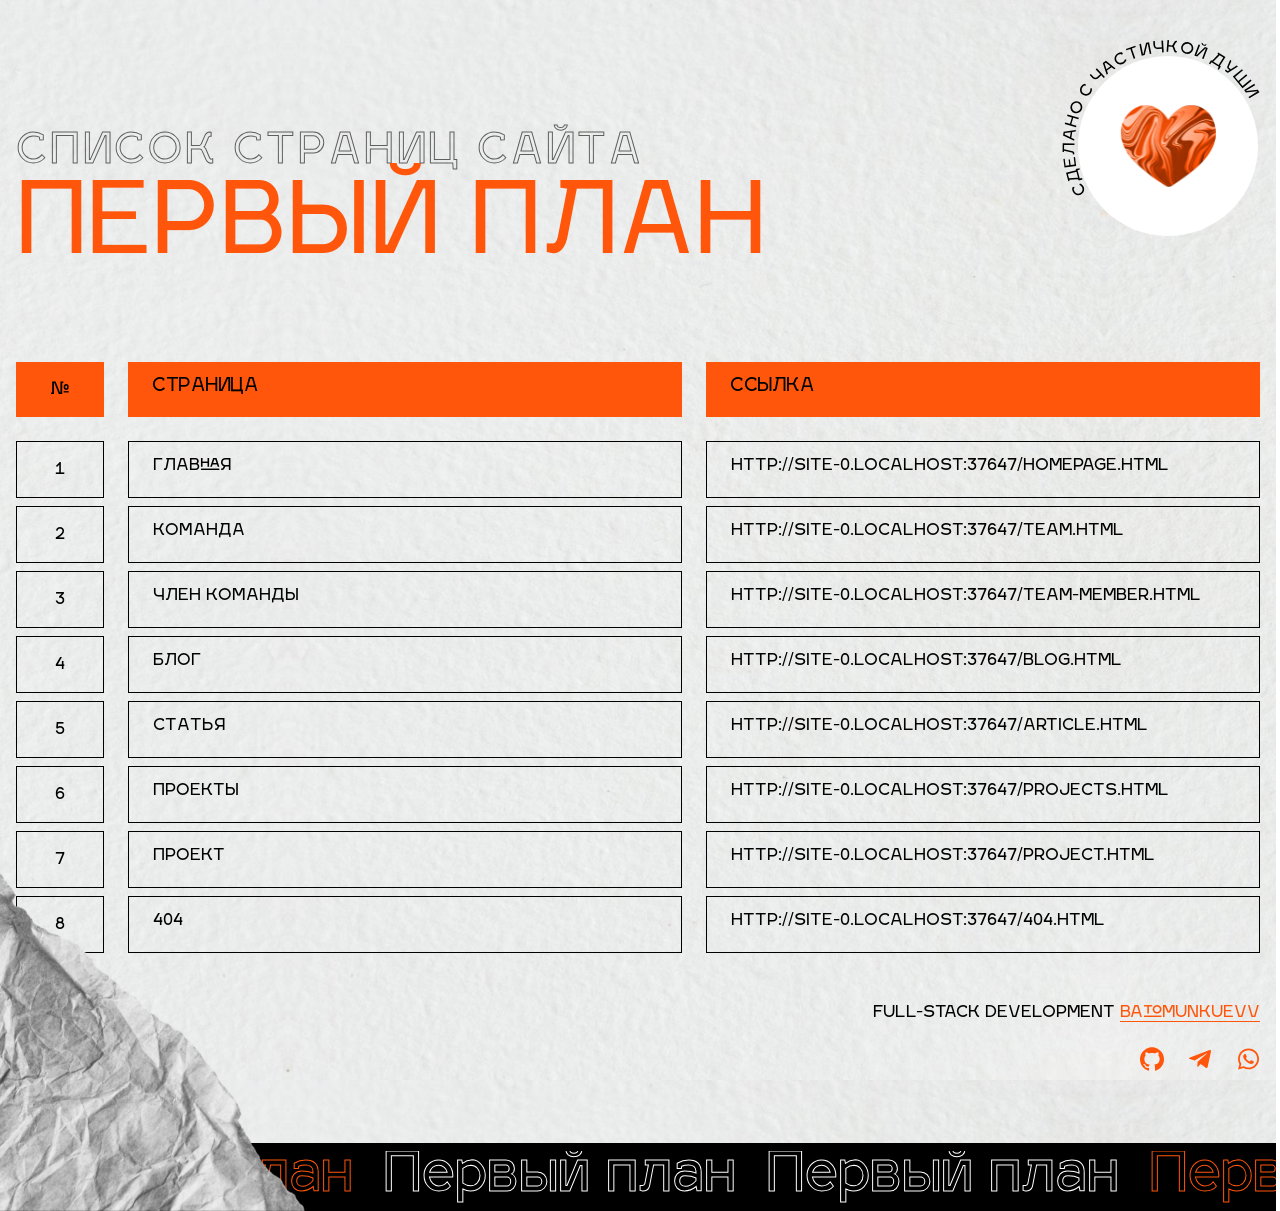
<file: index.html>
<!DOCTYPE html>
<html lang="ru">

<head>
  <meta charset="UTF-8" />
  <meta name="viewport" content="width=device-width, initial-scale=1.0" />
  <title>Список страниц сайта — Первый план</title>
  <link rel="stylesheet" href="./project-table/css/libs/swiper-bundle.min.css" />
  <link rel="stylesheet" href="./project-table/css/style.min.css" />
</head>

<body>
  <div class="wrapper">
    <main class="page">
      <section class="project-page">
        <div class="left-panel">
          <div class="left-panel__item">Pages</div>
          <div class="left-panel__item">Pages</div>
          <div class="left-panel__item">Pages</div>
          <div class="left-panel__item">Pages</div>
          <div class="left-panel__item">Pages</div>
          <div class="left-panel__item">Pages</div>
        </div>
        <div class="project-page__wrapper">
          <div class="container">
            <div class="project-page__slogan">
              <div class="project-page__slogan-body">
                <div class="project-page__slogan-icon">
                  <img width="96" height="83" src="./project-table/images/heart.svg" alt="Heart" title="Heart" />
                </div>
              </div>
            </div>
            <p class="project-page__subtitle">Список страниц сайта</p>
            <h2 class="project-page__title">Первый план</h2>
            <div class="project-page__table project-table">
              <div class="project-table__row project-table__row--header">
                <div class="project-table__cell project-table__cell--number project-table__cell--head">№</div>
                <div class="project-table__cell project-table__cell--head">Страница</div>
                <div class="project-table__cell project-table__cell--head">Ссылка</div>
              </div>
            </div>
            <p class="project-page__author">
              Full-stack development <a href="https://freelance.ru/batomunkuevv" target="_blank">batomunkuevv</a>
            </p>
            <ul class="project-page__socials">
              <li class="project-page__socials-item">
                <a href="https://github.com/Batomunkuevv" target="_blank" class="project-page__socials-link">
                  <svg width="24" height="24" viewBox="0 0 24 24" fill="none" xmlns="http://www.w3.org/2000/svg">
                    <path d="M22.3901 6.27324C21.3171 4.43567 19.8615 2.98086 18.0231 1.90849C16.1844 0.836064 14.1771 0.299988 11.9998 0.299988C9.82276 0.299988 7.81481 0.836228 5.97651 1.90849C4.13794 2.98081 2.68245 4.43567 1.60938 6.27324C0.536478 8.11075 0 10.1173 0 12.2929C0 14.9063 0.762879 17.2563 2.28902 19.3436C3.815 21.431 5.78634 22.8754 8.20287 23.677C8.48416 23.7292 8.69239 23.6925 8.82778 23.5678C8.96323 23.443 9.03087 23.2867 9.03087 23.0995C9.03087 23.0683 9.02819 22.7873 9.02299 22.2563C9.01763 21.7252 9.01511 21.2619 9.01511 20.8666L8.65573 20.9288C8.42659 20.9707 8.13753 20.9885 7.78854 20.9835C7.43972 20.9786 7.07759 20.9421 6.70267 20.8741C6.32758 20.8068 5.9787 20.6507 5.65576 20.406C5.33299 20.1613 5.10385 19.8411 4.9684 19.4458L4.81216 19.0864C4.70802 18.8472 4.54406 18.5814 4.32006 18.2901C4.09607 17.9985 3.86956 17.8008 3.64042 17.6967L3.53103 17.6185C3.45813 17.5665 3.39049 17.5037 3.32794 17.4309C3.26544 17.3581 3.21865 17.2853 3.1874 17.2123C3.1561 17.1393 3.18204 17.0794 3.2655 17.0324C3.34895 16.9854 3.49978 16.9626 3.71863 16.9626L4.031 17.0093C4.23934 17.051 4.49705 17.1756 4.80444 17.384C5.11167 17.5922 5.36423 17.8628 5.56218 18.1958C5.80188 18.6227 6.09067 18.9481 6.42937 19.1719C6.76779 19.3958 7.10901 19.5076 7.45269 19.5076C7.79636 19.5076 8.0932 19.4815 8.3433 19.4297C8.59312 19.3777 8.82751 19.2994 9.04636 19.1954C9.1401 18.4975 9.39535 17.9615 9.81187 17.5867C9.2182 17.5244 8.68446 17.4305 8.21037 17.3056C7.73655 17.1806 7.24692 16.9776 6.7418 16.6963C6.2364 16.4153 5.81715 16.0664 5.48392 15.6502C5.15064 15.2337 4.87712 14.687 4.66374 14.0104C4.45026 13.3336 4.34349 12.5529 4.34349 11.668C4.34349 10.4081 4.75503 9.33595 5.57794 8.45096C5.19245 7.50374 5.22884 6.44187 5.68723 5.26546C5.98931 5.17166 6.4373 5.24205 7.03097 5.47621C7.62474 5.71047 8.05949 5.91115 8.33563 6.07754C8.61178 6.24387 8.83304 6.38482 8.99973 6.49913C9.96866 6.22855 10.9686 6.09323 11.9997 6.09323C13.0308 6.09323 14.031 6.22855 14.9999 6.49913L15.5937 6.12452C15.9997 5.87456 16.4791 5.64549 17.0309 5.43726C17.5829 5.22915 18.0051 5.17182 18.2969 5.26563C18.7655 6.44209 18.8072 7.5039 18.4216 8.45113C19.2445 9.33611 19.6562 10.4085 19.6562 11.6682C19.6562 12.5531 19.549 13.3363 19.3359 14.0183C19.1224 14.7004 18.8466 15.2466 18.5081 15.658C18.1693 16.0694 17.7474 16.4155 17.2423 16.6965C16.737 16.9776 16.2473 17.1805 15.7734 17.3056C15.2994 17.4306 14.7657 17.5246 14.172 17.587C14.7134 18.0553 14.9842 18.7945 14.9842 19.8043V23.0991C14.9842 23.2862 15.0494 23.4425 15.1797 23.5674C15.3099 23.692 15.5155 23.7287 15.7968 23.6765C18.2137 22.875 20.185 21.4306 21.7109 19.3431C23.2367 17.2559 23.9998 14.9059 23.9998 12.2925C23.9993 10.1172 23.4625 8.11075 22.3901 6.27324Z" fill="currentColor" />
                  </svg>
                </a>
              </li>
              <li class="project-page__socials-item">
                <a href="https://t.me/batomunkuevv" target="_blank" class="project-page__socials-link">
                  <svg width="24" height="24" viewBox="0 0 24 24" fill="none" xmlns="http://www.w3.org/2000/svg">
                    <path d="M9.63262 14.8632L9.2687 19.8888C9.78938 19.8888 10.0149 19.6692 10.2853 19.4055L12.7264 17.115L17.7847 20.7519C18.7124 21.2595 19.366 20.9922 19.6163 19.914L22.9365 4.63926L22.9374 4.63836C23.2317 3.29196 22.4415 2.76547 21.5377 3.09576L2.02135 10.4316C0.689406 10.9392 0.709573 11.6682 1.79493 11.9985L6.78447 13.5222L18.3742 6.40235C18.9196 6.04775 19.4155 6.24395 19.0076 6.59855L9.63262 14.8632Z" fill="currentColor" />
                  </svg>
                </a>
              </li>
              <li class="project-page__socials-item">
                <a href="https://wa.me/79960251002?text=%D0%94%D0%BE%D0%B1%D1%80%D1%8B%D0%B9%20%D0%B4%D0%B5%D0%BD%D1%8C!" target="_blank" class="project-page__socials-link">
                  <svg width="24" height="24" viewBox="0 0 24 24" fill="none" xmlns="http://www.w3.org/2000/svg">
                    <path d="M19.8547 4.55156C17.8906 2.58281 15.275 1.5 12.4953 1.5C6.75781 1.5 2.08906 6.16875 2.08906 11.9062C2.08906 13.7391 2.56719 15.5297 3.47656 17.1094L2 22.5L7.51719 21.0516C9.03594 21.8813 10.7469 22.3172 12.4906 22.3172H12.4953C18.2281 22.3172 23 17.6484 23 11.9109C23 9.13125 21.8188 6.52031 19.8547 4.55156ZM12.4953 20.5641C10.9391 20.5641 9.41562 20.1469 8.08906 19.3594L7.775 19.1719L4.50313 20.0297L5.375 16.8375L5.16875 16.5094C4.30156 15.1313 3.84688 13.5422 3.84688 11.9062C3.84688 7.13906 7.72812 3.25781 12.5 3.25781C14.8109 3.25781 16.9812 4.15781 18.6125 5.79375C20.2437 7.42969 21.2469 9.6 21.2422 11.9109C21.2422 16.6828 17.2625 20.5641 12.4953 20.5641ZM17.2391 14.0859C16.9813 13.9547 15.7016 13.3266 15.4625 13.2422C15.2234 13.1531 15.05 13.1109 14.8766 13.3734C14.7031 13.6359 14.2063 14.2172 14.0516 14.3953C13.9016 14.5688 13.7469 14.5922 13.4891 14.4609C11.9609 13.6969 10.9578 13.0969 9.95 11.3672C9.68281 10.9078 10.2172 10.9406 10.7141 9.94687C10.7984 9.77344 10.7562 9.62344 10.6906 9.49219C10.625 9.36094 10.1047 8.08125 9.88906 7.56094C9.67813 7.05469 9.4625 7.125 9.30313 7.11563C9.15313 7.10625 8.97969 7.10625 8.80625 7.10625C8.63281 7.10625 8.35156 7.17188 8.1125 7.42969C7.87344 7.69219 7.20312 8.32031 7.20312 9.6C7.20312 10.8797 8.13594 12.1172 8.2625 12.2906C8.39375 12.4641 10.0953 15.0891 12.7062 16.2188C14.3562 16.9312 15.0031 16.9922 15.8281 16.8703C16.3297 16.7953 17.3656 16.2422 17.5812 15.6328C17.7969 15.0234 17.7969 14.5031 17.7313 14.3953C17.6703 14.2781 17.4969 14.2125 17.2391 14.0859Z" fill="currentColor" />
                  </svg>
                </a>
              </li>
            </ul>
          </div>
        </div>
        <div class="running-line">
          <div class="running-line__body swiper">
            <div class="running-line__wrapper swiper-wrapper">
              <div class="running-line__slide swiper-slide">Первый план</div>
              <div class="running-line__slide swiper-slide">Первый план</div>
              <div class="running-line__slide running-line__slide--colored swiper-slide">Первый план</div>
              <div class="running-line__slide swiper-slide">Первый план</div>
              <div class="running-line__slide swiper-slide">Первый план</div>
              <div class="running-line__slide running-line__slide--colored swiper-slide">Первый план</div>
              <div class="running-line__slide swiper-slide">Первый план</div>
              <div class="running-line__slide swiper-slide">Первый план</div>
              <div class="running-line__slide running-line__slide--colored swiper-slide">Первый план</div>
              <div class="running-line__slide swiper-slide">Первый план</div>
              <div class="running-line__slide swiper-slide">Первый план</div>
              <div class="running-line__slide running-line__slide--colored swiper-slide">Первый план</div>
            </div>
          </div>
        </div>
      </section>
    </main>
  </div>
  <script src="./project-table/js/libs/swiper-bundle.min.js"></script>
  <script src="./project-table/js/script.js"></script>
</body>

</html>
</file>
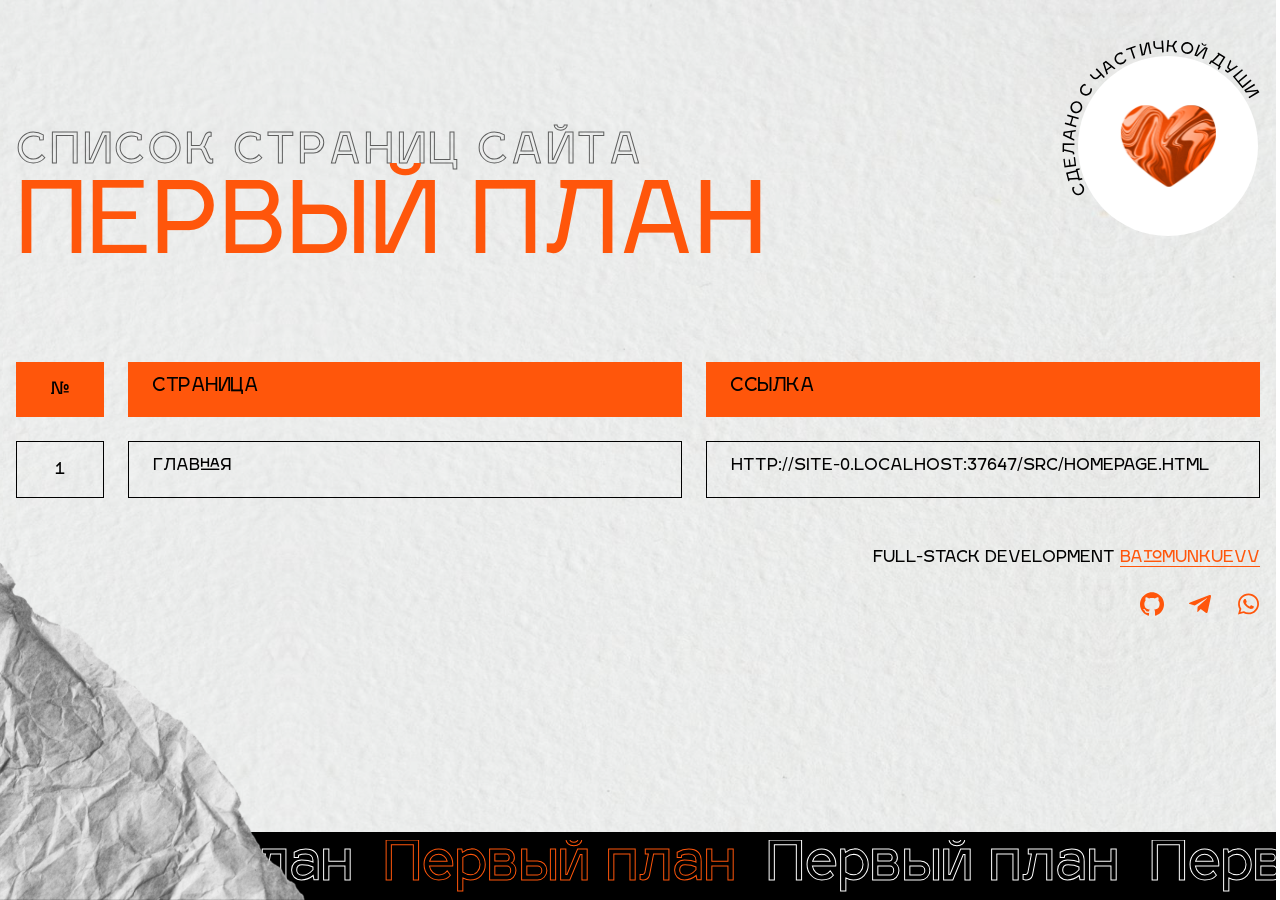
<file: src/index.html>
<!DOCTYPE html>
<html lang="ru">
    <head>
        <meta charset="UTF-8" />
        <meta name="viewport" content="width=device-width, initial-scale=1.0" />
        <title>Список страниц сайта — Первый план</title>
        <link rel="stylesheet" href="./project-table/css/libs/swiper-bundle.min.css" />
        <link rel="stylesheet" href="./project-table/css/style.min.css" />
    </head>
    <body>
        <div class="wrapper">
            <main class="page">
                <section class="project-page">
                    <div class="left-panel">
                        <div class="left-panel__item">Pages</div>
                        <div class="left-panel__item">Pages</div>
                        <div class="left-panel__item">Pages</div>
                        <div class="left-panel__item">Pages</div>
                        <div class="left-panel__item">Pages</div>
                        <div class="left-panel__item">Pages</div>
                    </div>
                    <div class="project-page__wrapper">
                        <div class="container">
                            <div class="project-page__slogan">
                                <div class="project-page__slogan-body">
                                    <div class="project-page__slogan-icon">
                                        <img width="96" height="83" src="./project-table/images/heart.svg" alt="Heart" title="Heart" />
                                    </div>
                                </div>
                            </div>
                            <p class="project-page__subtitle">Список страниц сайта</p>
                            <h2 class="project-page__title">Первый план</h2>
                            <div class="project-page__table project-table">
                                <div class="project-table__row project-table__row--header">
                                    <div class="project-table__cell project-table__cell--number project-table__cell--head">№</div>
                                    <div class="project-table__cell project-table__cell--head">Страница</div>
                                    <div class="project-table__cell project-table__cell--head">Ссылка</div>
                                </div>
                            </div>
                            <p class="project-page__author">
                                Full-stack development <a href="https://freelance.ru/batomunkuevv" target="_blank">batomunkuevv</a>
                            </p>
                            <ul class="project-page__socials">
                                <li class="project-page__socials-item">
                                    <a href="https://github.com/Batomunkuevv" target="_blank" class="project-page__socials-link">
                                        <svg width="24" height="24" viewBox="0 0 24 24" fill="none" xmlns="http://www.w3.org/2000/svg">
                                            <path
                                                d="M22.3901 6.27324C21.3171 4.43567 19.8615 2.98086 18.0231 1.90849C16.1844 0.836064 14.1771 0.299988 11.9998 0.299988C9.82276 0.299988 7.81481 0.836228 5.97651 1.90849C4.13794 2.98081 2.68245 4.43567 1.60938 6.27324C0.536478 8.11075 0 10.1173 0 12.2929C0 14.9063 0.762879 17.2563 2.28902 19.3436C3.815 21.431 5.78634 22.8754 8.20287 23.677C8.48416 23.7292 8.69239 23.6925 8.82778 23.5678C8.96323 23.443 9.03087 23.2867 9.03087 23.0995C9.03087 23.0683 9.02819 22.7873 9.02299 22.2563C9.01763 21.7252 9.01511 21.2619 9.01511 20.8666L8.65573 20.9288C8.42659 20.9707 8.13753 20.9885 7.78854 20.9835C7.43972 20.9786 7.07759 20.9421 6.70267 20.8741C6.32758 20.8068 5.9787 20.6507 5.65576 20.406C5.33299 20.1613 5.10385 19.8411 4.9684 19.4458L4.81216 19.0864C4.70802 18.8472 4.54406 18.5814 4.32006 18.2901C4.09607 17.9985 3.86956 17.8008 3.64042 17.6967L3.53103 17.6185C3.45813 17.5665 3.39049 17.5037 3.32794 17.4309C3.26544 17.3581 3.21865 17.2853 3.1874 17.2123C3.1561 17.1393 3.18204 17.0794 3.2655 17.0324C3.34895 16.9854 3.49978 16.9626 3.71863 16.9626L4.031 17.0093C4.23934 17.051 4.49705 17.1756 4.80444 17.384C5.11167 17.5922 5.36423 17.8628 5.56218 18.1958C5.80188 18.6227 6.09067 18.9481 6.42937 19.1719C6.76779 19.3958 7.10901 19.5076 7.45269 19.5076C7.79636 19.5076 8.0932 19.4815 8.3433 19.4297C8.59312 19.3777 8.82751 19.2994 9.04636 19.1954C9.1401 18.4975 9.39535 17.9615 9.81187 17.5867C9.2182 17.5244 8.68446 17.4305 8.21037 17.3056C7.73655 17.1806 7.24692 16.9776 6.7418 16.6963C6.2364 16.4153 5.81715 16.0664 5.48392 15.6502C5.15064 15.2337 4.87712 14.687 4.66374 14.0104C4.45026 13.3336 4.34349 12.5529 4.34349 11.668C4.34349 10.4081 4.75503 9.33595 5.57794 8.45096C5.19245 7.50374 5.22884 6.44187 5.68723 5.26546C5.98931 5.17166 6.4373 5.24205 7.03097 5.47621C7.62474 5.71047 8.05949 5.91115 8.33563 6.07754C8.61178 6.24387 8.83304 6.38482 8.99973 6.49913C9.96866 6.22855 10.9686 6.09323 11.9997 6.09323C13.0308 6.09323 14.031 6.22855 14.9999 6.49913L15.5937 6.12452C15.9997 5.87456 16.4791 5.64549 17.0309 5.43726C17.5829 5.22915 18.0051 5.17182 18.2969 5.26563C18.7655 6.44209 18.8072 7.5039 18.4216 8.45113C19.2445 9.33611 19.6562 10.4085 19.6562 11.6682C19.6562 12.5531 19.549 13.3363 19.3359 14.0183C19.1224 14.7004 18.8466 15.2466 18.5081 15.658C18.1693 16.0694 17.7474 16.4155 17.2423 16.6965C16.737 16.9776 16.2473 17.1805 15.7734 17.3056C15.2994 17.4306 14.7657 17.5246 14.172 17.587C14.7134 18.0553 14.9842 18.7945 14.9842 19.8043V23.0991C14.9842 23.2862 15.0494 23.4425 15.1797 23.5674C15.3099 23.692 15.5155 23.7287 15.7968 23.6765C18.2137 22.875 20.185 21.4306 21.7109 19.3431C23.2367 17.2559 23.9998 14.9059 23.9998 12.2925C23.9993 10.1172 23.4625 8.11075 22.3901 6.27324Z"
                                                fill="currentColor"
                                            />
                                        </svg>
                                    </a>
                                </li>
                                <li class="project-page__socials-item">
                                    <a href="https://t.me/batomunkuevv" target="_blank" class="project-page__socials-link">
                                        <svg width="24" height="24" viewBox="0 0 24 24" fill="none" xmlns="http://www.w3.org/2000/svg">
                                            <path
                                                d="M9.63262 14.8632L9.2687 19.8888C9.78938 19.8888 10.0149 19.6692 10.2853 19.4055L12.7264 17.115L17.7847 20.7519C18.7124 21.2595 19.366 20.9922 19.6163 19.914L22.9365 4.63926L22.9374 4.63836C23.2317 3.29196 22.4415 2.76547 21.5377 3.09576L2.02135 10.4316C0.689406 10.9392 0.709573 11.6682 1.79493 11.9985L6.78447 13.5222L18.3742 6.40235C18.9196 6.04775 19.4155 6.24395 19.0076 6.59855L9.63262 14.8632Z"
                                                fill="currentColor"
                                            />
                                        </svg>
                                    </a>
                                </li>
                                <li class="project-page__socials-item">
                                    <a
                                        href="https://wa.me/79960251002?text=%D0%94%D0%BE%D0%B1%D1%80%D1%8B%D0%B9%20%D0%B4%D0%B5%D0%BD%D1%8C!"
                                        target="_blank"
                                        class="project-page__socials-link"
                                    >
                                        <svg width="24" height="24" viewBox="0 0 24 24" fill="none" xmlns="http://www.w3.org/2000/svg">
                                            <path
                                                d="M19.8547 4.55156C17.8906 2.58281 15.275 1.5 12.4953 1.5C6.75781 1.5 2.08906 6.16875 2.08906 11.9062C2.08906 13.7391 2.56719 15.5297 3.47656 17.1094L2 22.5L7.51719 21.0516C9.03594 21.8813 10.7469 22.3172 12.4906 22.3172H12.4953C18.2281 22.3172 23 17.6484 23 11.9109C23 9.13125 21.8188 6.52031 19.8547 4.55156ZM12.4953 20.5641C10.9391 20.5641 9.41562 20.1469 8.08906 19.3594L7.775 19.1719L4.50313 20.0297L5.375 16.8375L5.16875 16.5094C4.30156 15.1313 3.84688 13.5422 3.84688 11.9062C3.84688 7.13906 7.72812 3.25781 12.5 3.25781C14.8109 3.25781 16.9812 4.15781 18.6125 5.79375C20.2437 7.42969 21.2469 9.6 21.2422 11.9109C21.2422 16.6828 17.2625 20.5641 12.4953 20.5641ZM17.2391 14.0859C16.9813 13.9547 15.7016 13.3266 15.4625 13.2422C15.2234 13.1531 15.05 13.1109 14.8766 13.3734C14.7031 13.6359 14.2063 14.2172 14.0516 14.3953C13.9016 14.5688 13.7469 14.5922 13.4891 14.4609C11.9609 13.6969 10.9578 13.0969 9.95 11.3672C9.68281 10.9078 10.2172 10.9406 10.7141 9.94687C10.7984 9.77344 10.7562 9.62344 10.6906 9.49219C10.625 9.36094 10.1047 8.08125 9.88906 7.56094C9.67813 7.05469 9.4625 7.125 9.30313 7.11563C9.15313 7.10625 8.97969 7.10625 8.80625 7.10625C8.63281 7.10625 8.35156 7.17188 8.1125 7.42969C7.87344 7.69219 7.20312 8.32031 7.20312 9.6C7.20312 10.8797 8.13594 12.1172 8.2625 12.2906C8.39375 12.4641 10.0953 15.0891 12.7062 16.2188C14.3562 16.9312 15.0031 16.9922 15.8281 16.8703C16.3297 16.7953 17.3656 16.2422 17.5812 15.6328C17.7969 15.0234 17.7969 14.5031 17.7313 14.3953C17.6703 14.2781 17.4969 14.2125 17.2391 14.0859Z"
                                                fill="currentColor"
                                            />
                                        </svg>
                                    </a>
                                </li>
                            </ul>
                        </div>
                    </div>
                    <div class="running-line">
                        <div class="running-line__body swiper">
                            <div class="running-line__wrapper swiper-wrapper">
                                <div class="running-line__slide swiper-slide">Первый план</div>
                                <div class="running-line__slide swiper-slide">Первый план</div>
                                <div class="running-line__slide running-line__slide--colored swiper-slide">Первый план</div>
                                <div class="running-line__slide swiper-slide">Первый план</div>
                                <div class="running-line__slide swiper-slide">Первый план</div>
                                <div class="running-line__slide running-line__slide--colored swiper-slide">Первый план</div>
                                <div class="running-line__slide swiper-slide">Первый план</div>
                                <div class="running-line__slide swiper-slide">Первый план</div>
                                <div class="running-line__slide running-line__slide--colored swiper-slide">Первый план</div>
                                <div class="running-line__slide swiper-slide">Первый план</div>
                                <div class="running-line__slide swiper-slide">Первый план</div>
                                <div class="running-line__slide running-line__slide--colored swiper-slide">Первый план</div>
                            </div>
                        </div>
                    </div>
                </section>
            </main>
        </div>
        <script src="./project-table/js/libs/swiper-bundle.min.js"></script>
        <script src="./project-table/js/script.js"></script>
    </body>
</html>
</file>
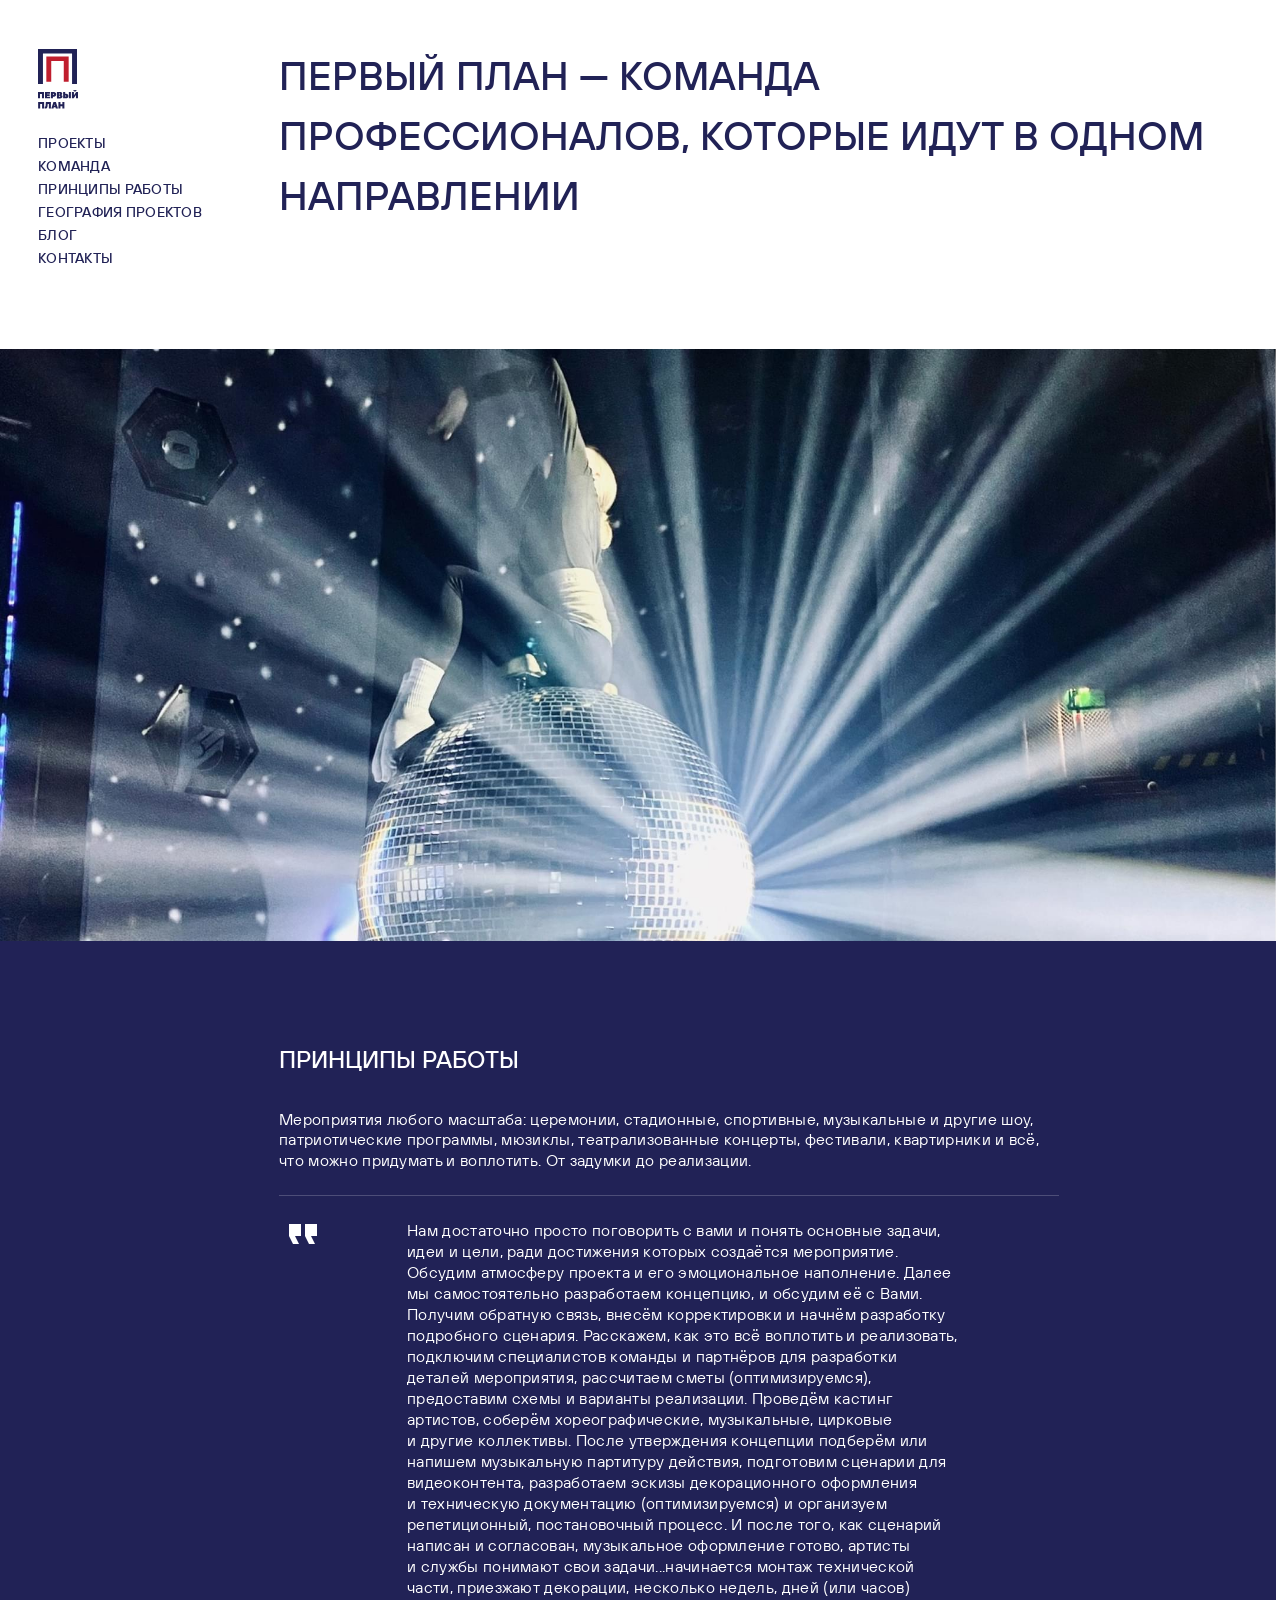
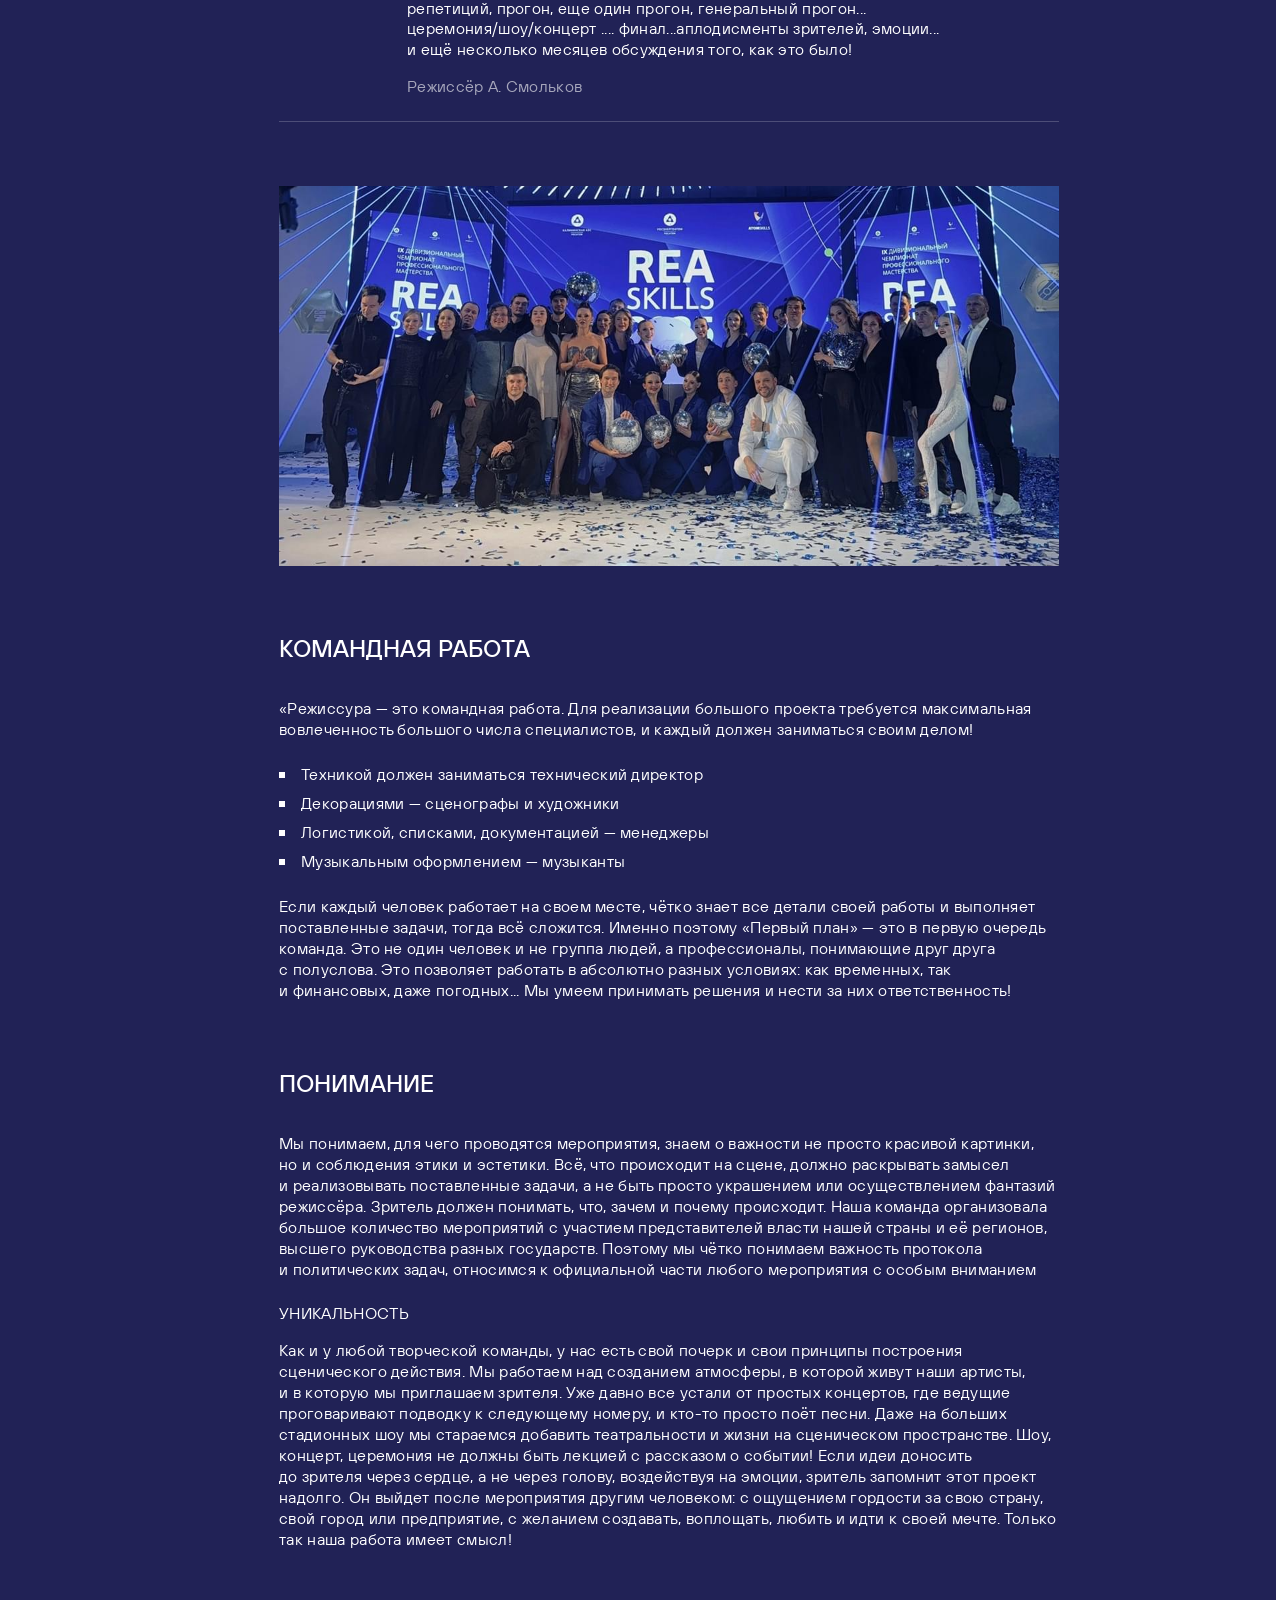
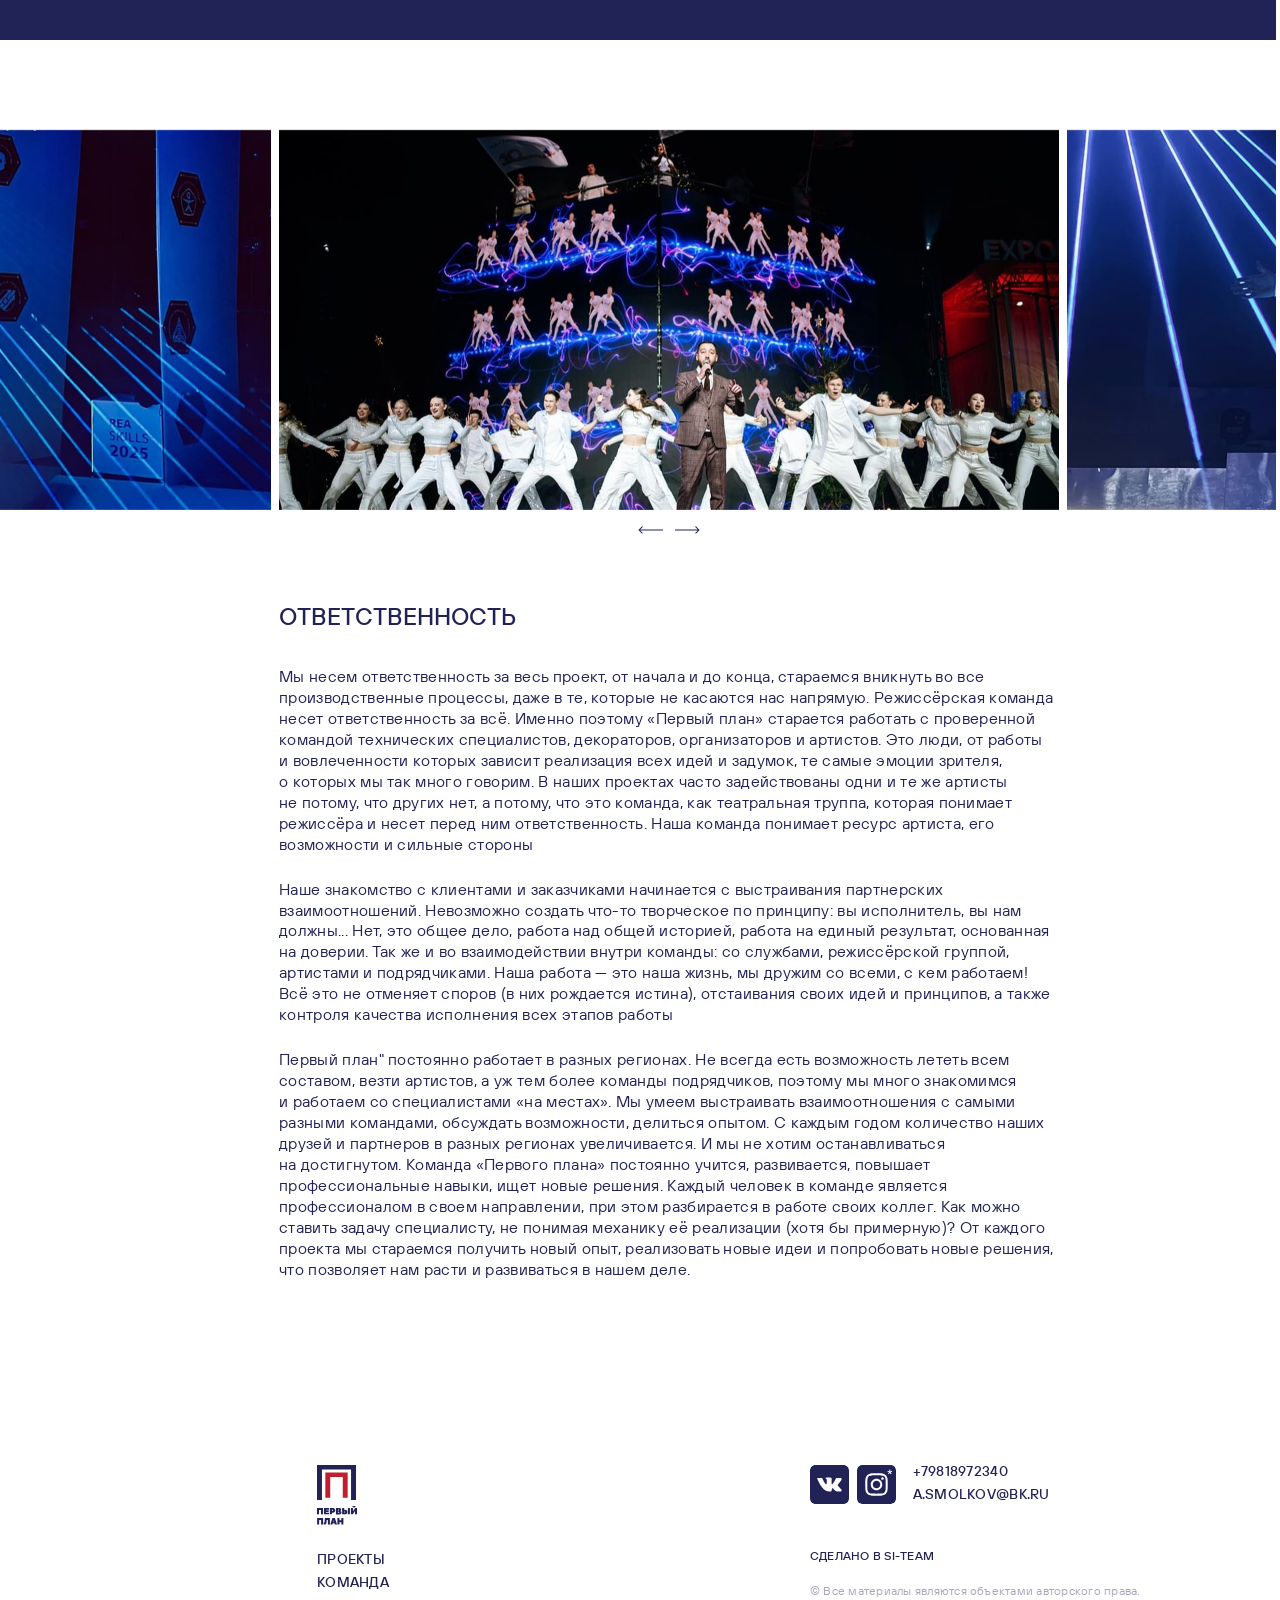
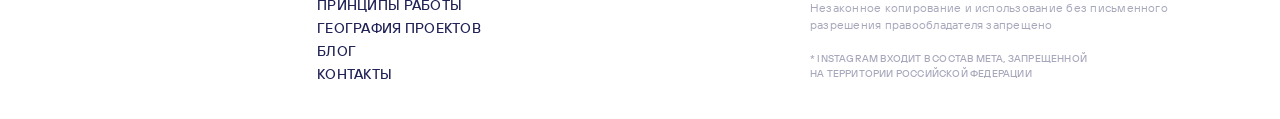
<file: article.html>
<!DOCTYPE html>
<html lang="ru">

<head>
  <meta charset="UTF-8" />
  <meta name="viewport" content="width=device-width, initial-scale=1" />
  <title>Первый план</title>

  <link rel="stylesheet" href="css/main.min.css" />

  <link rel="stylesheet" href="css/swiper-bundle.min.css" />

</head>

<body>
  <div class="site-wrapper">
    <header class="site-header site-header--static">
      <div class="site-header__overlay"></div>
      <div class="site-header__container container">
        <div class="site-header__body">
          <a href="/homepage.html" class="site-header__logo logo">
            <div class="logo__ibg ibg">
              <img class="logo__image logo__image--white" src="images/logo-white.svg" alt="Логотип Первый План" title="Логотип Первый План" />
              <img class="logo__image" src="images/logo.svg" alt="Логотип Первый План" title="Логотип Первый План" />
            </div>
          </a>
          <nav class="site-header__menu menu">
            <ul class="menu__list">
              <li class="menu__item">
                <a href="/projects.html" class="menu__link menu__link--header link link--m">проекты</a>
              </li>
              <li class="menu__item">
                <a href="/team.html" class="menu__link menu__link--header link link--m">команда</a>
              </li>
              <li class="menu__item">
                <a href="/homepage.html#principles" class="menu__link menu__link--header link link--m">принципы работы</a>
              </li>
              <li class="menu__item">
                <a href="/homepage.html#geography" class="menu__link menu__link--header link link--m">география проектов</a>
              </li>
              <li class="menu__item">
                <a href="/blog.html" class="menu__link menu__link--header link link--m">блог</a>
              </li>
              <li class="menu__item">
                <a data-anchor href="#contacts" class="menu__link menu__link--header link link--m">контакты</a>
              </li>
            </ul>
          </nav>
          <button type="buttons" class="site-header__burger burger">
            <div class="burger__line"></div>
          </button>
        </div>
      </div>
    </header>

    <main class="site-page site-page--article">
      <article class="article">
        <header class="article__header">
          <div class="container">
            <div class="space-for-header">
              <h1 class="article__title h1">Первый план&nbsp;&mdash; команда профессионалов, которые идут в&nbsp;одном направлении</h1>
            </div>
          </div>
          <div class="article__image">
            <div class="article__image-ibg ibg">
              <picture>
                <source srcset="images/article/header-image-mobile.jpg" media="(max-width: 479px)" />
                <img src="images/article/header-image.jpg" alt="Image" title="Image" />
              </picture>
            </div>
          </div>
        </header>

        <div class="article__content">
          <div class="article-block article-block--blue">
            <div class="container">
              <div class="article-block__content">
                <h2>Принципы работы</h2>
                <p>
                  Мероприятия любого масштаба: церемонии, стадионные, спортивные, музыкальные и&nbsp;другие шоу, патриотические программы, мюзиклы,
                  театрализованные концерты, фестивали, квартирники и&nbsp;всё, что можно придумать и&nbsp;воплотить. От&nbsp;задумки до&nbsp;реализации.
                </p>
                <figure class="quote">
                  <blockquote class="quote__content">
                    <p>
                      Нам достаточно просто поговорить с&nbsp;вами и&nbsp;понять основные задачи, идеи и&nbsp;цели, ради достижения которых создаётся
                      мероприятие. Обсудим атмосферу проекта и&nbsp;его эмоциональное наполнение. Далее мы&nbsp;самостоятельно разработаем концепцию,
                      и&nbsp;обсудим её&nbsp;с&nbsp;Вами. Получим обратную связь, внесём корректировки и&nbsp;начнём разработку подробного сценария.
                      Расскажем, как это всё воплотить и&nbsp;реализовать, подключим специалистов команды и&nbsp;партнёров для разработки деталей мероприятия,
                      рассчитаем сметы (оптимизируемся), предоставим схемы и&nbsp;варианты реализации. Проведём кастинг артистов, соберём хореографические,
                      музыкальные, цирковые и&nbsp;другие коллективы. После утверждения концепции подберём или напишем музыкальную партитуру действия,
                      подготовим сценарии для видеоконтента, разработаем эскизы декорационного оформления и&nbsp;техническую документацию (оптимизируемся)
                      и&nbsp;организуем репетиционный, постановочный процесс. И&nbsp;после того, как сценарий написан и&nbsp;согласован, музыкальное
                      оформление готово, артисты и&nbsp;службы понимают свои задачи...начинается монтаж технической части, приезжают декорации, несколько
                      недель, дней (или часов) репетиций, прогон, еще один прогон, генеральный прогон... церемония/шоу/концерт .... финал...аплодисменты
                      зрителей, эмоции... и&nbsp;ещё несколько месяцев обсуждения того, как это было!
                    </p>
                  </blockquote>
                  <figcaption class="quote__author">Режиссёр А. Смольков</figcaption>
                </figure>
                <figure class="wp-block-image">
                  <picture>
                    <source srcset="images/article/01-mobile.jpg" media="(max-width: 479px)" />
                    <img src="images/article/01.jpg" alt="Image" title="Image" />
                  </picture>
                </figure>
                <h2>Командная работа</h2>
                <p>
                  «Режиссура&nbsp;&mdash; это командная работа. Для реализации большого проекта требуется максимальная вовлеченность большого числа специалистов,
                  и&nbsp;каждый должен заниматься своим делом!
                </p>
                <ul>
                  <li>Техникой должен заниматься технический директор</li>
                  <li>Декорациями&nbsp;&mdash; сценографы и&nbsp;художники</li>
                  <li>Логистикой, списками, документацией&nbsp;&mdash; менеджеры</li>
                  <li>Музыкальным оформлением&nbsp;&mdash; музыканты</li>
                </ul>
                <p>
                  Если каждый человек работает на&nbsp;своем месте, чётко знает все детали своей работы и&nbsp;выполняет поставленные задачи, тогда всё сложится.
                  Именно поэтому &laquo;Первый план&raquo;&nbsp;&mdash; это в&nbsp;первую очередь команда. Это не&nbsp;один человек и&nbsp;не&nbsp;группа людей,
                  а&nbsp;профессионалы, понимающие друг друга с&nbsp;полуслова. Это позволяет работать в&nbsp;абсолютно разных условиях: как временных, так
                  и&nbsp;финансовых, даже погодных... Мы&nbsp;умеем принимать решения и&nbsp;нести за&nbsp;них ответственность!
                </p>
                <h2>Понимание</h2>
                <p>
                  Мы&nbsp;понимаем, для чего проводятся мероприятия, знаем о&nbsp;важности не&nbsp;просто красивой картинки, но&nbsp;и&nbsp;соблюдения этики
                  и&nbsp;эстетики. Всё, что происходит на&nbsp;сцене, должно раскрывать замысел и&nbsp;реализовывать поставленные задачи, а&nbsp;не&nbsp;быть
                  просто украшением или осуществлением фантазий режиссёра. Зритель должен понимать, что, зачем и&nbsp;почему происходит. Наша команда организовала
                  большое количество мероприятий с&nbsp;участием представителей власти нашей страны и&nbsp;её&nbsp;регионов, высшего руководства разных
                  государств. Поэтому мы&nbsp;чётко понимаем важность протокола и&nbsp;политических задач, относимся к&nbsp;официальной части любого мероприятия
                  с&nbsp;особым вниманием
                </p>
                <h3>Уникальность</h3>
                <p>
                  Как и&nbsp;у&nbsp;любой творческой команды, у&nbsp;нас есть свой почерк и&nbsp;свои принципы построения сценического действия. Мы&nbsp;работаем
                  над созданием атмосферы, в&nbsp;которой живут наши артисты, и&nbsp;в&nbsp;которую мы&nbsp;приглашаем зрителя. Уже давно все устали
                  от&nbsp;простых концертов, где ведущие проговаривают подводку к&nbsp;следующему номеру, и&nbsp;кто-то просто поёт песни. Даже на&nbsp;больших
                  стадионных шоу мы&nbsp;стараемся добавить театральности и&nbsp;жизни на&nbsp;сценическом пространстве. Шоу, концерт, церемония не&nbsp;должны
                  быть лекцией с&nbsp;рассказом о&nbsp;событии! Если идеи доносить до&nbsp;зрителя через сердце, а&nbsp;не&nbsp;через голову, воздействуя
                  на&nbsp;эмоции, зритель запомнит этот проект надолго. Он&nbsp;выйдет после мероприятия другим человеком: с&nbsp;ощущением гордости за&nbsp;свою
                  страну, свой город или предприятие, с&nbsp;желанием создавать, воплощать, любить и&nbsp;идти к&nbsp;своей мечте. Только так наша работа имеет
                  смысл!
                </p>
              </div>
            </div>
          </div>

          <div class="article-block">
            <div class="container">
              <div class="article-block__content">
                <div data-slider="gallery" class="gallery swiper">
                  <div class="gallery__wrapper swiper-wrapper">
                    <div class="gallery__slide swiper-slide">
                      <div class="gallery__slide-ibg ibg">
                        <img src="images/article/02.jpg" alt="Image" title="Image" />
                      </div>
                    </div>
                    <div class="gallery__slide swiper-slide">
                      <div class="gallery__slide-ibg ibg">
                        <img src="images/article/03.jpg" alt="Image" title="Image" />
                      </div>
                    </div>
                    <div class="gallery__slide swiper-slide">
                      <div class="gallery__slide-ibg ibg">
                        <img src="images/article/04.jpg" alt="Image" title="Image" />
                      </div>
                    </div>
                  </div>
                  <div class="gallery__arrows arrows">
                    <button class="arrows__arrow arrows__arrow--blue arrows__arrow--prev">
                      <svg width="25" height="8" viewBox="0 0 25 8" fill="none" xmlns="http://www.w3.org/2000/svg">
                        <path d="M0.646447 4.35355C0.451184 4.15829 0.451184 3.84171 0.646447 3.64645L3.82843 0.464466C4.02369 0.269204 4.34027 0.269204 4.53553 0.464466C4.7308 0.659728 4.7308 0.976311 4.53553 1.17157L1.70711 4L4.53553 6.82843C4.7308 7.02369 4.7308 7.34027 4.53553 7.53553C4.34027 7.7308 4.02369 7.7308 3.82843 7.53553L0.646447 4.35355ZM25 4.5H1V3.5H25V4.5Z" fill="currentColor" />
                      </svg>
                    </button>
                    <button class="arrows__arrow arrows__arrow--blue arrows__arrow--next">
                      <svg width="25" height="8" viewBox="0 0 25 8" fill="none" xmlns="http://www.w3.org/2000/svg">
                        <path d="M24.3536 4.35355C24.5488 4.15829 24.5488 3.84171 24.3536 3.64645L21.1716 0.464466C20.9763 0.269204 20.6597 0.269204 20.4645 0.464466C20.2692 0.659728 20.2692 0.976311 20.4645 1.17157L23.2929 4L20.4645 6.82843C20.2692 7.02369 20.2692 7.34027 20.4645 7.53553C20.6597 7.7308 20.9763 7.7308 21.1716 7.53553L24.3536 4.35355ZM0 4.5H24V3.5H0V4.5Z" fill="currentColor" />
                      </svg>
                    </button>
                  </div>
                </div>
                <h2>Ответственность</h2>
                <p>
                  Мы&nbsp;несем ответственность за&nbsp;весь проект, от&nbsp;начала и&nbsp;до&nbsp;конца, стараемся вникнуть во&nbsp;все производственные
                  процессы, даже в&nbsp;те, которые не&nbsp;касаются нас напрямую. Режиссёрская команда несет ответственность за&nbsp;всё. Именно поэтому
                  &laquo;Первый план&raquo; старается работать с&nbsp;проверенной командой технических специалистов, декораторов, организаторов и&nbsp;артистов.
                  Это люди, от&nbsp;работы и&nbsp;вовлеченности которых зависит реализация всех идей и&nbsp;задумок, те&nbsp;самые эмоции зрителя, о&nbsp;которых
                  мы&nbsp;так много говорим. В&nbsp;наших проектах часто задействованы одни и&nbsp;те&nbsp;же артисты не&nbsp;потому, что других нет,
                  а&nbsp;потому, что это команда, как театральная труппа, которая понимает режиссёра и&nbsp;несет перед ним ответственность. Наша команда понимает
                  ресурс артиста, его возможности и&nbsp;сильные стороны
                </p>
                <p>
                  Наше знакомство с&nbsp;клиентами и&nbsp;заказчиками начинается с&nbsp;выстраивания партнерских взаимоотношений. Невозможно создать что-то
                  творческое по&nbsp;принципу: вы&nbsp;исполнитель, вы&nbsp;нам должны... Нет, это общее дело, работа над общей историей, работа на&nbsp;единый
                  результат, основанная на&nbsp;доверии. Так&nbsp;же и&nbsp;во&nbsp;взаимодействии внутри команды: со&nbsp;службами, режиссёрской группой,
                  артистами и&nbsp;подрядчиками. Наша работа&nbsp;&mdash; это наша жизнь, мы&nbsp;дружим со&nbsp;всеми, с&nbsp;кем работаем! Всё это
                  не&nbsp;отменяет споров (в&nbsp;них рождается истина), отстаивания своих идей и&nbsp;принципов, а&nbsp;также контроля качества исполнения всех
                  этапов работы
                </p>
                <p>
                  Первый план&quot; постоянно работает в&nbsp;разных регионах. Не&nbsp;всегда есть возможность лететь всем составом, везти артистов,
                  а&nbsp;уж&nbsp;тем более команды подрядчиков, поэтому мы&nbsp;много знакомимся и&nbsp;работаем со&nbsp;специалистами
                  &laquo;на&nbsp;местах&raquo;. Мы&nbsp;умеем выстраивать взаимоотношения с&nbsp;самыми разными командами, обсуждать возможности, делиться опытом.
                  С&nbsp;каждым годом количество наших друзей и&nbsp;партнеров в&nbsp;разных регионах увеличивается. И&nbsp;мы&nbsp;не&nbsp;хотим останавливаться
                  на&nbsp;достигнутом. Команда &laquo;Первого плана&raquo; постоянно учится, развивается, повышает профессиональные навыки, ищет новые решения.
                  Каждый человек в&nbsp;команде является профессионалом в&nbsp;своем направлении, при этом разбирается в&nbsp;работе своих коллег. Как можно
                  ставить задачу специалисту, не&nbsp;понимая механику её&nbsp;реализации (хотя&nbsp;бы примерную)? От&nbsp;каждого проекта мы&nbsp;стараемся
                  получить новый опыт, реализовать новые идеи и&nbsp;попробовать новые решения, что позволяет нам расти и&nbsp;развиваться в&nbsp;нашем деле.
                </p>
              </div>
            </div>
          </div>

        </div>
      </article>
    </main>
    <footer id="contacts" class="site-footer">
      <div class="container">
        <div class="site-footer__body site-footer__body--white space-for-header">
          <div class="site-footer__left">
            <a href="/homepage.html" class="site-footer__logo logo">
              <div class="logo__ibg ibg">
                <img class="logo__image" src="images/logo.svg" alt="Логотип Первый План" title="Логотип Первый План" />
              </div>
            </a>
            <nav class="menu">
              <ul class="menu__list">
                <li class="menu__item">
                  <a href="/projects.html" class="menu__link link link--m">проекты</a>
                </li>
                <li class="menu__item">
                  <a href="/team.html" class="menu__link link link--m">команда</a>
                </li>
                <li class="menu__item">
                  <a href="/homepage.html#principles" class="menu__link link link--m">принципы работы</a>
                </li>
                <li class="menu__item">
                  <a href="/homepage.html#geography" class="menu__link link link--m">география проектов</a>
                </li>
                <li class="menu__item">
                  <a href="/blog.html" class="menu__link link link--m">блог</a>
                </li>
                <li class="menu__item">
                  <a data-anchor href="#contacts" class="menu__link link link--m">контакты</a>
                </li>
              </ul>
            </nav>
          </div>
          <div class="site-footer__right">
            <div class="site-footer__contacts">
              <ul class="site-footer__socials socials">
                <li class="socials__item">
                  <a href="#" class="socials__link">
                    <img data-lozad src="images/placeholder.png" data-src="images/icons/socials/vk-blue.svg" alt="VK" title="VK" />
                  </a>
                </li>
                <li class="socials__item">
                  <a href="#" class="socials__link">
                    <img data-lozad src="images/placeholder.png" data-src="images/icons/socials/instagram-blue.svg" alt="Instagram" title="Instagram" />
                  </a>
                </li>
              </ul>
              <ul class="site-footer__contacts-list">
                <li class="site-footer__contact">
                  <a href="tel:+79818972340" class="site-footer__contact-link link link--blue link--m">+79818972340</a>
                </li>
                <li class="site-footer__contact">
                  <a href="mailto:a.smolkov@bk.ru" class="site-footer__contact-link link link--blue link--m">a.smolkov@bk.ru</a>
                </li>
              </ul>
            </div>
            <a href="https://si-team.ru/" target="_blank" class="site-footer__creator site-footer__creator--desktop link link--blue link--s">сделано в si-team</a>
            <p class="site-footer__copyright site-footer__copyright--blue site-footer__copyright--desktop text text--s">
              &copy;&nbsp;Все материалы являются объектами авторского права.
              <br />
              Незаконное копирование и&nbsp;использование без письменного разрешения правообладателя запрещено
            </p>
            <p class="site-footer__instagram-footnote site-footer__instagram-footnote--blue description">
              * instagram Входит в&nbsp;состав Meta, запрещенной на&nbsp;территории Российской Федерации
            </p>
          </div>
        </div>
        <div class="site-footer__bottom">
          <p class="site-footer__copyright site-footer__copyright--blue site-footer__copyright--mobile text text--s">
            &copy;&nbsp;Все материалы являются объектами авторского права.
            <br />
            Незаконное копирование и&nbsp;использование без письменного разрешения правообладателя запрещено
          </p>
          <a href="https://si-team.ru/" target="_blank" class="site-footer__creator site-footer__creator--mobile link link--s">сделано в si-team</a>
        </div>
      </div>
    </footer>

  </div>
  <script defer src="js/lozad.min.js"></script>
  <script defer src="js/swiper-bundle.min.js"></script>
  <script defer src="js/script.js"></script>
</body>

</html>
</file>
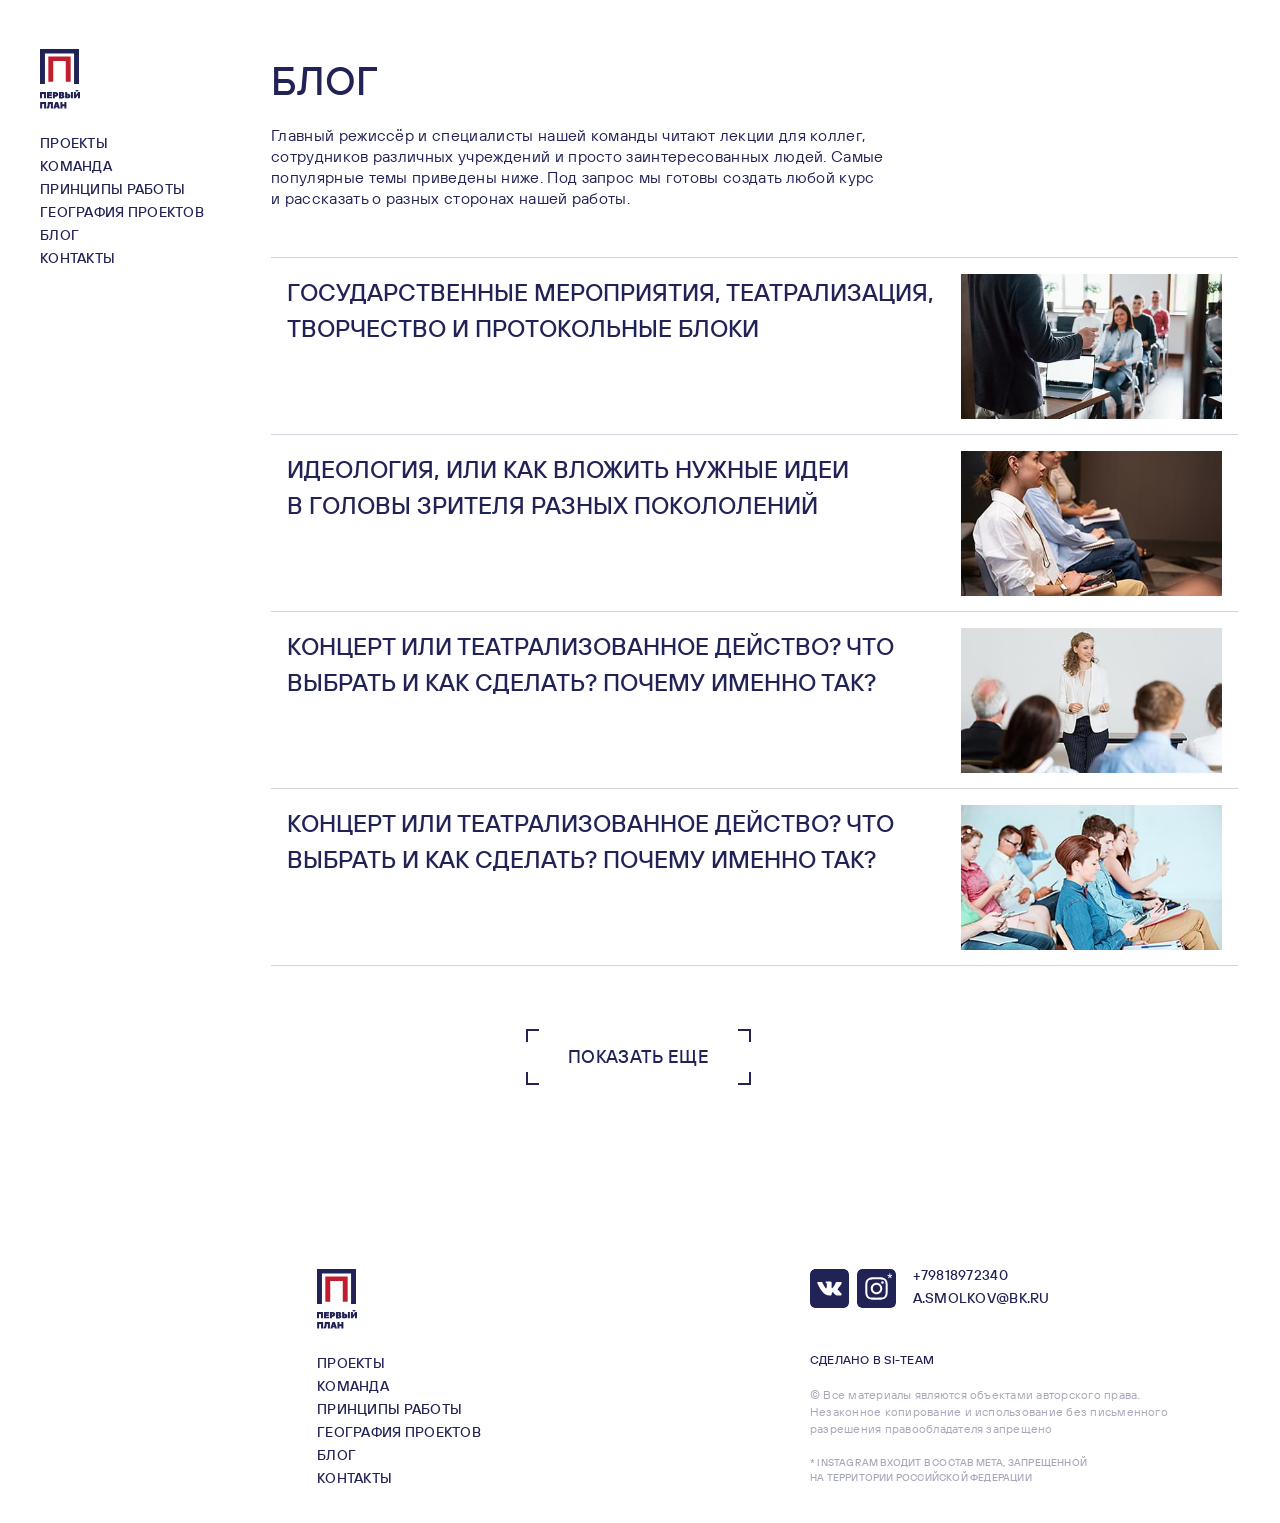
<file: blog.html>
<!DOCTYPE html>
<html lang="ru">

<head>
  <meta charset="UTF-8" />
  <meta name="viewport" content="width=device-width, initial-scale=1" />
  <title>Первый план</title>

  <link rel="stylesheet" href="css/main.min.css" />

</head>

<body>
  <div class="site-wrapper">
    <header class="site-header">
      <div class="site-header__overlay"></div>
      <div class="site-header__container container">
        <div class="site-header__body">
          <a href="/homepage.html" class="site-header__logo logo">
            <div class="logo__ibg ibg">
              <img class="logo__image logo__image--white" src="images/logo-white.svg" alt="Логотип Первый План" title="Логотип Первый План" />
              <img class="logo__image" src="images/logo.svg" alt="Логотип Первый План" title="Логотип Первый План" />
            </div>
          </a>
          <nav class="site-header__menu menu">
            <ul class="menu__list">
              <li class="menu__item">
                <a href="/projects.html" class="menu__link menu__link--header link link--m">проекты</a>
              </li>
              <li class="menu__item">
                <a href="/team.html" class="menu__link menu__link--header link link--m">команда</a>
              </li>
              <li class="menu__item">
                <a href="/homepage.html#principles" class="menu__link menu__link--header link link--m">принципы работы</a>
              </li>
              <li class="menu__item">
                <a href="/homepage.html#geography" class="menu__link menu__link--header link link--m">география проектов</a>
              </li>
              <li class="menu__item">
                <a href="/blog.html" class="menu__link menu__link--header link link--m">блог</a>
              </li>
              <li class="menu__item">
                <a data-anchor href="#contacts" class="menu__link menu__link--header link link--m">контакты</a>
              </li>
            </ul>
          </nav>
          <button type="buttons" class="site-header__burger burger">
            <div class="burger__line"></div>
          </button>
        </div>
      </div>
    </header>

    <main class="site-page site-page--blog">
      <section class="blog">
        <div class="container">
          <div class="space-for-header">
            <h1 class="blog__title h1">БЛОГ</h1>
            <div class="blog__text">
              <p>
                Главный режиссёр и&nbsp;специалисты нашей команды читают лекции для коллег, сотрудников различных учреждений и&nbsp;просто заинтересованных
                людей. Самые популярные темы приведены ниже. Под запрос мы&nbsp;готовы создать любой курс и&nbsp;рассказать о&nbsp;разных сторонах нашей
                работы.
              </p>
            </div>
            <ul class="blog__list">
              <li class="blog__item">
                <article class="article-card">
                  <a href="/article.html" class="article-card__link">
                    <h2 class="article-card__title h3-style">Государственные мероприятия, театрализация, творчество и&nbsp;протокольные блоки</h2>
                    <div class="article-card__image">
                      <div class="article-card__image-ibg ibg">
                        <img src="images/blog/01.jpg" alt="Article image" title="Article image" />
                      </div>
                    </div>
                  </a>
                </article>
              </li>
              <li class="blog__item">
                <article class="article-card">
                  <a href="/article.html" class="article-card__link">
                    <h2 class="article-card__title h3-style">идеология, или как вложить нужные идеи в&nbsp;головы зрителя разных покололений</h2>
                    <div class="article-card__image">
                      <div class="article-card__image-ibg ibg">
                        <img src="images/blog/02.jpg" alt="Article image" title="Article image" />
                      </div>
                    </div>
                  </a>
                </article>
              </li>
              <li class="blog__item">
                <article class="article-card">
                  <a href="/article.html" class="article-card__link">
                    <h2 class="article-card__title h3-style">концерт или театрализованное действо? что выбрать и&nbsp;как сделать? почему именно так?</h2>
                    <div class="article-card__image">
                      <div class="article-card__image-ibg ibg">
                        <img src="images/blog/03.jpg" alt="Article image" title="Article image" />
                      </div>
                    </div>
                  </a>
                </article>
              </li>
              <li class="blog__item">
                <article class="article-card">
                  <a href="/article.html" class="article-card__link">
                    <h2 class="article-card__title h3-style">концерт или театрализованное действо? что выбрать и&nbsp;как сделать? почему именно так?</h2>
                    <div class="article-card__image">
                      <div class="article-card__image-ibg ibg">
                        <img src="images/blog/04.jpg" alt="Article image" title="Article image" />
                      </div>
                    </div>
                  </a>
                </article>
              </li>
            </ul>
            <button type="button" class="blog__more fp-button fp-button--blue">
              <span class="fp-button__angle fp-button__angle--top-left"></span>
              <span class="fp-button__angle fp-button__angle--top-right"></span>
              <span class="fp-button__angle fp-button__angle--bottom-right"></span>
              <span class="fp-button__angle fp-button__angle--bottom-left"></span>
              показать еще
            </button>
          </div>
        </div>
      </section>
    </main>
    <footer id="contacts" class="site-footer">
      <div class="container">
        <div class="site-footer__body site-footer__body--white space-for-header">
          <div class="site-footer__left">
            <a href="/homepage.html" class="site-footer__logo logo">
              <div class="logo__ibg ibg">
                <img class="logo__image" src="images/logo.svg" alt="Логотип Первый План" title="Логотип Первый План" />
              </div>
            </a>
            <nav class="menu">
              <ul class="menu__list">
                <li class="menu__item">
                  <a href="/projects.html" class="menu__link link link--m">проекты</a>
                </li>
                <li class="menu__item">
                  <a href="/team.html" class="menu__link link link--m">команда</a>
                </li>
                <li class="menu__item">
                  <a href="/homepage.html#principles" class="menu__link link link--m">принципы работы</a>
                </li>
                <li class="menu__item">
                  <a href="/homepage.html#geography" class="menu__link link link--m">география проектов</a>
                </li>
                <li class="menu__item">
                  <a href="/blog.html" class="menu__link link link--m">блог</a>
                </li>
                <li class="menu__item">
                  <a data-anchor href="#contacts" class="menu__link link link--m">контакты</a>
                </li>
              </ul>
            </nav>
          </div>
          <div class="site-footer__right">
            <div class="site-footer__contacts">
              <ul class="site-footer__socials socials">
                <li class="socials__item">
                  <a href="#" class="socials__link">
                    <img data-lozad src="images/placeholder.png" data-src="images/icons/socials/vk-blue.svg" alt="VK" title="VK" />
                  </a>
                </li>
                <li class="socials__item">
                  <a href="#" class="socials__link">
                    <img data-lozad src="images/placeholder.png" data-src="images/icons/socials/instagram-blue.svg" alt="Instagram" title="Instagram" />
                  </a>
                </li>
              </ul>
              <ul class="site-footer__contacts-list">
                <li class="site-footer__contact">
                  <a href="tel:+79818972340" class="site-footer__contact-link link link--blue link--m">+79818972340</a>
                </li>
                <li class="site-footer__contact">
                  <a href="mailto:a.smolkov@bk.ru" class="site-footer__contact-link link link--blue link--m">a.smolkov@bk.ru</a>
                </li>
              </ul>
            </div>
            <a href="https://si-team.ru/" target="_blank" class="site-footer__creator site-footer__creator--desktop link link--blue link--s">сделано в si-team</a>
            <p class="site-footer__copyright site-footer__copyright--blue site-footer__copyright--desktop text text--s">
              &copy;&nbsp;Все материалы являются объектами авторского права.
              <br />
              Незаконное копирование и&nbsp;использование без письменного разрешения правообладателя запрещено
            </p>
            <p class="site-footer__instagram-footnote site-footer__instagram-footnote--blue description">
              * instagram Входит в&nbsp;состав Meta, запрещенной на&nbsp;территории Российской Федерации
            </p>
          </div>
        </div>
        <div class="site-footer__bottom">
          <p class="site-footer__copyright site-footer__copyright--blue site-footer__copyright--mobile text text--s">
            &copy;&nbsp;Все материалы являются объектами авторского права.
            <br />
            Незаконное копирование и&nbsp;использование без письменного разрешения правообладателя запрещено
          </p>
          <a href="https://si-team.ru/" target="_blank" class="site-footer__creator site-footer__creator--mobile link link--s">сделано в si-team</a>
        </div>
      </div>
    </footer>

  </div>
  <script defer src="js/lozad.min.js"></script>
  <script defer src="js/script.js"></script>
</body>

</html>
</file>
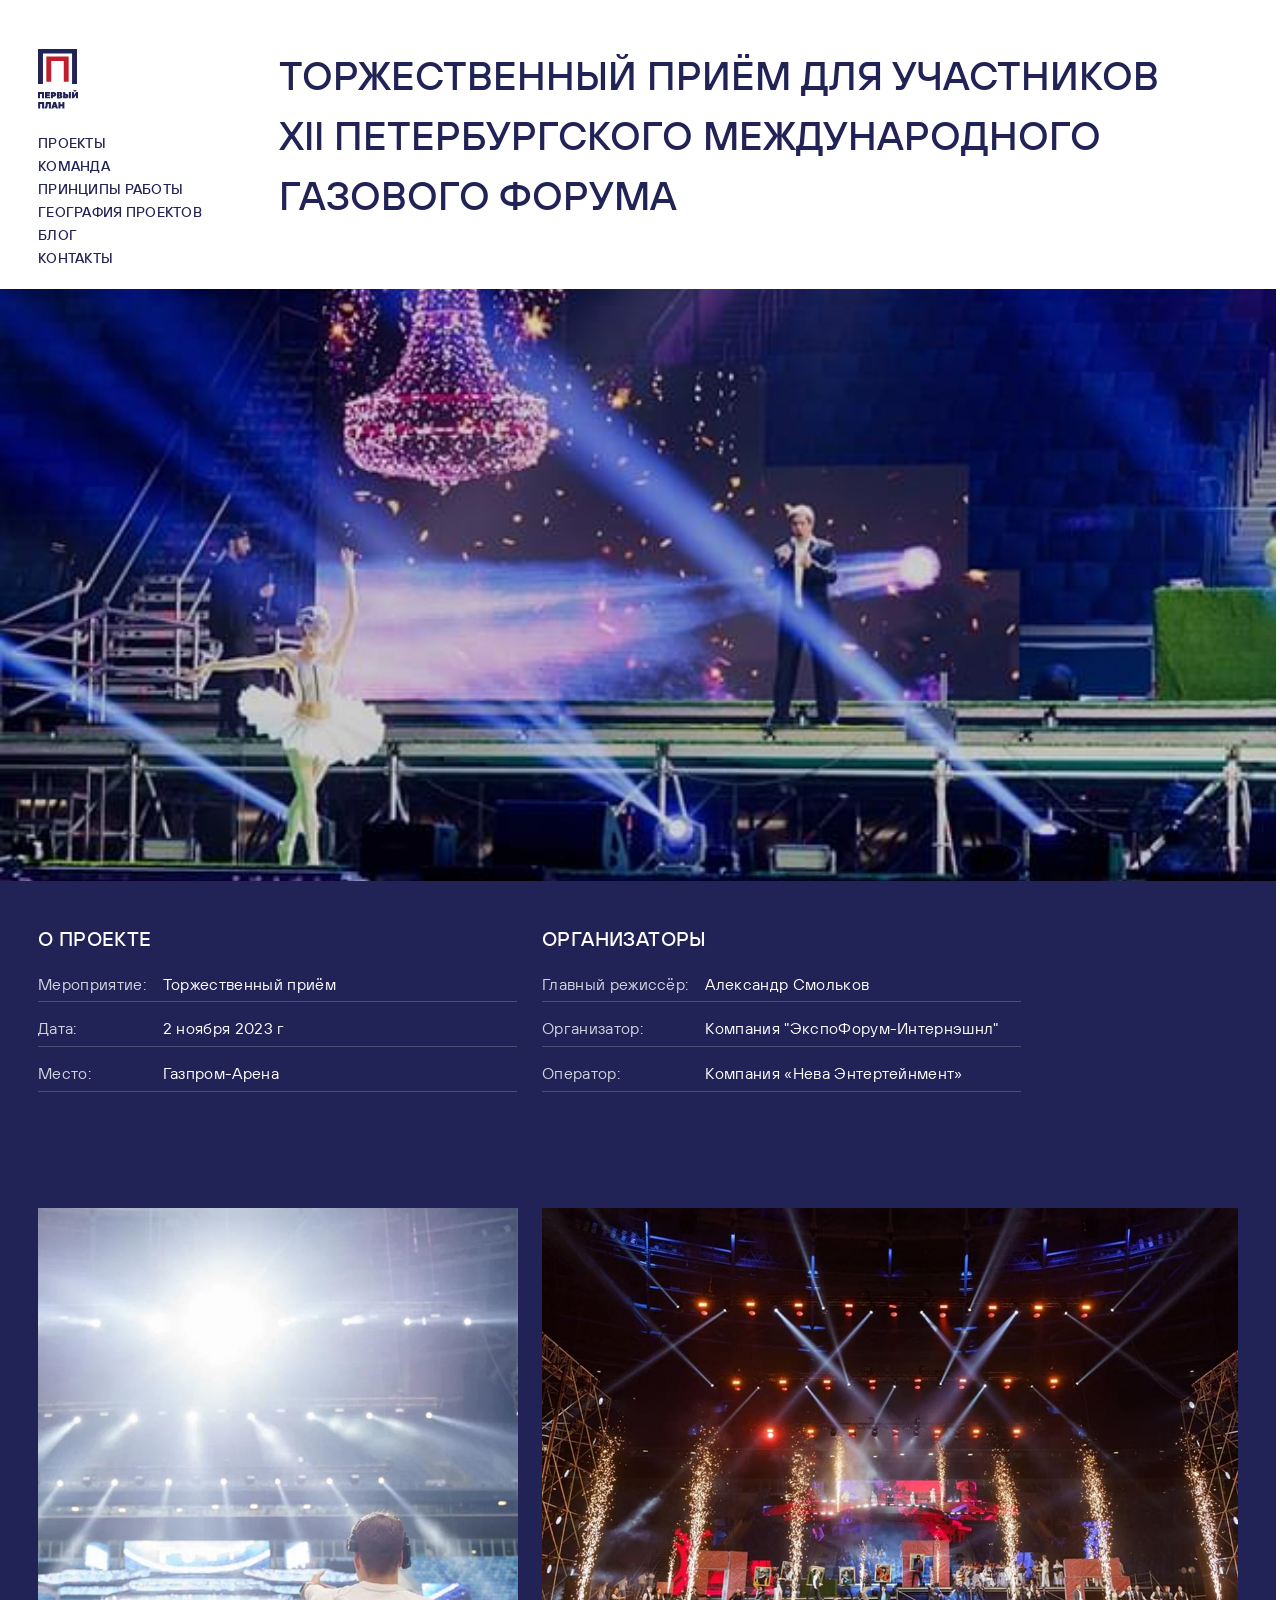
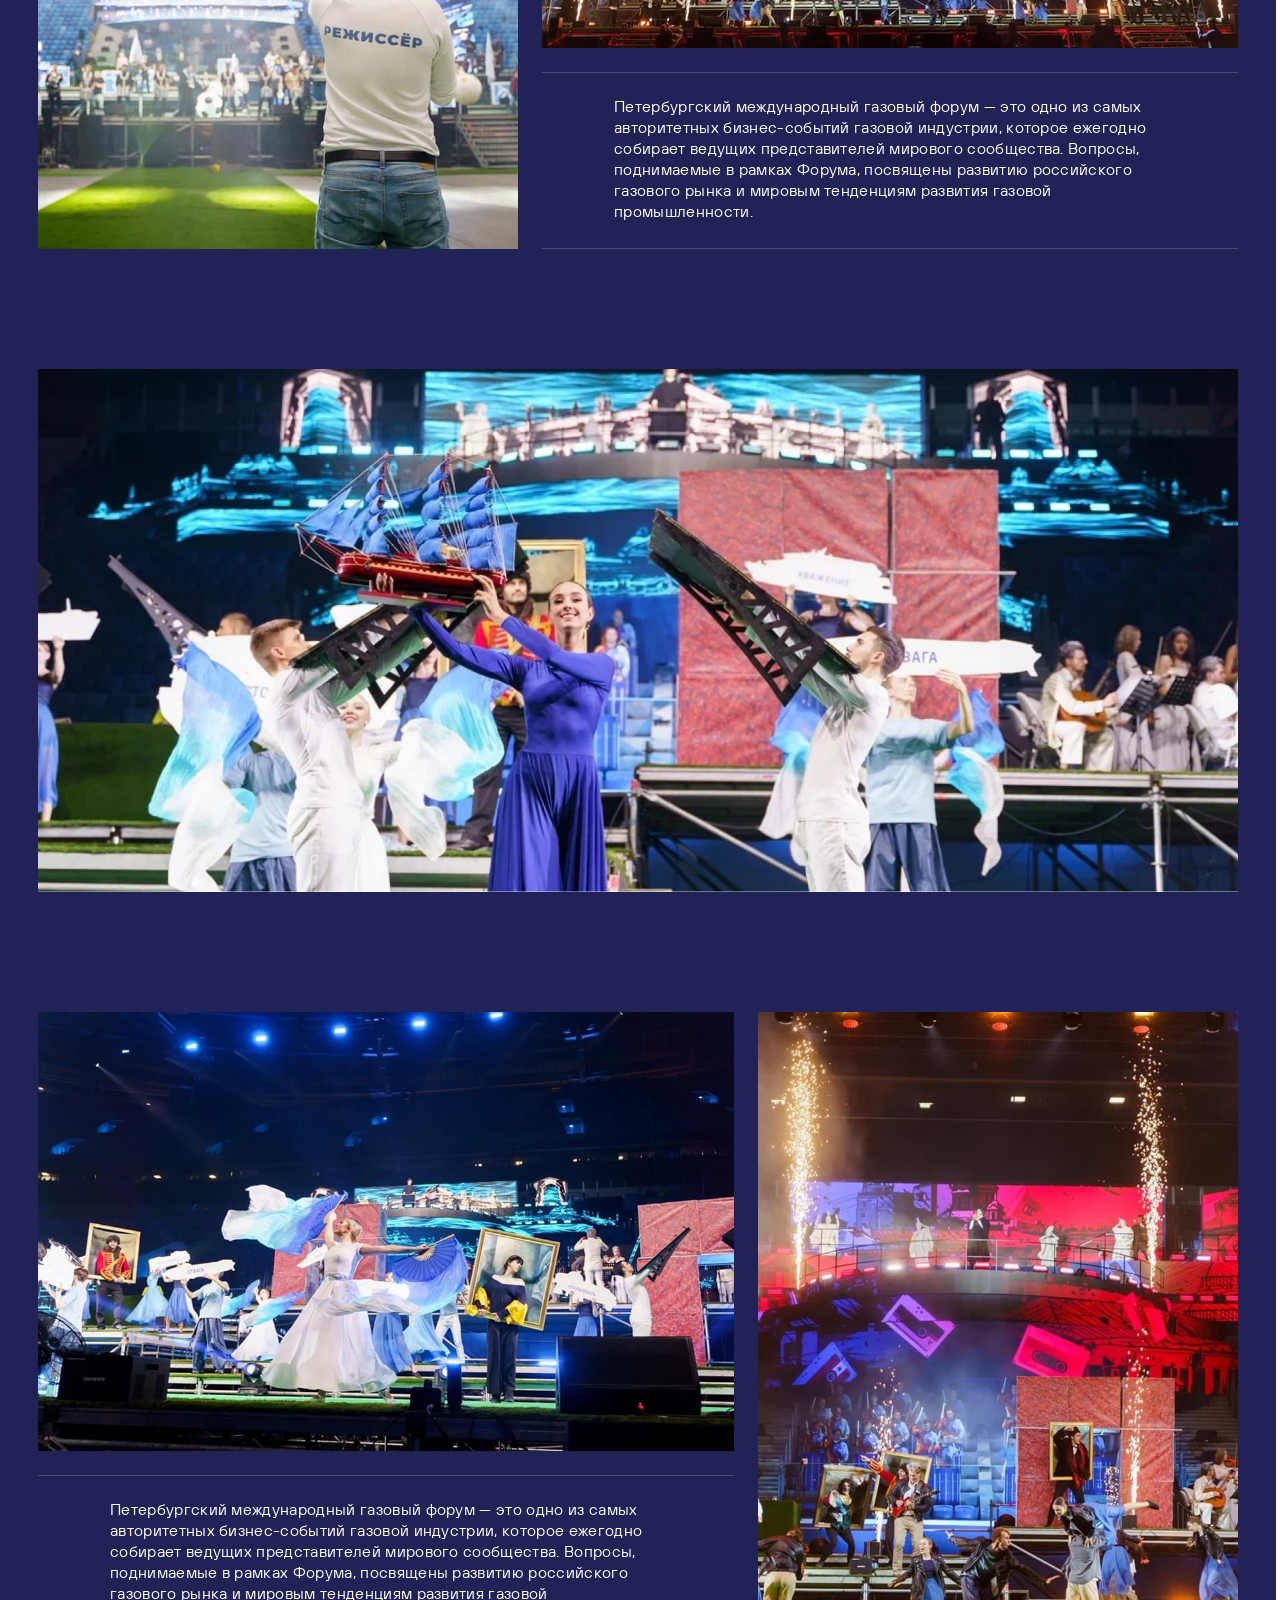
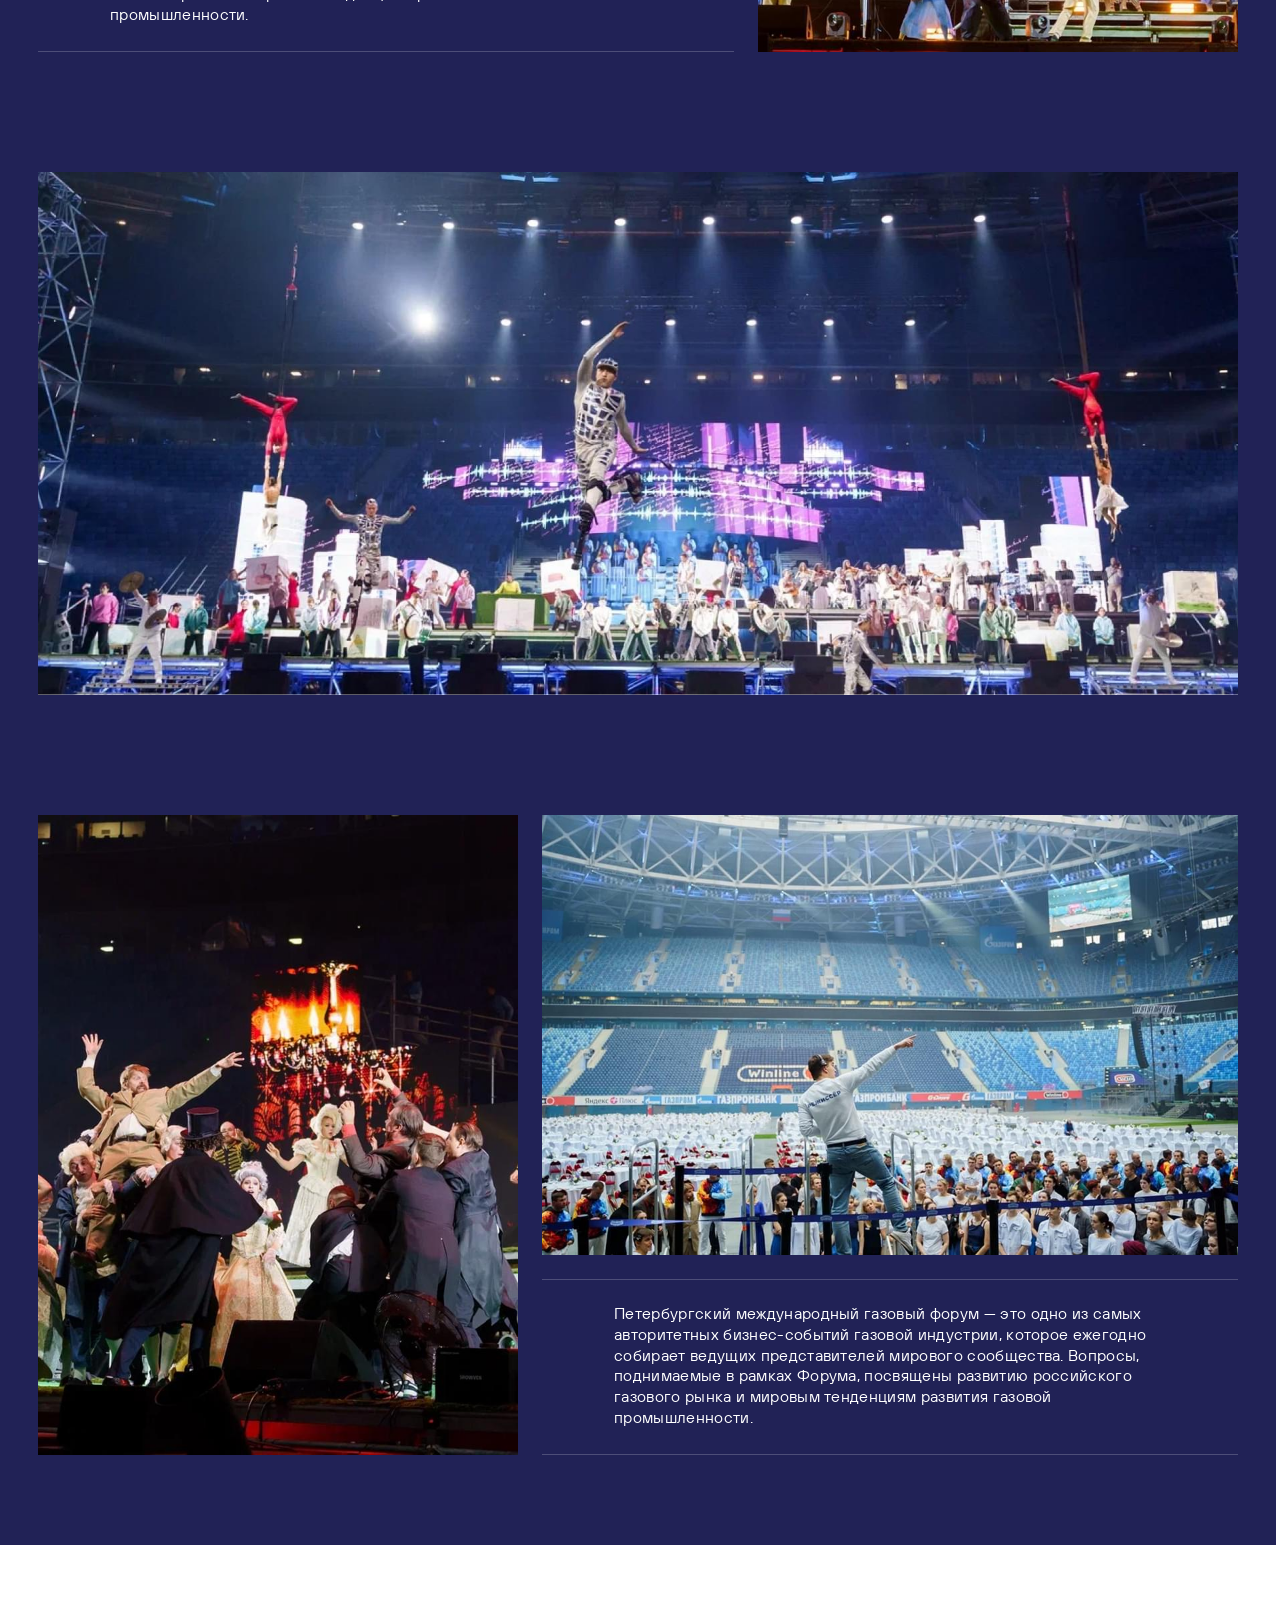
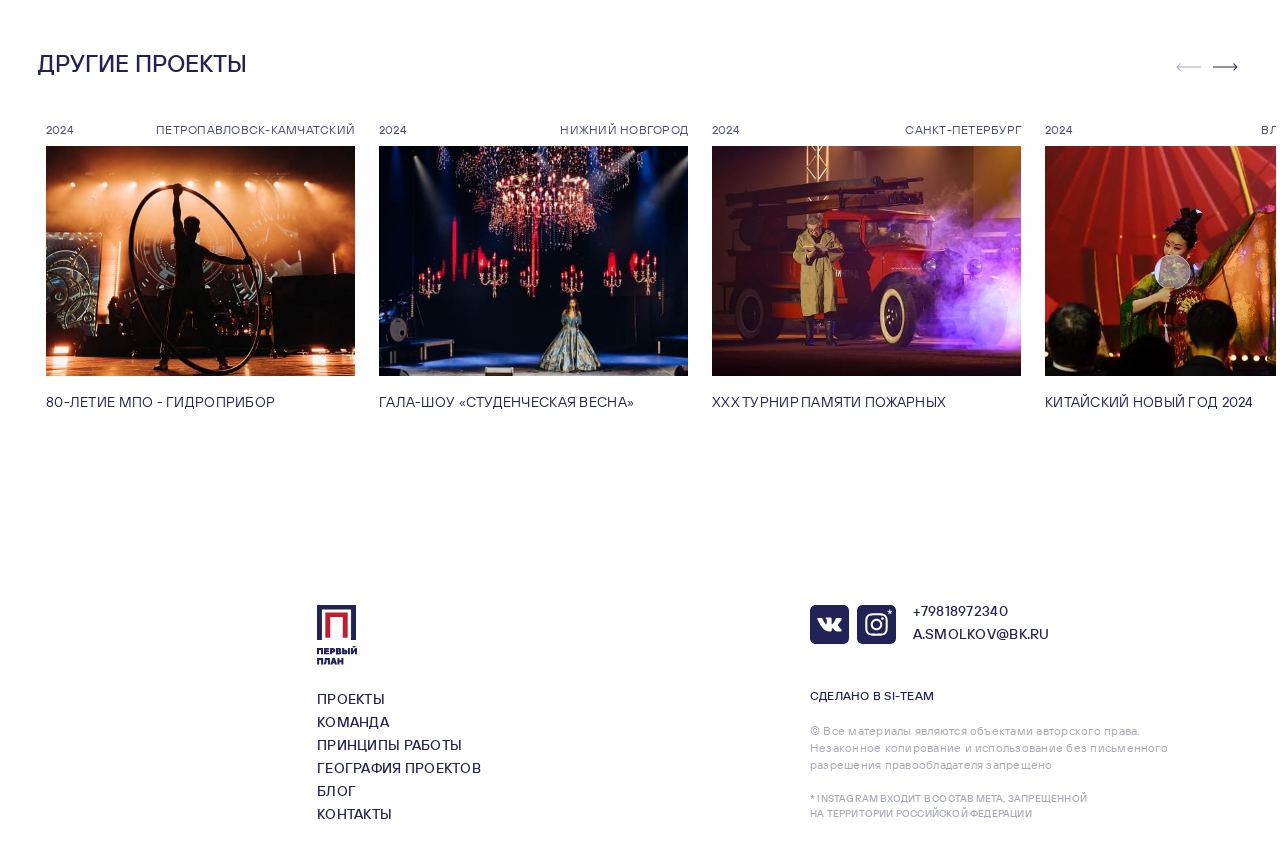
<file: project.html>
<!DOCTYPE html>
<html lang="ru">

<head>
  <meta charset="UTF-8" />
  <meta name="viewport" content="width=device-width, initial-scale=1" />
  <title>Первый план</title>

  <link rel="stylesheet" href="css/main.min.css" />

  <link rel="stylesheet" href="css/swiper-bundle.min.css" />

</head>

<body>
  <div class="site-wrapper">
    <header class="site-header site-header--static">
      <div class="site-header__overlay"></div>
      <div class="site-header__container container">
        <div class="site-header__body">
          <a href="/homepage.html" class="site-header__logo logo">
            <div class="logo__ibg ibg">
              <img class="logo__image logo__image--white" src="images/logo-white.svg" alt="Логотип Первый План" title="Логотип Первый План" />
              <img class="logo__image" src="images/logo.svg" alt="Логотип Первый План" title="Логотип Первый План" />
            </div>
          </a>
          <nav class="site-header__menu menu">
            <ul class="menu__list">
              <li class="menu__item">
                <a href="/projects.html" class="menu__link menu__link--header link link--m">проекты</a>
              </li>
              <li class="menu__item">
                <a href="/team.html" class="menu__link menu__link--header link link--m">команда</a>
              </li>
              <li class="menu__item">
                <a href="/homepage.html#principles" class="menu__link menu__link--header link link--m">принципы работы</a>
              </li>
              <li class="menu__item">
                <a href="/homepage.html#geography" class="menu__link menu__link--header link link--m">география проектов</a>
              </li>
              <li class="menu__item">
                <a href="/blog.html" class="menu__link menu__link--header link link--m">блог</a>
              </li>
              <li class="menu__item">
                <a data-anchor href="#contacts" class="menu__link menu__link--header link link--m">контакты</a>
              </li>
            </ul>
          </nav>
          <button type="buttons" class="site-header__burger burger">
            <div class="burger__line"></div>
          </button>
        </div>
      </div>
    </header>

    <main class="site-page site-page--project">
      <article class="project">
        <header class="project__header">
          <div class="container">
            <div class="space-for-header">
              <h1 class="project__title h1">Торжественный приём для участников XII Петербургского международного газового форума</h1>
            </div>
          </div>
          <div class="project__image">
            <div class="project__image-ibg ibg">
              <picture>
                <source srcset="images/project/header-image-mobile.jpg" media="(max-width: 479px)" />
                <img src="images/project/header-image.jpg" alt="Image" title="Image" />
              </picture>
            </div>
          </div>
          <div class="project__info">
            <div class="container">
              <div class="project__info-body">
                <div class="project__info-column">
                  <h2 class="project__info-title subtitle">о проекте</h2>
                  <table class="project__info-table">
                    <tbody>
                      <tr class="project__info-row">
                        <td class="project__info-cell project__info-cell--caption">Мероприятие:</td>
                        <td class="project__info-cell">Торжественный приём</td>
                      </tr>
                      <tr class="project__info-row">
                        <td class="project__info-cell project__info-cell--caption">Дата:</td>
                        <td class="project__info-cell">
                          <time datetime="2023-11-02">2 ноября 2023 г</time>
                        </td>
                      </tr>
                      <tr class="project__info-row">
                        <td class="project__info-cell project__info-cell--caption">Место:</td>
                        <td class="project__info-cell">Газпром-Арена</td>
                      </tr>
                    </tbody>
                  </table>
                </div>
                <div class="project__info-column">
                  <h2 class="project__info-title subtitle">Организаторы</h2>
                  <table class="project__info-table">
                    <tbody>
                      <tr class="project__info-row">
                        <td class="project__info-cell project__info-cell--caption">Главный режиссёр:</td>
                        <td class="project__info-cell">Александр Смольков</td>
                      </tr>
                      <tr class="project__info-row">
                        <td class="project__info-cell project__info-cell--caption">Организатор:</td>
                        <td class="project__info-cell">Компания "ЭкспоФорум-Интернэшнл"</td>
                      </tr>
                      <tr class="project__info-row">
                        <td class="project__info-cell project__info-cell--caption">Оператор:</td>
                        <td class="project__info-cell">Компания «Нева Энтертейнмент»</td>
                      </tr>
                    </tbody>
                  </table>
                </div>
              </div>
            </div>
          </div>
        </header>

        <div class="project__content">
          <div class="container">
            <div class="project__content-body">
              <div class="block-with-two-images">
                <div class="block-with-two-images__wide-image">
                  <div class="block-with-two-images__wide-image-ibg ibg">
                    <img src="images/project/02.jpg" alt="Image" title="Image" />
                  </div>
                </div>
                <div class="block-with-two-images__high-image">
                  <div class="block-with-two-images__high-image-ibg ibg">
                    <img src="images/project/01.jpg" alt="Image" title="Image" />
                  </div>
                </div>
                <div class="block-with-two-images__text">
                  <p>
                    Петербургский международный газовый форум&nbsp;&mdash; это одно из&nbsp;самых авторитетных бизнес-событий газовой индустрии, которое
                    ежегодно собирает ведущих представителей мирового сообщества. Вопросы, поднимаемые в&nbsp;рамках Форума, посвящены развитию российского
                    газового рынка и&nbsp;мировым тенденциям развития газовой промышленности.
                  </p>
                </div>
              </div>
              <div class="wp-block-image">
                <figure>
                  <img src="images/project/03.jpg" alt="Image" title="Image" />
                </figure>
              </div>
              <div class="block-with-two-images block-with-two-images--reverse">
                <div class="block-with-two-images__high-image">
                  <div class="block-with-two-images__high-image-ibg ibg">
                    <img src="images/project/05.jpg" alt="Image" title="Image" />
                  </div>
                </div>
                <div class="block-with-two-images__wide-image">
                  <div class="block-with-two-images__wide-image-ibg ibg">
                    <img src="images/project/04.jpg" alt="Image" title="Image" />
                  </div>
                </div>
                <div class="block-with-two-images__text">
                  <p>
                    Петербургский международный газовый форум&nbsp;&mdash; это одно из&nbsp;самых авторитетных бизнес-событий газовой индустрии, которое
                    ежегодно собирает ведущих представителей мирового сообщества. Вопросы, поднимаемые в&nbsp;рамках Форума, посвящены развитию российского
                    газового рынка и&nbsp;мировым тенденциям развития газовой промышленности.
                  </p>
                </div>
              </div>
              <div class="wp-block-image">
                <figure>
                  <img src="images/project/06.jpg" alt="Image" title="Image" />
                </figure>
              </div>
              <div class="block-with-two-images">
                <div class="block-with-two-images__high-image">
                  <div class="block-with-two-images__high-image-ibg ibg">
                    <img src="images/project/07.jpg" alt="Image" title="Image" />
                  </div>
                </div>
                <div class="block-with-two-images__text">
                  <p>
                    Петербургский международный газовый форум&nbsp;&mdash; это одно из&nbsp;самых авторитетных бизнес-событий газовой индустрии, которое
                    ежегодно собирает ведущих представителей мирового сообщества. Вопросы, поднимаемые в&nbsp;рамках Форума, посвящены развитию российского
                    газового рынка и&nbsp;мировым тенденциям развития газовой промышленности.
                  </p>
                </div>
                <div class="block-with-two-images__wide-image">
                  <div class="block-with-two-images__wide-image-ibg ibg">
                    <img src="images/project/08.jpg" alt="Image" title="Image" />
                  </div>
                </div>
              </div>
            </div>
          </div>
        </div>

      </article>
      <section class="section other-projects">
        <div class="container">
          <div class="other-projects__body">
            <div class="other-projects__top">
              <h2 class="other-projects__title h3">другие проекты</h2>
              <div class="other-projects__arrows arrows">
                <button class="arrows__arrow arrows__arrow--blue arrows__arrow--prev">
                  <svg width="25" height="8" viewBox="0 0 25 8" fill="none" xmlns="http://www.w3.org/2000/svg">
                    <path d="M0.646447 4.35355C0.451184 4.15829 0.451184 3.84171 0.646447 3.64645L3.82843 0.464466C4.02369 0.269204 4.34027 0.269204 4.53553 0.464466C4.7308 0.659728 4.7308 0.976311 4.53553 1.17157L1.70711 4L4.53553 6.82843C4.7308 7.02369 4.7308 7.34027 4.53553 7.53553C4.34027 7.7308 4.02369 7.7308 3.82843 7.53553L0.646447 4.35355ZM25 4.5H1V3.5H25V4.5Z" fill="currentColor" />
                  </svg>
                </button>
                <button class="arrows__arrow arrows__arrow--blue arrows__arrow--next">
                  <svg width="25" height="8" viewBox="0 0 25 8" fill="none" xmlns="http://www.w3.org/2000/svg">
                    <path d="M24.3536 4.35355C24.5488 4.15829 24.5488 3.84171 24.3536 3.64645L21.1716 0.464466C20.9763 0.269204 20.6597 0.269204 20.4645 0.464466C20.2692 0.659728 20.2692 0.976311 20.4645 1.17157L23.2929 4L20.4645 6.82843C20.2692 7.02369 20.2692 7.34027 20.4645 7.53553C20.6597 7.7308 20.9763 7.7308 21.1716 7.53553L24.3536 4.35355ZM0 4.5H24V3.5H0V4.5Z" fill="currentColor" />
                  </svg>
                </button>
              </div>
            </div>
            <div data-slider="other-projects" class="other-projects__slider swiper">
              <div class="other-projects__slider-wrapper swiper-wrapper">
                <div class="other-projects__slider-slide swiper-slide">
                  <article class="project-card">
                    <a href="/project.html" class="project-card__link">
                      <div class="project-card__top">
                        <div class="project-card__year caption caption--s">2024</div>
                        <div class="project-card__city caption caption--s">петропавловск-камчатский</div>
                      </div>
                      <div class="project-card__image">
                        <div class="project-card__image-ibg ibg">
                          <img src="images/projects/01.jpg" alt="Project" title="Project" />
                        </div>
                      </div>
                      <h3 class="project-card__title caption caption--m">80-летие МПО - гидроприбор</h3>
                    </a>
                  </article>
                </div>
                <div class="other-projects__slider-slide swiper-slide">
                  <article class="project-card">
                    <a href="/project.html" class="project-card__link">
                      <div class="project-card__top">
                        <div class="project-card__year caption caption--s">2024</div>
                        <div class="project-card__city caption caption--s">нижний новгород</div>
                      </div>
                      <div class="project-card__image">
                        <div class="project-card__image-ibg ibg">
                          <img src="images/projects/02.jpg" alt="Project" title="Project" />
                        </div>
                      </div>
                      <h3 class="project-card__title caption caption--m">гала-шоу «студенческая весна»</h3>
                    </a>
                  </article>
                </div>
                <div class="other-projects__slider-slide swiper-slide">
                  <article class="project-card">
                    <a href="/project.html" class="project-card__link">
                      <div class="project-card__top">
                        <div class="project-card__year caption caption--s">2024</div>
                        <div class="project-card__city caption caption--s">Санкт-петербург</div>
                      </div>
                      <div class="project-card__image">
                        <div class="project-card__image-ibg ibg">
                          <img src="images/projects/03.jpg" alt="Project" title="Project" />
                        </div>
                      </div>
                      <h3 class="project-card__title caption caption--m">ххх турнир памяти пожарных</h3>
                    </a>
                  </article>
                </div>
                <div class="other-projects__slider-slide swiper-slide">
                  <article class="project-card">
                    <a href="/project.html" class="project-card__link">
                      <div class="project-card__top">
                        <div class="project-card__year caption caption--s">2024</div>
                        <div class="project-card__city caption caption--s">владивосток</div>
                      </div>
                      <div class="project-card__image">
                        <div class="project-card__image-ibg ibg">
                          <img src="images/projects/04.jpg" alt="Project" title="Project" />
                        </div>
                      </div>
                      <h3 class="project-card__title caption caption--m">китайский новый год 2024</h3>
                    </a>
                  </article>
                </div>
              </div>
            </div>
          </div>
        </div>
      </section>

    </main>
    <footer id="contacts" class="site-footer">
      <div class="container">
        <div class="site-footer__body site-footer__body--white space-for-header">
          <div class="site-footer__left">
            <a href="/homepage.html" class="site-footer__logo logo">
              <div class="logo__ibg ibg">
                <img class="logo__image" src="images/logo.svg" alt="Логотип Первый План" title="Логотип Первый План" />
              </div>
            </a>
            <nav class="menu">
              <ul class="menu__list">
                <li class="menu__item">
                  <a href="/projects.html" class="menu__link link link--m">проекты</a>
                </li>
                <li class="menu__item">
                  <a href="/team.html" class="menu__link link link--m">команда</a>
                </li>
                <li class="menu__item">
                  <a href="/homepage.html#principles" class="menu__link link link--m">принципы работы</a>
                </li>
                <li class="menu__item">
                  <a href="/homepage.html#geography" class="menu__link link link--m">география проектов</a>
                </li>
                <li class="menu__item">
                  <a href="/blog.html" class="menu__link link link--m">блог</a>
                </li>
                <li class="menu__item">
                  <a data-anchor href="#contacts" class="menu__link link link--m">контакты</a>
                </li>
              </ul>
            </nav>
          </div>
          <div class="site-footer__right">
            <div class="site-footer__contacts">
              <ul class="site-footer__socials socials">
                <li class="socials__item">
                  <a href="#" class="socials__link">
                    <img data-lozad src="images/placeholder.png" data-src="images/icons/socials/vk-blue.svg" alt="VK" title="VK" />
                  </a>
                </li>
                <li class="socials__item">
                  <a href="#" class="socials__link">
                    <img data-lozad src="images/placeholder.png" data-src="images/icons/socials/instagram-blue.svg" alt="Instagram" title="Instagram" />
                  </a>
                </li>
              </ul>
              <ul class="site-footer__contacts-list">
                <li class="site-footer__contact">
                  <a href="tel:+79818972340" class="site-footer__contact-link link link--blue link--m">+79818972340</a>
                </li>
                <li class="site-footer__contact">
                  <a href="mailto:a.smolkov@bk.ru" class="site-footer__contact-link link link--blue link--m">a.smolkov@bk.ru</a>
                </li>
              </ul>
            </div>
            <a href="https://si-team.ru/" target="_blank" class="site-footer__creator site-footer__creator--desktop link link--blue link--s">сделано в si-team</a>
            <p class="site-footer__copyright site-footer__copyright--blue site-footer__copyright--desktop text text--s">
              &copy;&nbsp;Все материалы являются объектами авторского права.
              <br />
              Незаконное копирование и&nbsp;использование без письменного разрешения правообладателя запрещено
            </p>
            <p class="site-footer__instagram-footnote site-footer__instagram-footnote--blue description">
              * instagram Входит в&nbsp;состав Meta, запрещенной на&nbsp;территории Российской Федерации
            </p>
          </div>
        </div>
        <div class="site-footer__bottom">
          <p class="site-footer__copyright site-footer__copyright--blue site-footer__copyright--mobile text text--s">
            &copy;&nbsp;Все материалы являются объектами авторского права.
            <br />
            Незаконное копирование и&nbsp;использование без письменного разрешения правообладателя запрещено
          </p>
          <a href="https://si-team.ru/" target="_blank" class="site-footer__creator site-footer__creator--mobile link link--s">сделано в si-team</a>
        </div>
      </div>
    </footer>

  </div>
  <script defer src="js/lozad.min.js"></script>
  <script defer src="js/swiper-bundle.min.js"></script>
  <script defer src="js/script.js"></script>
</body>

</html>
</file>
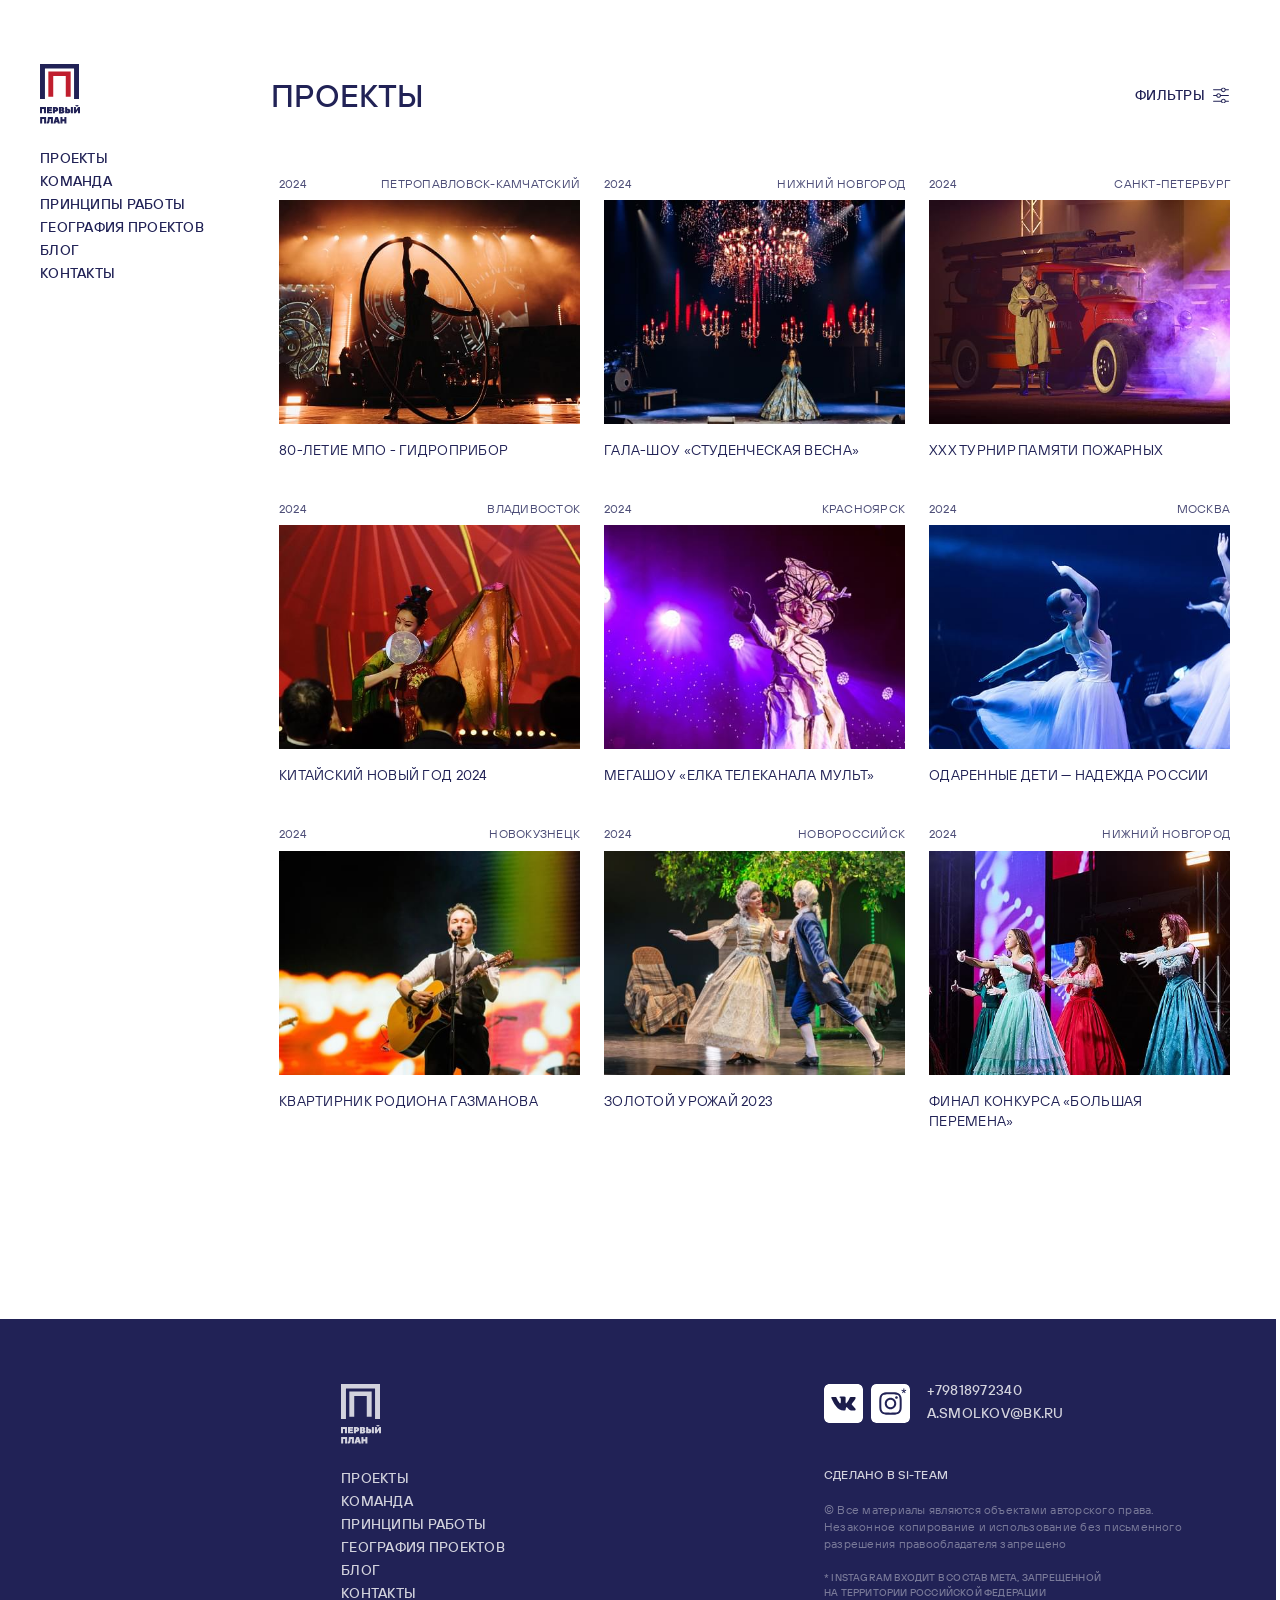
<file: projects.html>
<!DOCTYPE html>
<html lang="ru">

<head>
  <meta charset="UTF-8" />
  <meta name="viewport" content="width=device-width, initial-scale=1" />
  <title>Первый план</title>

  <link rel="stylesheet" href="css/main.min.css" />

</head>

<body>
  <div class="site-wrapper">
    <header class="site-header site-header--projects">
      <div class="site-header__overlay"></div>
      <div class="site-header__container container">
        <div class="site-header__body">
          <a href="/homepage.html" class="site-header__logo logo">
            <div class="logo__ibg ibg">
              <img class="logo__image logo__image--white" src="images/logo-white.svg" alt="Логотип Первый План" title="Логотип Первый План" />
              <img class="logo__image" src="images/logo.svg" alt="Логотип Первый План" title="Логотип Первый План" />
            </div>
          </a>
          <nav class="site-header__menu menu">
            <ul class="menu__list">
              <li class="menu__item">
                <a href="/projects.html" class="menu__link menu__link--header link link--m">проекты</a>
              </li>
              <li class="menu__item">
                <a href="/team.html" class="menu__link menu__link--header link link--m">команда</a>
              </li>
              <li class="menu__item">
                <a href="/homepage.html#principles" class="menu__link menu__link--header link link--m">принципы работы</a>
              </li>
              <li class="menu__item">
                <a href="/homepage.html#geography" class="menu__link menu__link--header link link--m">география проектов</a>
              </li>
              <li class="menu__item">
                <a href="/blog.html" class="menu__link menu__link--header link link--m">блог</a>
              </li>
              <li class="menu__item">
                <a data-anchor href="#contacts" class="menu__link menu__link--header link link--m">контакты</a>
              </li>
            </ul>
          </nav>
          <button type="buttons" class="site-header__burger burger">
            <div class="burger__line"></div>
          </button>
        </div>
      </div>
    </header>

    <main class="site-page site-page--projects">
      <sections class="projects">
        <div class="container">
          <div class="space-for-header">
            <div class="projects__header">
              <h1 class="projects__title h2">проекты</h1>
              <form action="#" class="projects__filters filters">
                <div class="filters__top">
                  <input type="text" name="search" placeholder="Поиск" class="filters__search filters__search--desktop input" />
                  <button type="button" class="filters__button">
                    фильтры
                    <span class="filters__button-icon"> </span>
                  </button>
                </div>
                <div class="filters__body">
                  <input type="text" name="search" placeholder="Поиск" class="filters__search filters__search--mobile input" />
                  <ul data-accordion class="filters__list">
                    <li data-fold class="filters__item">
                      <button data-fold-btn data-filter="type" type="button" class="filters__dropdown dropdown">
                        тип мероприятия
                        <span class="dropdown__arrow">
                          <svg width="10" height="10" viewBox="0 0 10 10" fill="none" xmlns="http://www.w3.org/2000/svg">
                            <path d="M9.98528 0.757394C9.98528 0.481252 9.76142 0.257394 9.48528 0.257394L4.98528 0.257395C4.70914 0.257395 4.48528 0.481252 4.48528 0.757395C4.48528 1.03354 4.70914 1.25739 4.98528 1.25739L8.98528 1.25739L8.98528 5.25739C8.98528 5.53354 9.20914 5.75739 9.48528 5.75739C9.76142 5.75739 9.98528 5.53354 9.98528 5.25739L9.98528 0.757394ZM1.35355 9.59623L9.83883 1.11095L9.13173 0.403841L0.646447 8.88912L1.35355 9.59623Z" fill="currentColor" />
                          </svg>
                        </span>
                      </button>
                      <div data-fold-content class="filters__options filters__options--mobile">
                        <ul class="filters__options-list">
                          <li class="filters__option">
                            <label class="filters__checkbox checkbox">
                              <input type="checkbox" name="event-type" value="фестиваль" class="visually-hidden" />
                              <div class="checkbox__indicator"></div>
                              фестиваль
                            </label>
                          </li>
                        </ul>
                      </div>
                    </li>
                    <li data-fold class="filters__item">
                      <button data-fold-btn data-filter="city" type="button" class="filters__dropdown dropdown">
                        город
                        <span class="dropdown__arrow">
                          <svg width="10" height="10" viewBox="0 0 10 10" fill="none" xmlns="http://www.w3.org/2000/svg">
                            <path d="M9.98528 0.757394C9.98528 0.481252 9.76142 0.257394 9.48528 0.257394L4.98528 0.257395C4.70914 0.257395 4.48528 0.481252 4.48528 0.757395C4.48528 1.03354 4.70914 1.25739 4.98528 1.25739L8.98528 1.25739L8.98528 5.25739C8.98528 5.53354 9.20914 5.75739 9.48528 5.75739C9.76142 5.75739 9.98528 5.53354 9.98528 5.25739L9.98528 0.757394ZM1.35355 9.59623L9.83883 1.11095L9.13173 0.403841L0.646447 8.88912L1.35355 9.59623Z" fill="currentColor" />
                          </svg>
                        </span>
                      </button>
                      <div data-fold-content class="filters__options filters__options--mobile">
                        <ul class="filters__options-list">
                          <li class="filters__option">
                            <label class="filters__checkbox checkbox">
                              <input type="checkbox" name="city" value="архангельск" class="visually-hidden" />
                              <div class="checkbox__indicator"></div>
                              архангельск
                            </label>
                          </li>
                          <li class="filters__option">
                            <label class="filters__checkbox checkbox">
                              <input type="checkbox" name="city" value="москва" class="visually-hidden" />
                              <div class="checkbox__indicator"></div>
                              москва
                            </label>
                          </li>
                          <li class="filters__option">
                            <label class="filters__checkbox checkbox">
                              <input type="checkbox" name="city" value="Нижний Новгород" class="visually-hidden" />
                              <div class="checkbox__indicator"></div>
                              Нижний Новгород
                            </label>
                          </li>
                          <li class="filters__option">
                            <label class="filters__checkbox checkbox">
                              <input type="checkbox" name="city" value="санкт-петербург" class="visually-hidden" />
                              <div class="checkbox__indicator"></div>
                              санкт-петербург
                            </label>
                          </li>
                          <li class="filters__option">
                            <label class="filters__checkbox checkbox">
                              <input type="checkbox" name="city" value="архангельск" class="visually-hidden" />
                              <div class="checkbox__indicator"></div>
                              архангельск
                            </label>
                          </li>
                          <li class="filters__option">
                            <label class="filters__checkbox checkbox">
                              <input type="checkbox" name="city" value="москва" class="visually-hidden" />
                              <div class="checkbox__indicator"></div>
                              москва
                            </label>
                          </li>
                          <li class="filters__option">
                            <label class="filters__checkbox checkbox">
                              <input type="checkbox" name="city" value="Нижний Новгород" class="visually-hidden" />
                              <div class="checkbox__indicator"></div>
                              Нижний Новгород
                            </label>
                          </li>
                          <li class="filters__option">
                            <label class="filters__checkbox checkbox">
                              <input type="checkbox" name="city" value="санкт-петербург" class="visually-hidden" />
                              <div class="checkbox__indicator"></div>
                              санкт-петербург
                            </label>
                          </li>
                        </ul>
                      </div>
                    </li>
                    <li data-fold class="filters__item">
                      <button data-fold-btn type="button" data-filter="year" class="filters__dropdown dropdown">
                        год
                        <span class="dropdown__arrow">
                          <svg width="10" height="10" viewBox="0 0 10 10" fill="none" xmlns="http://www.w3.org/2000/svg">
                            <path d="M9.98528 0.757394C9.98528 0.481252 9.76142 0.257394 9.48528 0.257394L4.98528 0.257395C4.70914 0.257395 4.48528 0.481252 4.48528 0.757395C4.48528 1.03354 4.70914 1.25739 4.98528 1.25739L8.98528 1.25739L8.98528 5.25739C8.98528 5.53354 9.20914 5.75739 9.48528 5.75739C9.76142 5.75739 9.98528 5.53354 9.98528 5.25739L9.98528 0.757394ZM1.35355 9.59623L9.83883 1.11095L9.13173 0.403841L0.646447 8.88912L1.35355 9.59623Z" fill="currentColor" />
                          </svg>
                        </span>
                      </button>
                      <div data-fold-content class="filters__options filters__options--mobile">
                        <ul class="filters__options-list">
                          <li class="filters__option">
                            <label class="filters__checkbox checkbox">
                              <input type="checkbox" name="year" value="2022" class="visually-hidden" />
                              <div class="checkbox__indicator"></div>
                              2022
                            </label>
                          </li>
                          <li class="filters__option">
                            <label class="filters__checkbox checkbox">
                              <input type="checkbox" name="year" value="2024" class="visually-hidden" />
                              <div class="checkbox__indicator"></div>
                              2023
                            </label>
                          </li>
                        </ul>
                      </div>
                    </li>
                  </ul>
                  <ul class="filters__all">
                    <div data-filter="type" class="filters__options filters__options--desktop">
                      <ul class="filters__options-list">
                        <li class="filters__option">
                          <label class="filters__checkbox checkbox">
                            <input type="checkbox" name="event-type" value="фестиваль" class="visually-hidden" />
                            <div class="checkbox__indicator"></div>
                            фестиваль
                          </label>
                        </li>
                      </ul>
                    </div>
                    <div data-filter="city" class="filters__options filters__options--desktop">
                      <ul class="filters__options-list">
                        <li class="filters__option">
                          <label class="filters__checkbox checkbox">
                            <input type="checkbox" name="city" value="архангельск" class="visually-hidden" />
                            <div class="checkbox__indicator"></div>
                            архангельск
                          </label>
                        </li>
                        <li class="filters__option">
                          <label class="filters__checkbox checkbox">
                            <input type="checkbox" name="city" value="москва" class="visually-hidden" />
                            <div class="checkbox__indicator"></div>
                            москва
                          </label>
                        </li>
                        <li class="filters__option">
                          <label class="filters__checkbox checkbox">
                            <input type="checkbox" name="city" value="Нижний Новгород" class="visually-hidden" />
                            <div class="checkbox__indicator"></div>
                            Нижний Новгород
                          </label>
                        </li>
                        <li class="filters__option">
                          <label class="filters__checkbox checkbox">
                            <input type="checkbox" name="city" value="санкт-петербург" class="visually-hidden" />
                            <div class="checkbox__indicator"></div>
                            санкт-петербург
                          </label>
                        </li>
                      </ul>
                    </div>
                    <div data-filter="year" class="filters__options filters__options--desktop">
                      <ul class="filters__options-list">
                        <li class="filters__option">
                          <label class="filters__checkbox checkbox">
                            <input type="checkbox" name="year" value="2022" class="visually-hidden" />
                            <div class="checkbox__indicator"></div>
                            2022
                          </label>
                        </li>
                        <li class="filters__option">
                          <label class="filters__checkbox checkbox">
                            <input type="checkbox" name="year" value="2024" class="visually-hidden" />
                            <div class="checkbox__indicator"></div>
                            2023
                          </label>
                        </li>
                      </ul>
                    </div>
                  </ul>
                </div>
              </form>
            </div>
            <div class="projects__applied-filters applied-filters">
              <li class="applied-filters__item">
                Москва
                <button type="button" class="applied-filters__item-remove">
                  <svg width="9" height="10" viewBox="0 0 9 10" fill="none" xmlns="http://www.w3.org/2000/svg">
                    <rect x="0.203125" y="1.46484" width="1" height="11" transform="rotate(-45 0.203125 1.46484)" fill="currentColor" />
                    <rect x="0.203125" y="8.53516" width="11" height="1" transform="rotate(-45 0.203125 8.53516)" fill="currentColor" />
                  </svg>
                </button>
              </li>
              <li class="applied-filters__item">
                2022
                <button type="button" class="applied-filters__item-remove">
                  <svg width="9" height="10" viewBox="0 0 9 10" fill="none" xmlns="http://www.w3.org/2000/svg">
                    <rect x="0.203125" y="1.46484" width="1" height="11" transform="rotate(-45 0.203125 1.46484)" fill="currentColor" />
                    <rect x="0.203125" y="8.53516" width="11" height="1" transform="rotate(-45 0.203125 8.53516)" fill="currentColor" />
                  </svg>
                </button>
              </li>
              <li class="applied-filters__item">
                фестиваль
                <button type="button" class="applied-filters__item-remove">
                  <svg width="9" height="10" viewBox="0 0 9 10" fill="none" xmlns="http://www.w3.org/2000/svg">
                    <rect x="0.203125" y="1.46484" width="1" height="11" transform="rotate(-45 0.203125 1.46484)" fill="currentColor" />
                    <rect x="0.203125" y="8.53516" width="11" height="1" transform="rotate(-45 0.203125 8.53516)" fill="currentColor" />
                  </svg>
                </button>
              </li>
              <li class="applied-filters__item applied-filters__item--reset">
                сбросить все
                <span class="applied-filters__item-remove applied-filters__item-remove--in-reset">
                  <svg width="9" height="10" viewBox="0 0 9 10" fill="none" xmlns="http://www.w3.org/2000/svg">
                    <rect x="0.203125" y="1.46484" width="1" height="11" transform="rotate(-45 0.203125 1.46484)" fill="currentColor" />
                    <rect x="0.203125" y="8.53516" width="11" height="1" transform="rotate(-45 0.203125 8.53516)" fill="currentColor" />
                  </svg>
                </span>
              </li>
            </div>
            <ul class="projects__list">
              <li class="projects__item">
                <article class="project-card">
                  <a href="/project.html" class="project-card__link">
                    <div class="project-card__top">
                      <div class="project-card__year caption caption--s">2024</div>
                      <div class="project-card__city caption caption--s">петропавловск-камчатский</div>
                    </div>
                    <div class="project-card__image">
                      <div class="project-card__image-ibg ibg">
                        <img src="images/projects/01.jpg" alt="Project" title="Project" />
                      </div>
                    </div>
                    <h3 class="project-card__title caption caption--m">80-летие МПО - гидроприбор</h3>
                  </a>
                </article>
              </li>
              <li class="projects__item">
                <article class="project-card">
                  <a href="/project.html" class="project-card__link">
                    <div class="project-card__top">
                      <div class="project-card__year caption caption--s">2024</div>
                      <div class="project-card__city caption caption--s">Нижний Новгород</div>
                    </div>
                    <div class="project-card__image">
                      <div class="project-card__image-ibg ibg">
                        <img src="images/projects/02.jpg" alt="Project" title="Project" />
                      </div>
                    </div>
                    <h3 class="project-card__title caption caption--m">Гала-шоу «студенческая весна»</h3>
                  </a>
                </article>
              </li>
              <li class="projects__item">
                <article class="project-card">
                  <a href="/project.html" class="project-card__link">
                    <div class="project-card__top">
                      <div class="project-card__year caption caption--s">2024</div>
                      <div class="project-card__city caption caption--s">Санкт-петербург</div>
                    </div>
                    <div class="project-card__image">
                      <div class="project-card__image-ibg ibg">
                        <img src="images/projects/03.jpg" alt="Project" title="Project" />
                      </div>
                    </div>
                    <h3 class="project-card__title caption caption--m">ххх турнир памяти пожарных</h3>
                  </a>
                </article>
              </li>
              <li class="projects__item">
                <article class="project-card">
                  <a href="/project.html" class="project-card__link">
                    <div class="project-card__top">
                      <div class="project-card__year caption caption--s">2024</div>
                      <div class="project-card__city caption caption--s">Владивосток</div>
                    </div>
                    <div class="project-card__image">
                      <div class="project-card__image-ibg ibg">
                        <img src="images/projects/04.jpg" alt="Project" title="Project" />
                      </div>
                    </div>
                    <h3 class="project-card__title caption caption--m">китайский новый год 2024</h3>
                  </a>
                </article>
              </li>
              <li class="projects__item">
                <article class="project-card">
                  <a href="/project.html" class="project-card__link">
                    <div class="project-card__top">
                      <div class="project-card__year caption caption--s">2024</div>
                      <div class="project-card__city caption caption--s">Красноярск</div>
                    </div>
                    <div class="project-card__image">
                      <div class="project-card__image-ibg ibg">
                        <img src="images/projects/05.jpg" alt="Project" title="Project" />
                      </div>
                    </div>
                    <h3 class="project-card__title caption caption--m">Мегашоу «Елка телеканала МУЛЬТ»</h3>
                  </a>
                </article>
              </li>
              <li class="projects__item">
                <article class="project-card">
                  <a href="/project.html" class="project-card__link">
                    <div class="project-card__top">
                      <div class="project-card__year caption caption--s">2024</div>
                      <div class="project-card__city caption caption--s">Москва</div>
                    </div>
                    <div class="project-card__image">
                      <div class="project-card__image-ibg ibg">
                        <img src="images/projects/06.jpg" alt="Project" title="Project" />
                      </div>
                    </div>
                    <h3 class="project-card__title caption caption--m">одаренные дети — надежда россии</h3>
                  </a>
                </article>
              </li>
              <li class="projects__item">
                <article class="project-card">
                  <a href="/project.html" class="project-card__link">
                    <div class="project-card__top">
                      <div class="project-card__year caption caption--s">2024</div>
                      <div class="project-card__city caption caption--s">Новокузнецк</div>
                    </div>
                    <div class="project-card__image">
                      <div class="project-card__image-ibg ibg">
                        <img src="images/projects/07.jpg" alt="Project" title="Project" />
                      </div>
                    </div>
                    <h3 class="project-card__title caption caption--m">квартирник родиона газманова</h3>
                  </a>
                </article>
              </li>
              <li class="projects__item">
                <article class="project-card">
                  <a href="/project.html" class="project-card__link">
                    <div class="project-card__top">
                      <div class="project-card__year caption caption--s">2024</div>
                      <div class="project-card__city caption caption--s">Новороссийск</div>
                    </div>
                    <div class="project-card__image">
                      <div class="project-card__image-ibg ibg">
                        <img src="images/projects/08.jpg" alt="Project" title="Project" />
                      </div>
                    </div>
                    <h3 class="project-card__title caption caption--m">золотой урожай 2023</h3>
                  </a>
                </article>
              </li>
              <li class="projects__item">
                <article class="project-card">
                  <a href="/project.html" class="project-card__link">
                    <div class="project-card__top">
                      <div class="project-card__year caption caption--s">2024</div>
                      <div class="project-card__city caption caption--s">Нижний Новгород</div>
                    </div>
                    <div class="project-card__image">
                      <div class="project-card__image-ibg ibg">
                        <img src="images/projects/09.jpg" alt="Project" title="Project" />
                      </div>
                    </div>
                    <h3 class="project-card__title caption caption--m">финал конкурса «большая перемена»</h3>
                  </a>
                </article>
              </li>
            </ul>
          </div>
        </div>
      </sections>

    </main>
    <footer id="contacts" class="site-footer site-footer--blue">
      <div class="container">
        <div class="site-footer__body space-for-header space-for-header--big">
          <div class="site-footer__left">
            <a href="/homepage.html" class="site-footer__logo logo logo--white">
              <div class="logo__ibg ibg">
                <img class="logo__image logo__image--white" src="images/logo-white.svg" alt="Логотип Первый План" title="Логотип Первый План" />
              </div>
            </a>
            <nav class="menu menu--white">
              <ul class="menu__list">
                <li class="menu__item">
                  <a href="/projects.html" class="menu__link link link--m">проекты</a>
                </li>
                <li class="menu__item">
                  <a href="/team.html" class="menu__link link link--m">команда</a>
                </li>
                <li class="menu__item">
                  <a href="/homepage.html#principles" class="menu__link link link--m">принципы работы</a>
                </li>
                <li class="menu__item">
                  <a href="/homepage.html#geography" class="menu__link link link--m">география проектов</a>
                </li>
                <li class="menu__item">
                  <a href="/blog.html" class="menu__link link link--m">блог</a>
                </li>
                <li class="menu__item">
                  <a data-anchor href="#contacts" class="menu__link link link--m">контакты</a>
                </li>
              </ul>
            </nav>
          </div>
          <div class="site-footer__right">
            <div class="site-footer__contacts">
              <ul class="site-footer__socials socials">
                <li class="socials__item">
                  <a href="#" class="socials__link">
                    <img data-lozad src="images/placeholder.png" data-src="images/icons/socials/vk.svg" alt="VK" title="VK" />
                  </a>
                </li>
                <li class="socials__item">
                  <a href="#" class="socials__link">
                    <img data-lozad src="images/placeholder.png" data-src="images/icons/socials/instagram.svg" alt="Instagram" title="Instagram" />
                  </a>
                </li>
              </ul>
              <ul class="site-footer__contacts-list">
                <li class="site-footer__contact">
                  <a href="tel:+79818972340" class="site-footer__contact-link link link--white link--m">+79818972340</a>
                </li>
                <li class="site-footer__contact">
                  <a href="mailto:a.smolkov@bk.ru" class="site-footer__contact-link link link--white link--m">a.smolkov@bk.ru</a>
                </li>
              </ul>
            </div>
            <a href="https://si-team.ru/" target="_blank" class="site-footer__creator site-footer__creator--desktop link link--white link--s">сделано в si-team</a>
            <p class="site-footer__copyright site-footer__copyright--desktop text text--s">
              &copy;&nbsp;Все материалы являются объектами авторского права.
              <br />
              Незаконное копирование и&nbsp;использование без письменного разрешения правообладателя запрещено
            </p>
            <p class="site-footer__instagram-footnote description">
              * instagram Входит в&nbsp;состав Meta, запрещенной на&nbsp;территории Российской Федерации
            </p>
          </div>
        </div>
        <div class="site-footer__bottom">
          <p class="site-footer__copyright site-footer__copyright--mobile text text--s">
            &copy;&nbsp;Все материалы являются объектами авторского права.
            <br />
            Незаконное копирование и&nbsp;использование без письменного разрешения правообладателя запрещено
          </p>
          <a href="https://si-team.ru/" target="_blank" class="site-footer__creator site-footer__creator--mobile link link--s">сделано в si-team</a>
        </div>
      </div>
    </footer>

  </div>
  <script defer src="js/lozad.min.js"></script>
  <script defer src="js/script.js"></script>
</body>

</html>
</file>
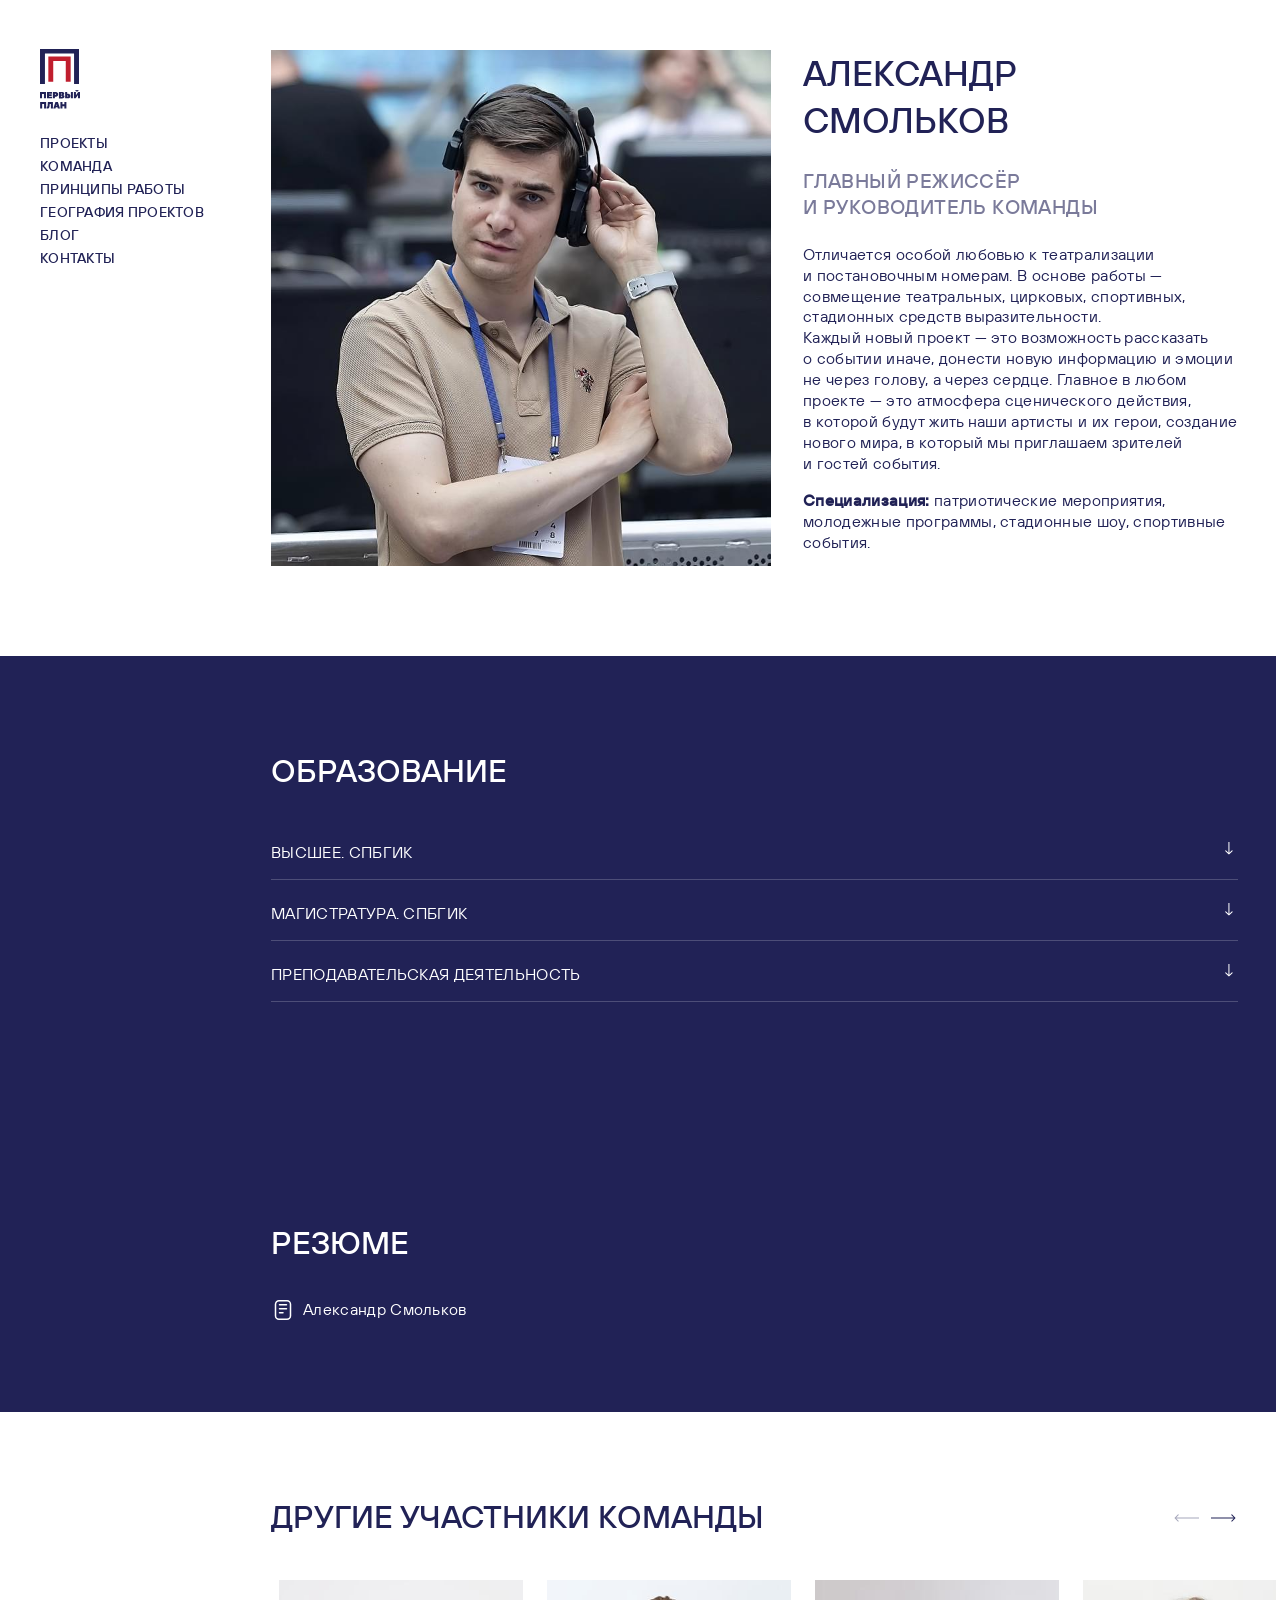
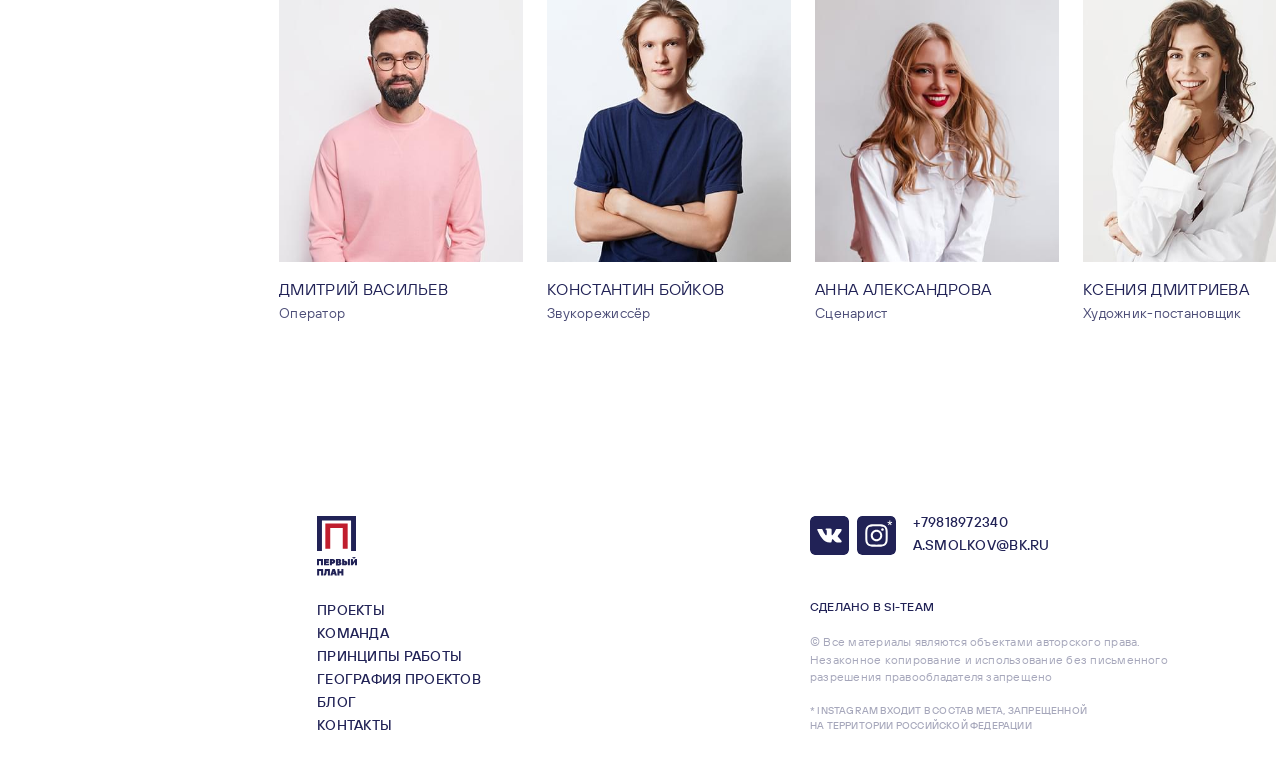
<file: team-member.html>
<!DOCTYPE html>
<html lang="ru">

<head>
  <meta charset="UTF-8" />
  <meta name="viewport" content="width=device-width, initial-scale=1" />
  <title>Первый план</title>

  <link rel="stylesheet" href="css/main.min.css" />

  <link rel="stylesheet" href="css/swiper-bundle.min.css" />

</head>

<body>
  <div class="site-wrapper">
    <header class="site-header">
      <div class="site-header__overlay"></div>
      <div class="site-header__container container">
        <div class="site-header__body">
          <a href="/homepage.html" class="site-header__logo logo">
            <div class="logo__ibg ibg">
              <img class="logo__image logo__image--white" src="images/logo-white.svg" alt="Логотип Первый План" title="Логотип Первый План" />
              <img class="logo__image" src="images/logo.svg" alt="Логотип Первый План" title="Логотип Первый План" />
            </div>
          </a>
          <nav class="site-header__menu menu">
            <ul class="menu__list">
              <li class="menu__item">
                <a href="/projects.html" class="menu__link menu__link--header link link--m">проекты</a>
              </li>
              <li class="menu__item">
                <a href="/team.html" class="menu__link menu__link--header link link--m">команда</a>
              </li>
              <li class="menu__item">
                <a href="/homepage.html#principles" class="menu__link menu__link--header link link--m">принципы работы</a>
              </li>
              <li class="menu__item">
                <a href="/homepage.html#geography" class="menu__link menu__link--header link link--m">география проектов</a>
              </li>
              <li class="menu__item">
                <a href="/blog.html" class="menu__link menu__link--header link link--m">блог</a>
              </li>
              <li class="menu__item">
                <a data-anchor href="#contacts" class="menu__link menu__link--header link link--m">контакты</a>
              </li>
            </ul>
          </nav>
          <button type="buttons" class="site-header__burger burger">
            <div class="burger__line"></div>
          </button>
        </div>
      </div>
    </header>

    <main class="site-page site-page--team-member">
      <section class="hero-team-member">
        <div class="container">
          <div class="hero-team-member__body space-for-header">
            <h1 class="hero-team-member__name h1">Александр Смольков</h1>
            <p class="hero-team-member__post subtitle">Главный режиссёр и&nbsp;руководитель команды</p>
            <div class="hero-team-member__image">
              <div class="hero-team-member__image-ibg ibg">
                <img src="images/team/filmmaker.jpg" alt="Александр Смольков" title="Александр Смольков" />
              </div>
            </div>
            <div class="hero-team-member__text">
              <p>
                Отличается особой любовью к&nbsp;театрализации и&nbsp;постановочным номерам. В&nbsp;основе работы&nbsp;&mdash; совмещение театральных,
                цирковых, спортивных, стадионных средств выразительности.
                <br />Каждый новый проект&nbsp;&mdash; это возможность рассказать о&nbsp;событии
                иначе, донести новую информацию и&nbsp;эмоции не&nbsp;через голову, а&nbsp;через сердце. Главное в&nbsp;любом проекте&nbsp;&mdash; это
                атмосфера сценического действия, в&nbsp;которой будут жить наши артисты и&nbsp;их&nbsp;герои, создание нового мира, в&nbsp;который
                мы&nbsp;приглашаем зрителей и&nbsp;гостей события.
              </p>
              <p>
                <strong>Специализация:</strong> патриотические мероприятия, молодежные программы, стадионные шоу, спортивные события.
              </p>
            </div>
          </div>
        </div>
      </section>
      <section class="education section section--blue">
        <div class="container">
          <div class="space-for-header">
            <h2 class="education__title h2">Образование</h2>
            <ul data-accordion class="education__list">
              <li data-fold class="education__item">
                <h3 data-fold-btn class="education__item-title">
                  Высшее. СПбГИК
                  <span class="education__item-arrow">
                    <svg width="8" height="13" viewBox="0 0 8 13" fill="none" xmlns="http://www.w3.org/2000/svg">
                      <path fill-rule="evenodd" clip-rule="evenodd" d="M7.46586 9.17157L4.28388 12.3536C4.08862 12.5488 3.77203 12.5488 3.57677 12.3536L0.39479 9.17157C0.199528 8.97631 0.199528 8.65973 0.39479 8.46447C0.590052 8.2692 0.906635 8.2692 1.1019 8.46447L3.43032 10.7929L3.43032 0L4.43032 0V10.7929L6.75875 8.46447C6.95401 8.2692 7.2706 8.2692 7.46586 8.46447C7.66112 8.65973 7.66112 8.97631 7.46586 9.17157Z" fill="currentColor" />
                    </svg>
                  </span>
                </h3>
                <div data-fold-content class="education__item-wrapper">
                  <div class="education__item-content">
                    <p>Кафедра театрализованных представлений и&nbsp;праздников (диплом с&nbsp;отличием-2015)</p>
                  </div>
                </div>
              </li>
              <li data-fold class="education__item">
                <h3 data-fold-btn class="education__item-title">
                  Магистратура. СПбГИК
                  <span class="education__item-arrow">
                    <svg width="8" height="13" viewBox="0 0 8 13" fill="none" xmlns="http://www.w3.org/2000/svg">
                      <path fill-rule="evenodd" clip-rule="evenodd" d="M7.46586 9.17157L4.28388 12.3536C4.08862 12.5488 3.77203 12.5488 3.57677 12.3536L0.39479 9.17157C0.199528 8.97631 0.199528 8.65973 0.39479 8.46447C0.590052 8.2692 0.906635 8.2692 1.1019 8.46447L3.43032 10.7929L3.43032 0L4.43032 0V10.7929L6.75875 8.46447C6.95401 8.2692 7.2706 8.2692 7.46586 8.46447C7.66112 8.65973 7.66112 8.97631 7.46586 9.17157Z" fill="currentColor" />
                    </svg>
                  </span>
                </h3>
                <div data-fold-content class="education__item-wrapper">
                  <div class="education__item-content">
                    <p>Режиссёр театрализованных представлений и праздников (диплом магистра-2017).</p>
                    <p>
                      Дважды лауреат высшей профессиональной премии &laquo;Грани театра масс&raquo; в&nbsp;номинациях &laquo;Лучшая режиссёрская
                      работа&raquo; и&nbsp;&laquo;Лучшее спортивно-зрелищное мероприятие&raquo; (Церемония открытия фестиваля Всероссийская
                      студенческая весна в&nbsp;г. Тула в&nbsp;составе режиссёрско-постановочной группы (2017&nbsp;год).
                    </p>
                    <p>
                      Награжден Почетным знаком святой Татианы &laquo;Молодежной степени&raquo; за&nbsp;активную просветительскую и&nbsp;социальную
                      деятельность (2020&nbsp;год).
                    </p>
                    <p>
                      Лауреат международной премии в&nbsp;сфере искусства &laquo;Большая Медведица&raquo; в&nbsp;номинации &laquo;Артист&raquo;
                      (2016&nbsp;год).
                    </p>
                    <p>
                      Награжден благодарственными грамотами Государственной думы РФ, Правительства Санкт-Петербурга, Правительства Ленинградской
                      области, городских и&nbsp;областных комитетов, МЧС РФ, МВД РФ&nbsp;и&nbsp;т.д.
                    </p>
                    <p>Автор диссертационной работы &laquo;Спортивно-массовый праздник как средство формирования российской идентичности&raquo;.</p>
                  </div>
                </div>
              </li>
              <li data-fold class="education__item">
                <h3 data-fold-btn class="education__item-title">
                  преподавательская деятельность
                  <span class="education__item-arrow">
                    <svg width="8" height="13" viewBox="0 0 8 13" fill="none" xmlns="http://www.w3.org/2000/svg">
                      <path fill-rule="evenodd" clip-rule="evenodd" d="M7.46586 9.17157L4.28388 12.3536C4.08862 12.5488 3.77203 12.5488 3.57677 12.3536L0.39479 9.17157C0.199528 8.97631 0.199528 8.65973 0.39479 8.46447C0.590052 8.2692 0.906635 8.2692 1.1019 8.46447L3.43032 10.7929L3.43032 0L4.43032 0V10.7929L6.75875 8.46447C6.95401 8.2692 7.2706 8.2692 7.46586 8.46447C7.66112 8.65973 7.66112 8.97631 7.46586 9.17157Z" fill="currentColor" />
                    </svg>
                  </span>
                </h3>
                <div data-fold-content class="education__item-wrapper">
                  <div class="education__item-content">
                    <p>
                      Приглашенный спикер на&nbsp;конференции режиссёров &laquo;Трансформация реальности&raquo;, курсов повышения квалификации
                      специалистов учреждений культуры в&nbsp;городах: Санкт-Петербург, Калининград, Тюмень, Тверь и&nbsp;др.
                    </p>
                    <p>
                      2021-2022&nbsp;гг. Преподаватель Кафедры духовых и&nbsp;ударных инструментов Санкт-Петербургского государственного института
                      культуры и&nbsp;искусства (Дисциплины: &laquo;Сценическая культура музыканта&raquo; и&nbsp;&laquo;Режиссура сценического
                      поведения музыканта-инструменталиста&raquo;).
                    </p>
                    <p>2016-2022&nbsp;гг. Режиссёр и&nbsp;педагог в&nbsp;Российском государственном педагогическом университете имени А.И. Герцена.</p>
                  </div>
                </div>
              </li>
            </ul>
            <h2 class="education__title education__title--summary h2">Резюме</h2>
            <a href="#" download="Summary" class="education__summary document-link">
              <span class="document-link__icon">
                <img data-lozad src="images/placeholder.png" data-src="images/icons/document.svg" alt="Document icon" title="Document icon" />
              </span>
              Александр Смольков
            </a>
          </div>
        </div>
      </section>

      <section class="other-team">
        <div class="container">
          <div class="other-team__body space-for-header">
            <div class="other-team__top">
              <h2 class="other-team__title h2">Другие участники команды</h2>
              <div class="other-team__arrows arrows">
                <button class="arrows__arrow arrows__arrow--blue arrows__arrow--prev">
                  <svg width="25" height="8" viewBox="0 0 25 8" fill="none" xmlns="http://www.w3.org/2000/svg">
                    <path d="M0.646447 4.35355C0.451184 4.15829 0.451184 3.84171 0.646447 3.64645L3.82843 0.464466C4.02369 0.269204 4.34027 0.269204 4.53553 0.464466C4.7308 0.659728 4.7308 0.976311 4.53553 1.17157L1.70711 4L4.53553 6.82843C4.7308 7.02369 4.7308 7.34027 4.53553 7.53553C4.34027 7.7308 4.02369 7.7308 3.82843 7.53553L0.646447 4.35355ZM25 4.5H1V3.5H25V4.5Z" fill="currentColor" />
                  </svg>
                </button>
                <button class="arrows__arrow arrows__arrow--blue arrows__arrow--next">
                  <svg width="25" height="8" viewBox="0 0 25 8" fill="none" xmlns="http://www.w3.org/2000/svg">
                    <path d="M24.3536 4.35355C24.5488 4.15829 24.5488 3.84171 24.3536 3.64645L21.1716 0.464466C20.9763 0.269204 20.6597 0.269204 20.4645 0.464466C20.2692 0.659728 20.2692 0.976311 20.4645 1.17157L23.2929 4L20.4645 6.82843C20.2692 7.02369 20.2692 7.34027 20.4645 7.53553C20.6597 7.7308 20.9763 7.7308 21.1716 7.53553L24.3536 4.35355ZM0 4.5H24V3.5H0V4.5Z" fill="currentColor" />
                  </svg>
                </button>
              </div>
            </div>
            <div data-slider="team" class="other-team__slider team-slider swiper">
              <div class="team-slider__wrapper swiper-wrapper">
                <div class="team-slider__slide swiper-slide">
                  <article class="team-card">
                    <a href="/team-member.html" class="team-card__link">
                      <div class="team-card__image">
                        <div class="team-card__image-ibg ibg">
                          <img loading="lazy" src="images/team/01.jpg" alt="Дмитрий Васильев" title="Дмитрий Васильев" />
                        </div>
                      </div>
                      <h3 class="team-card__name">Дмитрий Васильев</h3>
                      <p class="team-card__post text text--m">Оператор</p>
                    </a>
                  </article>
                </div>
                <div class="team-slider__slide swiper-slide">
                  <article class="team-card">
                    <a href="/team-member.html" class="team-card__link">
                      <div class="team-card__image">
                        <div class="team-card__image-ibg ibg">
                          <img loading="lazy" src="images/team/02.jpg" alt="Константин Бойков" title="Константин Бойков" />
                        </div>
                      </div>
                      <h3 class="team-card__name">Константин Бойков</h3>
                      <p class="team-card__post text text--m">Звукорежиссёр</p>
                    </a>
                  </article>
                </div>
                <div class="team-slider__slide swiper-slide">
                  <article class="team-card">
                    <a href="/team-member.html" class="team-card__link">
                      <div class="team-card__image">
                        <div class="team-card__image-ibg ibg">
                          <img loading="lazy" src="images/team/03.jpg" alt="анна александрова" title="Анна Александрова" />
                        </div>
                      </div>
                      <h3 class="team-card__name">Анна Александрова</h3>
                      <p class="team-card__post text text--m">Сценарист</p>
                    </a>
                  </article>
                </div>
                <div class="team-slider__slide swiper-slide">
                  <article class="team-card">
                    <a href="/team-member.html" class="team-card__link">
                      <div class="team-card__image">
                        <div class="team-card__image-ibg ibg">
                          <img loading="lazy" src="images/team/04.jpg" alt="Ксения дмитриева" title="Ксения Дмитриева" />
                        </div>
                      </div>
                      <h3 class="team-card__name">Ксения Дмитриева</h3>
                      <p class="team-card__post text text--m">Художник-постановщик</p>
                    </a>
                  </article>
                </div>
              </div>
            </div>
          </div>
        </div>
      </section>

    </main>
    <footer id="contacts" class="site-footer">
      <div class="container">
        <div class="site-footer__body site-footer__body--white space-for-header">
          <div class="site-footer__left">
            <a href="/homepage.html" class="site-footer__logo logo">
              <div class="logo__ibg ibg">
                <img class="logo__image" src="images/logo.svg" alt="Логотип Первый План" title="Логотип Первый План" />
              </div>
            </a>
            <nav class="menu">
              <ul class="menu__list">
                <li class="menu__item">
                  <a href="/projects.html" class="menu__link link link--m">проекты</a>
                </li>
                <li class="menu__item">
                  <a href="/team.html" class="menu__link link link--m">команда</a>
                </li>
                <li class="menu__item">
                  <a href="/homepage.html#principles" class="menu__link link link--m">принципы работы</a>
                </li>
                <li class="menu__item">
                  <a href="/homepage.html#geography" class="menu__link link link--m">география проектов</a>
                </li>
                <li class="menu__item">
                  <a href="/blog.html" class="menu__link link link--m">блог</a>
                </li>
                <li class="menu__item">
                  <a data-anchor href="#contacts" class="menu__link link link--m">контакты</a>
                </li>
              </ul>
            </nav>
          </div>
          <div class="site-footer__right">
            <div class="site-footer__contacts">
              <ul class="site-footer__socials socials">
                <li class="socials__item">
                  <a href="#" class="socials__link">
                    <img data-lozad src="images/placeholder.png" data-src="images/icons/socials/vk-blue.svg" alt="VK" title="VK" />
                  </a>
                </li>
                <li class="socials__item">
                  <a href="#" class="socials__link">
                    <img data-lozad src="images/placeholder.png" data-src="images/icons/socials/instagram-blue.svg" alt="Instagram" title="Instagram" />
                  </a>
                </li>
              </ul>
              <ul class="site-footer__contacts-list">
                <li class="site-footer__contact">
                  <a href="tel:+79818972340" class="site-footer__contact-link link link--blue link--m">+79818972340</a>
                </li>
                <li class="site-footer__contact">
                  <a href="mailto:a.smolkov@bk.ru" class="site-footer__contact-link link link--blue link--m">a.smolkov@bk.ru</a>
                </li>
              </ul>
            </div>
            <a href="https://si-team.ru/" target="_blank" class="site-footer__creator site-footer__creator--desktop link link--blue link--s">сделано в si-team</a>
            <p class="site-footer__copyright site-footer__copyright--blue site-footer__copyright--desktop text text--s">
              &copy;&nbsp;Все материалы являются объектами авторского права.
              <br />
              Незаконное копирование и&nbsp;использование без письменного разрешения правообладателя запрещено
            </p>
            <p class="site-footer__instagram-footnote site-footer__instagram-footnote--blue description">
              * instagram Входит в&nbsp;состав Meta, запрещенной на&nbsp;территории Российской Федерации
            </p>
          </div>
        </div>
        <div class="site-footer__bottom">
          <p class="site-footer__copyright site-footer__copyright--blue site-footer__copyright--mobile text text--s">
            &copy;&nbsp;Все материалы являются объектами авторского права.
            <br />
            Незаконное копирование и&nbsp;использование без письменного разрешения правообладателя запрещено
          </p>
          <a href="https://si-team.ru/" target="_blank" class="site-footer__creator site-footer__creator--mobile link link--s">сделано в si-team</a>
        </div>
      </div>
    </footer>

  </div>
  <script defer src="js/lozad.min.js"></script>
  <script defer src="js/swiper-bundle.min.js"></script>
  <script defer src="js/script.js"></script>
</body>

</html>
</file>
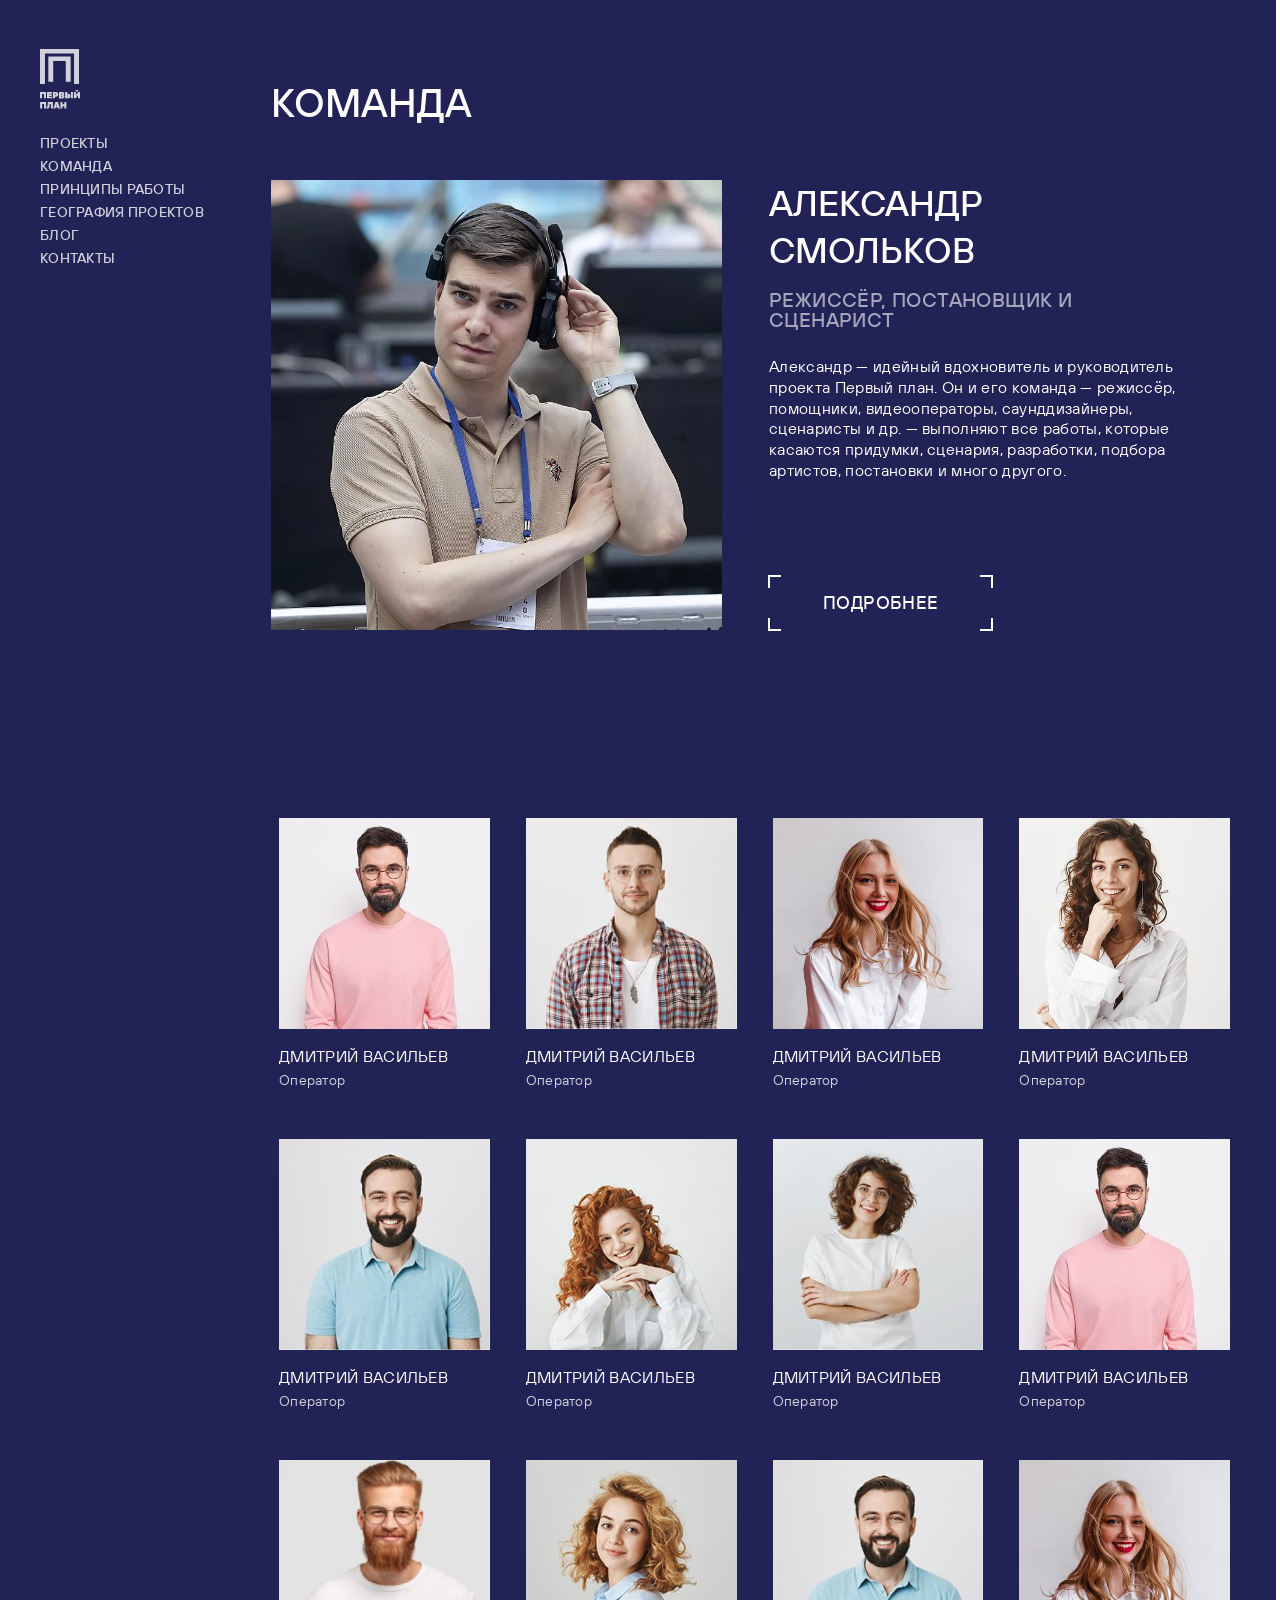
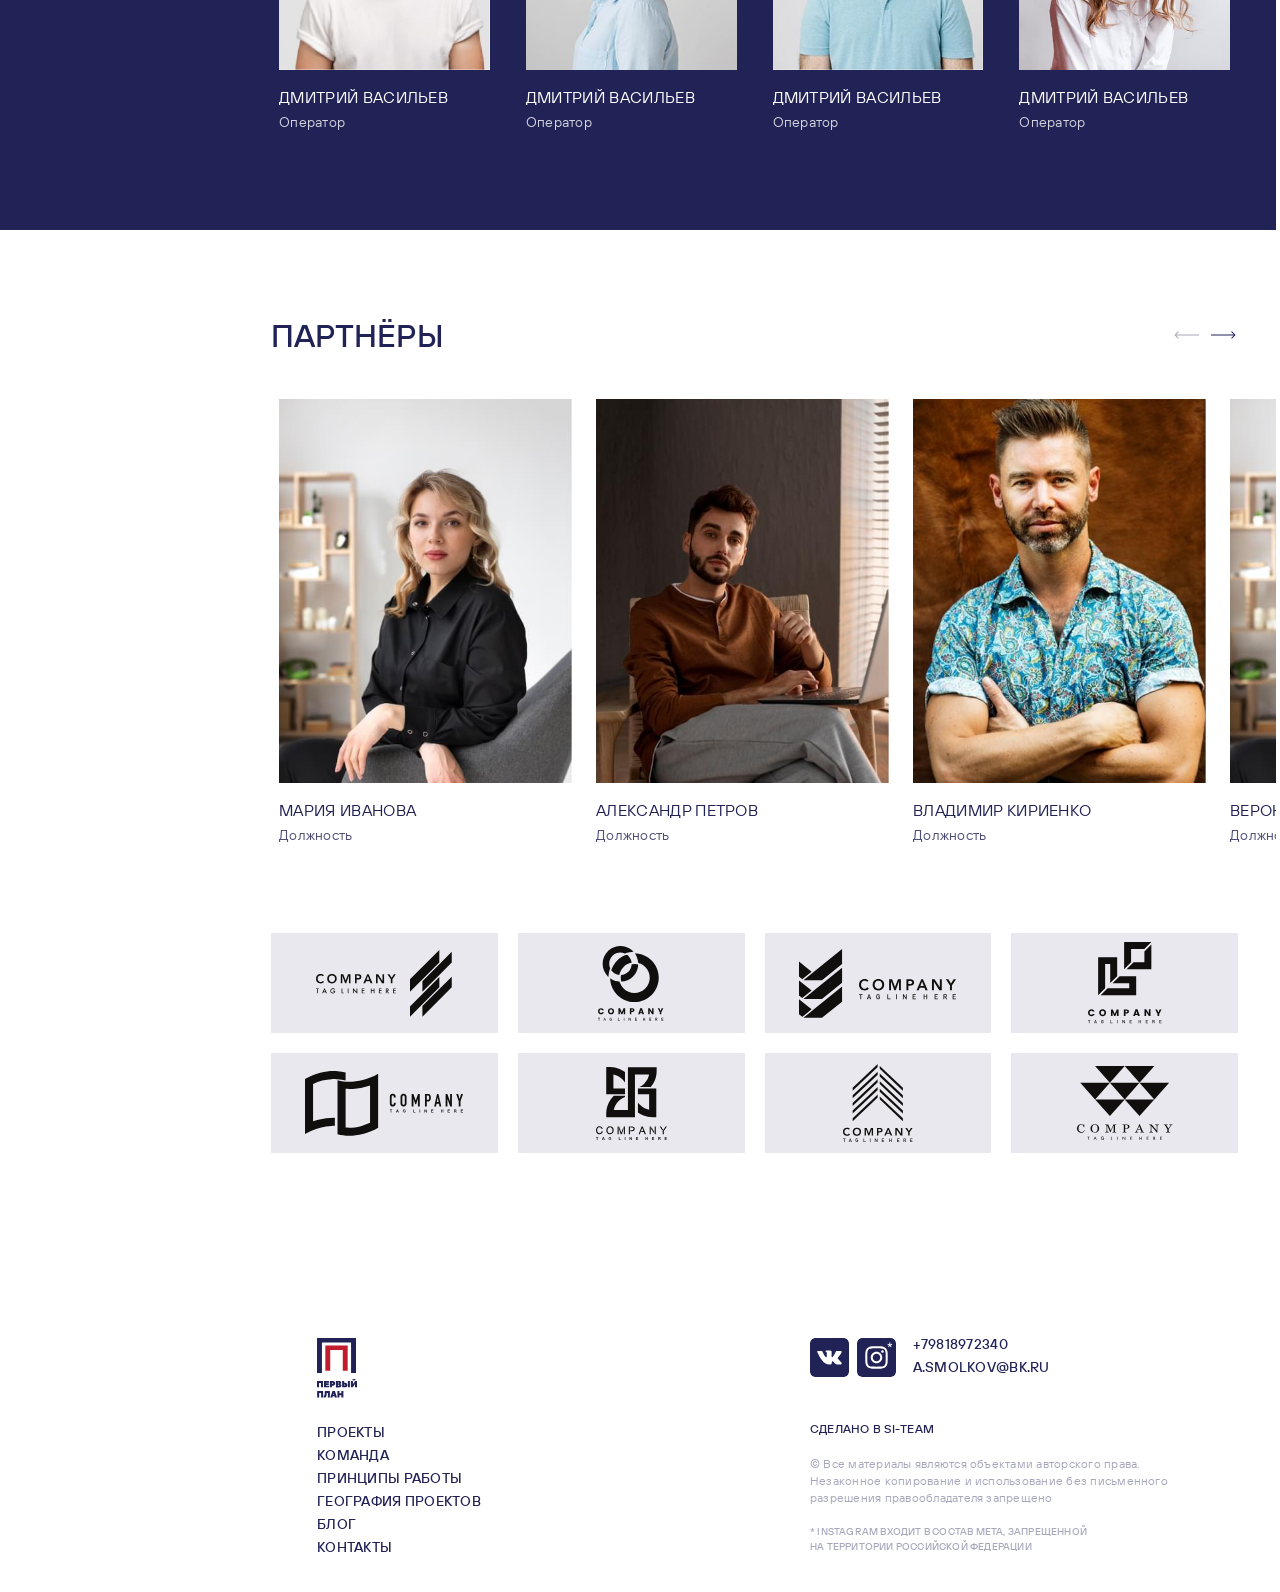
<file: team.html>
<!DOCTYPE html>
<html lang="ru">

<head>
  <meta charset="UTF-8" />
  <meta name="viewport" content="width=device-width, initial-scale=1" />
  <title>Первый план</title>

  <link rel="stylesheet" href="css/main.min.css" />

  <link rel="stylesheet" href="css/swiper-bundle.min.css" />

</head>

<body>
  <div class="site-wrapper">
    <header class="site-header site-header--white">
      <div class="site-header__overlay"></div>
      <div class="site-header__container container">
        <div class="site-header__body">
          <a href="/homepage.html" class="site-header__logo logo logo--white">
            <div class="logo__ibg ibg">
              <img class="logo__image logo__image--white" src="images/logo-white.svg" alt="Логотип Первый План" title="Логотип Первый План" />
              <img class="logo__image" src="images/logo.svg" alt="Логотип Первый План" title="Логотип Первый План" />
            </div>
          </a>
          <nav class="site-header__menu menu menu--white">
            <ul class="menu__list">
              <li class="menu__item">
                <a href="/projects.html" class="menu__link menu__link--header link link--m">проекты</a>
              </li>
              <li class="menu__item">
                <a href="/team.html" class="menu__link menu__link--header link link--m">команда</a>
              </li>
              <li class="menu__item">
                <a href="/homepage.html#principles" class="menu__link menu__link--header link link--m">принципы работы</a>
              </li>
              <li class="menu__item">
                <a href="/homepage.html#geography" class="menu__link menu__link--header link link--m">география проектов</a>
              </li>
              <li class="menu__item">
                <a href="/blog.html" class="menu__link menu__link--header link link--m">блог</a>
              </li>
              <li class="menu__item">
                <a data-anchor href="#contacts" class="menu__link menu__link--header link link--m">контакты</a>
              </li>
            </ul>
          </nav>
          <button type="buttons" class="site-header__burger burger burger--white">
            <div class="burger__line"></div>
          </button>
        </div>
      </div>
    </header>

    <main class="site-page site-page--team">
      <section class="team section section--blue">
        <div class="container">
          <div class="space-for-header">
            <h1 class="team__title h1">Команда</h1>
            <div class="team__filmmaker">
              <div class="team__filmmaker-image">
                <div class="team__filmmaker-image-ibg ibg">
                  <img src="images/team/filmmaker.jpg" alt="Александр смольков" title="Александр смольков" />
                </div>
              </div>
              <div class="team__filmmaker-content">
                <p class="team__filmmaker-title h2">Александр смольков</p>
                <p class="team__filmmaker-post subtitle">Режиссёр, постановщик и сценарист</p>
                <p class="team__filmmaker-excerpt">
                  Александр&nbsp;&mdash; идейный вдохновитель и&nbsp;руководитель проекта Первый план. Он&nbsp;и&nbsp;его команда&nbsp;&mdash; режиссёр,
                  помощники, видеооператоры, саунддизайнеры, сценаристы и&nbsp;др. &mdash;&nbsp;выполняют все работы, которые касаются придумки, сценария,
                  разработки, подбора артистов, постановки и&nbsp;много другого.
                </p>
                <a href="/team-member.html" class="team__filmmaker-button fp-button">
                  <span class="fp-button__angle fp-button__angle--top-left"></span>
                  <span class="fp-button__angle fp-button__angle--top-right"></span>
                  <span class="fp-button__angle fp-button__angle--bottom-right"></span>
                  <span class="fp-button__angle fp-button__angle--bottom-left"></span>
                  Подробнее
                </a>
              </div>
            </div>
            <ul class="team__list">
              <li class="team__member">
                <article class="team-card">
                  <a href="/team-member.html" class="team-card__link team-card__link--blue">
                    <div class="team-card__image">
                      <div class="team-card__image-ibg team-card__image-ibg--square ibg">
                        <img data-lozad src="images/placeholder.png" data-src="images/team/01.jpg" alt="Дмитрий Васильев" title="Дмитрий Васильев" />
                      </div>
                    </div>
                    <h3 class="team-card__name team-card__name--white">Дмитрий Васильев</h3>
                    <p class="team-card__post team-card__post--white text text--m">Оператор</p>
                  </a>
                </article>
              </li>
              <li class="team__member">
                <article class="team-card">
                  <a href="/team-member.html" class="team-card__link team-card__link--blue">
                    <div class="team-card__image">
                      <div class="team-card__image-ibg team-card__image-ibg--square ibg">
                        <img data-lozad src="images/placeholder.png" data-src="images/team/06.jpg" alt="Дмитрий Васильев" title="Дмитрий Васильев" />
                      </div>
                    </div>
                    <h3 class="team-card__name team-card__name--white">Дмитрий Васильев</h3>
                    <p class="team-card__post team-card__post--white text text--m">Оператор</p>
                  </a>
                </article>
              </li>
              <li class="team__member">
                <article class="team-card">
                  <a href="/team-member.html" class="team-card__link team-card__link--blue">
                    <div class="team-card__image">
                      <div class="team-card__image-ibg team-card__image-ibg--square ibg">
                        <img data-lozad src="images/placeholder.png" data-src="images/team/03.jpg" alt="Дмитрий Васильев" title="Дмитрий Васильев" />
                      </div>
                    </div>
                    <h3 class="team-card__name team-card__name--white">Дмитрий Васильев</h3>
                    <p class="team-card__post team-card__post--white text text--m">Оператор</p>
                  </a>
                </article>
              </li>
              <li class="team__member">
                <article class="team-card">
                  <a href="/team-member.html" class="team-card__link team-card__link--blue">
                    <div class="team-card__image">
                      <div class="team-card__image-ibg team-card__image-ibg--square ibg">
                        <img data-lozad src="images/placeholder.png" data-src="images/team/04.jpg" alt="Дмитрий Васильев" title="Дмитрий Васильев" />
                      </div>
                    </div>
                    <h3 class="team-card__name team-card__name--white">Дмитрий Васильев</h3>
                    <p class="team-card__post team-card__post--white text text--m">Оператор</p>
                  </a>
                </article>
              </li>
              <li class="team__member">
                <article class="team-card">
                  <a href="/team-member.html" class="team-card__link team-card__link--blue">
                    <div class="team-card__image">
                      <div class="team-card__image-ibg team-card__image-ibg--square ibg">
                        <img data-lozad src="images/placeholder.png" data-src="images/team/11.jpg" alt="Дмитрий Васильев" title="Дмитрий Васильев" />
                      </div>
                    </div>
                    <h3 class="team-card__name team-card__name--white">Дмитрий Васильев</h3>
                    <p class="team-card__post team-card__post--white text text--m">Оператор</p>
                  </a>
                </article>
              </li>
              <li class="team__member">
                <article class="team-card">
                  <a href="/team-member.html" class="team-card__link team-card__link--blue">
                    <div class="team-card__image">
                      <div class="team-card__image-ibg team-card__image-ibg--square ibg">
                        <img data-lozad src="images/placeholder.png" data-src="images/team/08.jpg" alt="Дмитрий Васильев" title="Дмитрий Васильев" />
                      </div>
                    </div>
                    <h3 class="team-card__name team-card__name--white">Дмитрий Васильев</h3>
                    <p class="team-card__post team-card__post--white text text--m">Оператор</p>
                  </a>
                </article>
              </li>
              <li class="team__member">
                <article class="team-card">
                  <a href="/team-member.html" class="team-card__link team-card__link--blue">
                    <div class="team-card__image">
                      <div class="team-card__image-ibg team-card__image-ibg--square ibg">
                        <img data-lozad src="images/placeholder.png" data-src="images/team/09.jpg" alt="Дмитрий Васильев" title="Дмитрий Васильев" />
                      </div>
                    </div>
                    <h3 class="team-card__name team-card__name--white">Дмитрий Васильев</h3>
                    <p class="team-card__post team-card__post--white text text--m">Оператор</p>
                  </a>
                </article>
              </li>
              <li class="team__member">
                <article class="team-card">
                  <a href="/team-member.html" class="team-card__link team-card__link--blue">
                    <div class="team-card__image">
                      <div class="team-card__image-ibg team-card__image-ibg--square ibg">
                        <img data-lozad src="images/placeholder.png" data-src="images/team/01.jpg" alt="Дмитрий Васильев" title="Дмитрий Васильев" />
                      </div>
                    </div>
                    <h3 class="team-card__name team-card__name--white">Дмитрий Васильев</h3>
                    <p class="team-card__post team-card__post--white text text--m">Оператор</p>
                  </a>
                </article>
              </li>
              <li class="team__member">
                <article class="team-card">
                  <a href="/team-member.html" class="team-card__link team-card__link--blue">
                    <div class="team-card__image">
                      <div class="team-card__image-ibg team-card__image-ibg--square ibg">
                        <img data-lozad src="images/placeholder.png" data-src="images/team/10.jpg" alt="Дмитрий Васильев" title="Дмитрий Васильев" />
                      </div>
                    </div>
                    <h3 class="team-card__name team-card__name--white">Дмитрий Васильев</h3>
                    <p class="team-card__post team-card__post--white text text--m">Оператор</p>
                  </a>
                </article>
              </li>
              <li class="team__member">
                <article class="team-card">
                  <a href="/team-member.html" class="team-card__link team-card__link--blue">
                    <div class="team-card__image">
                      <div class="team-card__image-ibg team-card__image-ibg--square ibg">
                        <img data-lozad src="images/placeholder.png" data-src="images/team/05.jpg" alt="Дмитрий Васильев" title="Дмитрий Васильев" />
                      </div>
                    </div>
                    <h3 class="team-card__name team-card__name--white">Дмитрий Васильев</h3>
                    <p class="team-card__post team-card__post--white text text--m">Оператор</p>
                  </a>
                </article>
              </li>
              <li class="team__member">
                <article class="team-card">
                  <a href="/team-member.html" class="team-card__link team-card__link--blue">
                    <div class="team-card__image">
                      <div class="team-card__image-ibg team-card__image-ibg--square ibg">
                        <img data-lozad src="images/placeholder.png" data-src="images/team/11.jpg" alt="Дмитрий Васильев" title="Дмитрий Васильев" />
                      </div>
                    </div>
                    <h3 class="team-card__name team-card__name--white">Дмитрий Васильев</h3>
                    <p class="team-card__post team-card__post--white text text--m">Оператор</p>
                  </a>
                </article>
              </li>
              <li class="team__member">
                <article class="team-card">
                  <a href="/team-member.html" class="team-card__link team-card__link--blue">
                    <div class="team-card__image">
                      <div class="team-card__image-ibg team-card__image-ibg--square ibg">
                        <img data-lozad src="images/placeholder.png" data-src="images/team/03.jpg" alt="Дмитрий Васильев" title="Дмитрий Васильев" />
                      </div>
                    </div>
                    <h3 class="team-card__name team-card__name--white">Дмитрий Васильев</h3>
                    <p class="team-card__post team-card__post--white text text--m">Оператор</p>
                  </a>
                </article>
              </li>
            </ul>
          </div>
        </div>
      </section>

      <section class="partners">
        <div class="container">
          <div class="space-for-header">
            <div class="partners__wrapper">
              <div class="partners__top">
                <h2 class="partners__title h2">Партнёры</h2>
                <div class="partners__arrows arrows">
                  <button class="arrows__arrow arrows__arrow--blue arrows__arrow--prev">
                    <svg width="25" height="8" viewBox="0 0 25 8" fill="none" xmlns="http://www.w3.org/2000/svg">
                      <path d="M0.646447 4.35355C0.451184 4.15829 0.451184 3.84171 0.646447 3.64645L3.82843 0.464466C4.02369 0.269204 4.34027 0.269204 4.53553 0.464466C4.7308 0.659728 4.7308 0.976311 4.53553 1.17157L1.70711 4L4.53553 6.82843C4.7308 7.02369 4.7308 7.34027 4.53553 7.53553C4.34027 7.7308 4.02369 7.7308 3.82843 7.53553L0.646447 4.35355ZM25 4.5H1V3.5H25V4.5Z" fill="currentColor" />
                    </svg>
                  </button>
                  <button class="arrows__arrow arrows__arrow--blue arrows__arrow--next">
                    <svg width="25" height="8" viewBox="0 0 25 8" fill="none" xmlns="http://www.w3.org/2000/svg">
                      <path d="M24.3536 4.35355C24.5488 4.15829 24.5488 3.84171 24.3536 3.64645L21.1716 0.464466C20.9763 0.269204 20.6597 0.269204 20.4645 0.464466C20.2692 0.659728 20.2692 0.976311 20.4645 1.17157L23.2929 4L20.4645 6.82843C20.2692 7.02369 20.2692 7.34027 20.4645 7.53553C20.6597 7.7308 20.9763 7.7308 21.1716 7.53553L24.3536 4.35355ZM0 4.5H24V3.5H0V4.5Z" fill="currentColor" />
                    </svg>
                  </button>
                </div>
              </div>
              <div data-slider="team" class="partners__slider team-slider swiper">
                <div class="team-slider__wrapper swiper-wrapper">
                  <div class="team-slider__slide team-slider__slide--partner swiper-slide">
                    <div class="team-card">
                      <div class="team-card__body">
                        <div class="team-card__image">
                          <div class="team-card__image-ibg team-card__image-ibg--partner ibg">
                            <img loading="lazy" src="images/partners/peoples/01.jpg" alt="Мария Иванова" title="Мария Иванова" />
                          </div>
                        </div>
                        <div class="team-card__name">Мария Иванова</div>
                        <p class="team-card__post text text--m">Должность</p>
                      </div>
                    </div>
                  </div>
                  <div class="team-slider__slide team-slider__slide--partner swiper-slide">
                    <div class="team-card">
                      <div class="team-card__body">
                        <div class="team-card__image">
                          <div class="team-card__image-ibg team-card__image-ibg--partner ibg">
                            <img loading="lazy" src="images/partners/peoples/02.jpg" alt="Александр Петров" title="Александр Петров" />
                          </div>
                        </div>
                        <div class="team-card__name">Александр Петров</div>
                        <p class="team-card__post text text--m">Должность</p>
                      </div>
                    </div>
                  </div>
                  <div class="team-slider__slide team-slider__slide--partner swiper-slide">
                    <div class="team-card">
                      <div class="team-card__body">
                        <div class="team-card__image">
                          <div class="team-card__image-ibg team-card__image-ibg--partner ibg">
                            <img loading="lazy" src="images/partners/peoples/03.jpg" alt="Владимир Кириенко" title="Владимир Кириенко" />
                          </div>
                        </div>
                        <div class="team-card__name">Владимир Кириенко</div>
                        <p class="team-card__post text text--m">Должность</p>
                      </div>
                    </div>
                  </div>
                  <div class="team-slider__slide team-slider__slide--partner swiper-slide">
                    <div class="team-card">
                      <div class="team-card__body">
                        <div class="team-card__image">
                          <div class="team-card__image-ibg team-card__image-ibg--partner ibg">
                            <img loading="lazy" src="images/partners/peoples/01.jpg" alt="Вероника Васильева" title="Вероника Васильева" />
                          </div>
                        </div>
                        <div class="team-card__name">Вероника Васильева</div>
                        <p class="team-card__post text text--m">Должность</p>
                      </div>
                    </div>
                  </div>
                </div>
              </div>
            </div>
            <div data-slider="companies" class="partners__companies swiper">
              <div class="partners__companies-wrapper swiper-wrapper">
                <div class="partners__companies-slide swiper-slide">
                  <div class="company-logo">
                    <img loading="lazy" src="images/partners/companies/01.svg" alt="Company logo" title="Company logo" />
                  </div>
                </div>
                <div class="partners__companies-slide swiper-slide">
                  <div class="company-logo">
                    <img loading="lazy" src="images/partners/companies/02.svg" alt="Company logo" title="Company logo" />
                  </div>
                </div>
                <div class="partners__companies-slide swiper-slide">
                  <div class="company-logo">
                    <img loading="lazy" src="images/partners/companies/03.svg" alt="Company logo" title="Company logo" />
                  </div>
                </div>
                <div class="partners__companies-slide swiper-slide">
                  <div class="company-logo">
                    <img loading="lazy" src="images/partners/companies/04.svg" alt="Company logo" title="Company logo" />
                  </div>
                </div>
                <div class="partners__companies-slide swiper-slide">
                  <div class="company-logo">
                    <img loading="lazy" src="images/partners/companies/05.svg" alt="Company logo" title="Company logo" />
                  </div>
                </div>
                <div class="partners__companies-slide swiper-slide">
                  <div class="company-logo">
                    <img loading="lazy" src="images/partners/companies/06.svg" alt="Company logo" title="Company logo" />
                  </div>
                </div>
                <div class="partners__companies-slide swiper-slide">
                  <div class="company-logo">
                    <img loading="lazy" src="images/partners/companies/07.svg" alt="Company logo" title="Company logo" />
                  </div>
                </div>
                <div class="partners__companies-slide swiper-slide">
                  <div class="company-logo">
                    <img loading="lazy" src="images/partners/companies/08.svg" alt="Company logo" title="Company logo" />
                  </div>
                </div>
              </div>
              <div class="partners__companies-pagination swiper-pagination"></div>
            </div>
          </div>
        </div>
      </section>

    </main>
    <footer id="contacts" class="site-footer">
      <div class="container">
        <div class="site-footer__body site-footer__body--white space-for-header">
          <div class="site-footer__left">
            <a href="/homepage.html" class="site-footer__logo logo">
              <div class="logo__ibg ibg">
                <img class="logo__image" src="images/logo.svg" alt="Логотип Первый План" title="Логотип Первый План" />
              </div>
            </a>
            <nav class="menu">
              <ul class="menu__list">
                <li class="menu__item">
                  <a href="/projects.html" class="menu__link link link--m">проекты</a>
                </li>
                <li class="menu__item">
                  <a href="/team.html" class="menu__link link link--m">команда</a>
                </li>
                <li class="menu__item">
                  <a href="/homepage.html#principles" class="menu__link link link--m">принципы работы</a>
                </li>
                <li class="menu__item">
                  <a href="/homepage.html#geography" class="menu__link link link--m">география проектов</a>
                </li>
                <li class="menu__item">
                  <a href="/blog.html" class="menu__link link link--m">блог</a>
                </li>
                <li class="menu__item">
                  <a data-anchor href="#contacts" class="menu__link link link--m">контакты</a>
                </li>
              </ul>
            </nav>
          </div>
          <div class="site-footer__right">
            <div class="site-footer__contacts">
              <ul class="site-footer__socials socials">
                <li class="socials__item">
                  <a href="#" class="socials__link">
                    <img data-lozad src="images/placeholder.png" data-src="images/icons/socials/vk-blue.svg" alt="VK" title="VK" />
                  </a>
                </li>
                <li class="socials__item">
                  <a href="#" class="socials__link">
                    <img data-lozad src="images/placeholder.png" data-src="images/icons/socials/instagram-blue.svg" alt="Instagram" title="Instagram" />
                  </a>
                </li>
              </ul>
              <ul class="site-footer__contacts-list">
                <li class="site-footer__contact">
                  <a href="tel:+79818972340" class="site-footer__contact-link link link--blue link--m">+79818972340</a>
                </li>
                <li class="site-footer__contact">
                  <a href="mailto:a.smolkov@bk.ru" class="site-footer__contact-link link link--blue link--m">a.smolkov@bk.ru</a>
                </li>
              </ul>
            </div>
            <a href="https://si-team.ru/" target="_blank" class="site-footer__creator site-footer__creator--desktop link link--blue link--s">сделано в si-team</a>
            <p class="site-footer__copyright site-footer__copyright--blue site-footer__copyright--desktop text text--s">
              &copy;&nbsp;Все материалы являются объектами авторского права.
              <br />
              Незаконное копирование и&nbsp;использование без письменного разрешения правообладателя запрещено
            </p>
            <p class="site-footer__instagram-footnote site-footer__instagram-footnote--blue description">
              * instagram Входит в&nbsp;состав Meta, запрещенной на&nbsp;территории Российской Федерации
            </p>
          </div>
        </div>
        <div class="site-footer__bottom">
          <p class="site-footer__copyright site-footer__copyright--blue site-footer__copyright--mobile text text--s">
            &copy;&nbsp;Все материалы являются объектами авторского права.
            <br />
            Незаконное копирование и&nbsp;использование без письменного разрешения правообладателя запрещено
          </p>
          <a href="https://si-team.ru/" target="_blank" class="site-footer__creator site-footer__creator--mobile link link--s">сделано в si-team</a>
        </div>
      </div>
    </footer>

  </div>
  <script defer src="js/lozad.min.js"></script>
  <script defer src="js/swiper-bundle.min.js"></script>
  <script defer src="js/script.js"></script>
</body>

</html>
</file>
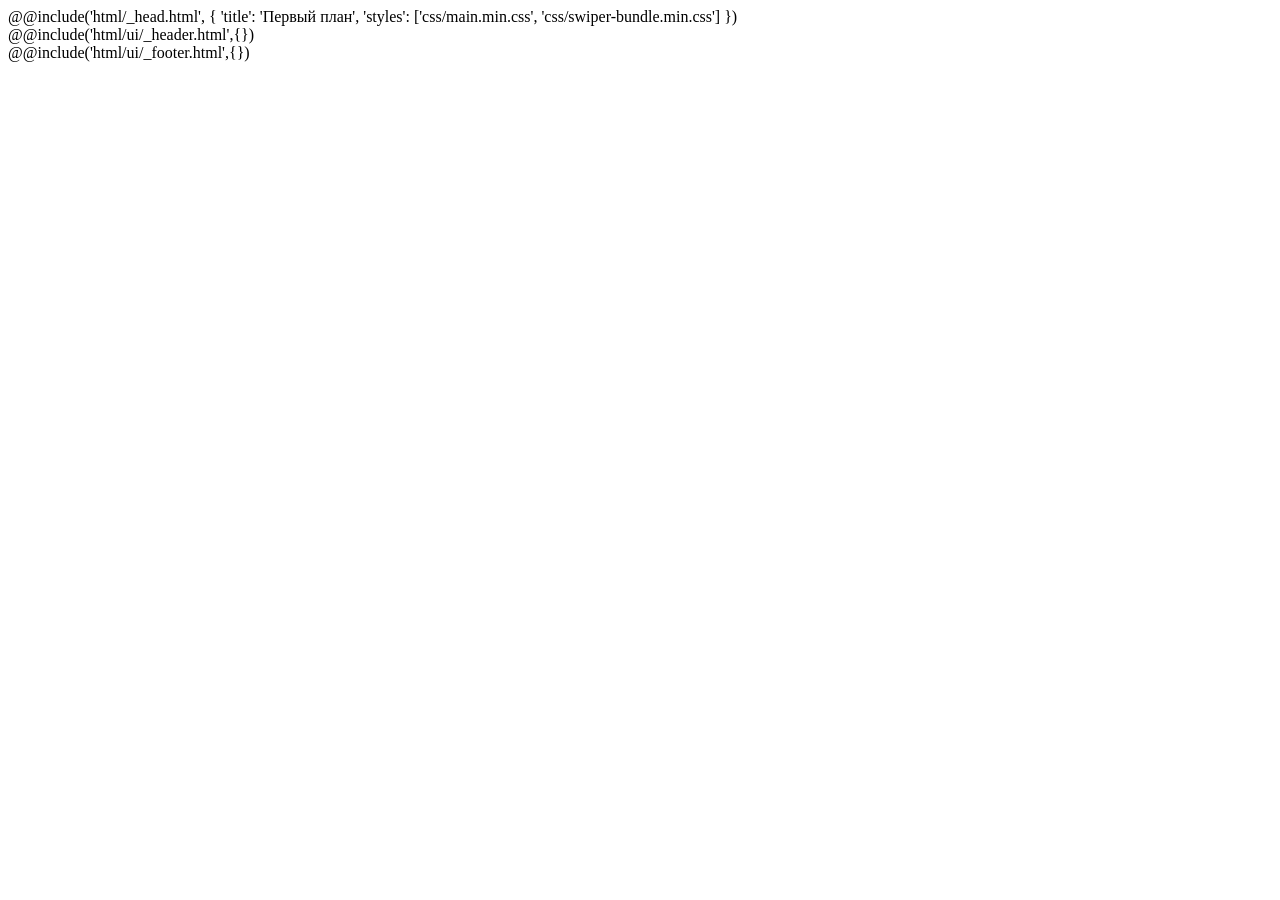
<file: src/homepage.html>
<!DOCTYPE html>
<html lang="ru">
    @@include('html/_head.html', { 
        'title': 'Первый план',
        'styles': ['css/main.min.css', 'css/swiper-bundle.min.css']
    })
    <body>
        <div class="site-wrapper">
            @@include('html/ui/_header.html',{})
            <main class="site-page">
            </main>
            @@include('html/ui/_footer.html',{})
        </div>
        <script defer src="js/lozad.min.js"></script>
        <script defer src="js/"></script>
        <script defer src="js/script.js"></script>
    </body>
</html>
</file>
<file: project-table/css/style.min.css>
@font-face{font-family:IgraSans;font-display:swap;font-style:normal;font-weight:400;src:url("../fonts/IgraSans.woff") format("woff"),url("../fonts/IgraSans.woff2") format("woff2")}@-webkit-keyframes infiniteCircle{0%{-webkit-transform:rotate(0deg);transform:rotate(0deg)}100%{-webkit-transform:rotate(360deg);transform:rotate(360deg)}}@keyframes infiniteCircle{0%{-webkit-transform:rotate(0deg);transform:rotate(0deg)}100%{-webkit-transform:rotate(360deg);transform:rotate(360deg)}}input[type=text]::-ms-clear{display:none;width:0;height:0}input[type=text]::-ms-reveal{display:none;width:0;height:0}input[type=search]::-webkit-search-decoration,input[type=search]::-webkit-search-cancel-button,input[type=search]::-webkit-search-results-button,input[type=search]::-webkit-search-results-decoration{display:none}*{padding:0;margin:0;border:0}*,*:before,*:after{-webkit-box-sizing:border-box;box-sizing:border-box}:focus,:active{outline:none}a:focus,a:active{outline:none}nav,footer,header,aside{display:block}html,body{height:100%;width:100%;font-size:100%;line-height:1;font-size:14px;-ms-text-size-adjust:100%;-moz-text-size-adjust:100%;-webkit-text-size-adjust:100%}input,button,textarea{font-family:inherit}input::-ms-clear{display:none}button{cursor:pointer;background:unset}button::-moz-focus-inner{padding:0;border:0}a,a:visited{text-decoration:none}a:hover{text-decoration:none}ul li{list-style:none}ol li{list-style:none}img{vertical-align:top}h1,h2,h3,h4,h5,h6{font-size:inherit;font-weight:inherit}dialog{border:none;padding:0}html,body{font-family:"IgraSans";font-size:16px;line-height:150%;color:#000;font-weight:400;scrollbar-gutter:stable;background:url("../images/background.png") 0 0 repeat}@supports not selector(::-webkit-scrollbar){html,body{scrollbar-width:thin;scrollbar-color:#ff560b #fff}}html::-webkit-scrollbar,body::-webkit-scrollbar{width:4px;height:4px}html::-webkit-scrollbar-track,body::-webkit-scrollbar-track{background:0 0}html::-webkit-scrollbar-thumb,body::-webkit-scrollbar-thumb{background-color:#ff560b;border-radius:20px;border:1px solid rgba(0,0,0,0)}html ::-moz-selection, body ::-moz-selection{background:#ff560b;color:#fff}html ::selection,body ::selection{background:#ff560b;color:#fff}body.is-lock{overflow:hidden}a{-webkit-transition:all .3s ease-in-out 0s;transition:all .3s ease-in-out 0s}img{width:100%;max-width:100%;max-height:100%;height:auto;-o-object-fit:cover;object-fit:cover;-o-object-position:center;object-position:center}svg{max-width:100%}.wrapper{min-height:100vh;display:-webkit-box;display:-ms-flexbox;display:flex;-webkit-box-orient:vertical;-webkit-box-direction:normal;-ms-flex-direction:column;flex-direction:column;overflow:clip}.container{padding:0 16px;margin:0 auto;max-width:1352px;width:100%}.page{-webkit-box-flex:1;-ms-flex:1 1 auto;flex:1 1 auto}.project-page{padding-top:40px;min-height:100vh;display:-webkit-box;display:-ms-flexbox;display:flex;-webkit-box-orient:vertical;-webkit-box-direction:normal;-ms-flex-direction:column;flex-direction:column;position:relative}@media(max-width: 767px){.project-page{padding-top:13px}}.project-page::before{content:"";position:absolute;bottom:0;left:0;width:calc(16.8*(1vh + 1vw));aspect-ratio:504/559;background:url("../images/paper.png") 0 0/100% no-repeat;z-index:5}@media(max-width: 1500px){.project-page::before{width:calc(14*(1vh + 1vw))}}@media(max-width: 992px){.project-page::before{width:calc(13*(1vh + 1vw))}}@media(max-width: 370px){.project-page::before{width:calc(10*(1vh + 1vw))}}.project-page__wrapper{padding-bottom:12vh}@media(max-width: 1400px){.project-page__wrapper{padding-bottom:64px}}.project-page__slogan{padding:16px 12px 14px 18px;margin-right:-10px;margin-bottom:-118px;margin-left:auto;width:210px;aspect-ratio:1/1;position:relative}@media(max-width: 1200px){.project-page__slogan{padding:12px;margin-bottom:-100px;width:160px}}@media(max-width: 992px){.project-page__slogan{padding:14px 10px 12px 16px;margin-bottom:-64px;width:120px}}@media(max-width: 767px){.project-page__slogan{padding:8px;margin-bottom:2px;margin-right:-8px;width:97px}}@media(max-width: 370px){.project-page__slogan{margin-bottom:16px}}.project-page__slogan::before{content:"";position:absolute;inset:0;-webkit-animation:15s linear 0s normal none infinite running infiniteCircle;animation:15s linear 0s normal none infinite running infiniteCircle;background:url("../images/words.svg") 0 0/100% no-repeat;z-index:2}.project-page__slogan-body{padding:22px 18px;width:100%;height:100%;display:-webkit-box;display:-ms-flexbox;display:flex;-webkit-box-align:center;-ms-flex-align:center;align-items:center;-webkit-box-pack:center;-ms-flex-pack:center;justify-content:center;position:relative;z-index:1}.project-page__slogan-body::before{content:"";position:absolute;inset:0;border-radius:50%;-webkit-animation:15s linear 0s normal none infinite running infiniteCircle;animation:15s linear 0s normal none infinite running infiniteCircle;background:#fff;z-index:-1}.project-page__slogan-icon{width:96px;aspect-ratio:96/83}@media(max-width: 1200px){.project-page__slogan-icon{width:72px}}@media(max-width: 992px){.project-page__slogan-icon{width:56px}}@media(max-width: 767px){.project-page__slogan-icon{width:42px}}.project-page__subtitle{padding-right:260px;margin-bottom:8px;font-size:40px;line-height:1;letter-spacing:2.8px;text-transform:uppercase;text-shadow:1px 1px rgba(0,0,0,.6),-1px -1px rgba(0,0,0,.6)}@supports(-webkit-text-stroke: 1px rgba(0, 0, 0, 0.6)){.project-page__subtitle{color:rgba(0,0,0,0);-webkit-text-stroke:1px rgba(0,0,0,.6);text-shadow:none}}@media(max-width: 1200px){.project-page__subtitle{padding-right:180px;font-size:32px}}@media(max-width: 992px){.project-page__subtitle{font-size:24px}}@media(max-width: 767px){.project-page__subtitle{padding-right:unset;margin-bottom:12px;font-size:18px;letter-spacing:1.1px}}@media(max-width: 370px){.project-page__subtitle{font-size:16px}}.project-page__title{padding-right:260px;margin-bottom:86px;font-size:96px;line-height:1;color:#ff560b;text-transform:uppercase}@media(max-width: 1200px){.project-page__title{padding-right:180px;margin-bottom:64px;font-size:56px}}@media(max-width: 992px){.project-page__title{margin-bottom:56px;font-size:48px}}@media(max-width: 767px){.project-page__title{margin-bottom:52px;padding-right:unset;font-size:40px}}@media(max-width: 370px){.project-page__title{font-size:32px}}.project-page__table{margin-bottom:48px}@media(max-width: 767px){.project-page__table{margin-bottom:87px}}.project-page__author{margin-bottom:22px;text-transform:uppercase;text-align:right}.project-page__author a{color:#ff560b;border-bottom:1px solid #ff560b}.project-page__author a:hover{color:#000;border-color:#000}.project-page__socials{display:-webkit-box;display:-ms-flexbox;display:flex;-webkit-box-align:center;-ms-flex-align:center;align-items:center;-webkit-box-pack:end;-ms-flex-pack:end;justify-content:end;gap:24px}.project-page__socials-link{width:24px;height:24px;color:#ff560b}.project-page__socials-link:hover{color:#000}.left-panel{padding:0 calc((1vh + 1vw)*.7);position:absolute;top:0;left:0;bottom:0;display:-webkit-box;display:-ms-flexbox;display:flex;-webkit-box-orient:vertical;-webkit-box-direction:normal;-ms-flex-direction:column;flex-direction:column;-webkit-box-align:center;-ms-flex-align:center;align-items:center;gap:40px;overflow:hidden;background:#000}@media(max-width: 1500px){.left-panel{display:none}}.left-panel__item{font-size:calc((1vh + 1vw)*1.334);line-height:1;letter-spacing:2.8px;color:#fff;-webkit-writing-mode:vertical-rl;-ms-writing-mode:tb-rl;writing-mode:vertical-rl;white-space:nowrap;text-transform:uppercase}.left-panel__item:first-child{margin-top:-26px}.running-line{margin-top:auto;padding:8px 0;background:#000}@media(max-width: 992px){.running-line{padding:12px 0}}.running-line__wrapper{-webkit-transition-timing-function:linear;transition-timing-function:linear}.running-line__slide{width:-webkit-fit-content !important;width:-moz-fit-content !important;width:fit-content !important;font-size:calc((1vh + 1vw)*2.401);line-height:1;color:#fff;text-shadow:1px 1px #fff,-1px -1px #fff;white-space:nowrap}@media(max-width: 992px){.running-line__slide{font-size:calc((1vh + 1vw)*1.506)}}@supports(-webkit-text-stroke: 1px #fff){.running-line__slide{color:rgba(0,0,0,0);-webkit-text-stroke:1px #fff;text-shadow:none}}.running-line__slide--colored{text-shadow:1px 1px #ff560b,-1px -1px #ff560b}@supports(-webkit-text-stroke: 1px #FF560B){.running-line__slide--colored{-webkit-text-stroke:1px #ff560b;text-shadow:none}}.project-table__row{display:grid;grid-template-columns:88px 1fr 1fr;gap:24px}@media(max-width: 767px){.project-table__row{display:-webkit-box;display:-ms-flexbox;display:flex;-webkit-box-orient:vertical;-webkit-box-direction:normal;-ms-flex-direction:column;flex-direction:column;gap:8px}}.project-table__row:not(:last-child):not(.project-table__row--header){margin-bottom:8px}@media(max-width: 767px){.project-table__row:not(:last-child):not(.project-table__row--header){margin-bottom:16px}}.project-table__row--header{margin-bottom:24px}@media(max-width: 767px){.project-table__row--header{display:none}}.project-table__cell{padding:16px 24px 23px;line-height:1;letter-spacing:0;border:1px solid #000;text-transform:uppercase;white-space:nowrap;text-overflow:ellipsis;overflow:hidden}@media(max-width: 767px){.project-table__cell{padding:12px 15px 18px}}.project-table__cell--head{padding:16px 24px 21px;border:unset;background:#ff560b;font-size:18px;letter-spacing:-0.3px}.project-table__cell--number{padding:8px;display:-webkit-box;display:-ms-flexbox;display:flex;-webkit-box-align:center;-ms-flex-align:center;align-items:center;-webkit-box-pack:center;-ms-flex-pack:center;justify-content:center;text-align:center}@media(max-width: 767px){.project-table__cell--number{width:48px;height:48px;background:#ff560b}}.project-table__link{color:inherit}@media(max-width: 767px){.project-table__link{font-size:14px}}.project-table__link:hover{color:#ff560b}
</file>
<file: src/project-table/css/style.min.css>
@font-face{font-family:IgraSans;font-display:swap;font-style:normal;font-weight:400;src:url("../fonts/IgraSans.woff") format("woff"),url("../fonts/IgraSans.woff2") format("woff2")}@-webkit-keyframes infiniteCircle{0%{-webkit-transform:rotate(0deg);transform:rotate(0deg)}100%{-webkit-transform:rotate(360deg);transform:rotate(360deg)}}@keyframes infiniteCircle{0%{-webkit-transform:rotate(0deg);transform:rotate(0deg)}100%{-webkit-transform:rotate(360deg);transform:rotate(360deg)}}input[type=text]::-ms-clear{display:none;width:0;height:0}input[type=text]::-ms-reveal{display:none;width:0;height:0}input[type=search]::-webkit-search-decoration,input[type=search]::-webkit-search-cancel-button,input[type=search]::-webkit-search-results-button,input[type=search]::-webkit-search-results-decoration{display:none}*{padding:0;margin:0;border:0}*,*:before,*:after{-webkit-box-sizing:border-box;box-sizing:border-box}:focus,:active{outline:none}a:focus,a:active{outline:none}nav,footer,header,aside{display:block}html,body{height:100%;width:100%;font-size:100%;line-height:1;font-size:14px;-ms-text-size-adjust:100%;-moz-text-size-adjust:100%;-webkit-text-size-adjust:100%}input,button,textarea{font-family:inherit}input::-ms-clear{display:none}button{cursor:pointer;background:unset}button::-moz-focus-inner{padding:0;border:0}a,a:visited{text-decoration:none}a:hover{text-decoration:none}ul li{list-style:none}ol li{list-style:none}img{vertical-align:top}h1,h2,h3,h4,h5,h6{font-size:inherit;font-weight:inherit}dialog{border:none;padding:0}html,body{font-family:"IgraSans";font-size:16px;line-height:150%;color:#000;font-weight:400;scrollbar-gutter:stable;background:url("../images/background.png") 0 0 repeat}@supports not selector(::-webkit-scrollbar){html,body{scrollbar-width:thin;scrollbar-color:#ff560b #fff}}html::-webkit-scrollbar,body::-webkit-scrollbar{width:4px;height:4px}html::-webkit-scrollbar-track,body::-webkit-scrollbar-track{background:0 0}html::-webkit-scrollbar-thumb,body::-webkit-scrollbar-thumb{background-color:#ff560b;border-radius:20px;border:1px solid rgba(0,0,0,0)}html ::-moz-selection, body ::-moz-selection{background:#ff560b;color:#fff}html ::selection,body ::selection{background:#ff560b;color:#fff}body.is-lock{overflow:hidden}a{-webkit-transition:all .3s ease-in-out 0s;transition:all .3s ease-in-out 0s}img{width:100%;max-width:100%;max-height:100%;height:auto;-o-object-fit:cover;object-fit:cover;-o-object-position:center;object-position:center}svg{max-width:100%}.wrapper{min-height:100vh;display:-webkit-box;display:-ms-flexbox;display:flex;-webkit-box-orient:vertical;-webkit-box-direction:normal;-ms-flex-direction:column;flex-direction:column;overflow:clip}.container{padding:0 16px;margin:0 auto;max-width:1352px;width:100%}.page{-webkit-box-flex:1;-ms-flex:1 1 auto;flex:1 1 auto}.project-page{padding-top:40px;min-height:100vh;display:-webkit-box;display:-ms-flexbox;display:flex;-webkit-box-orient:vertical;-webkit-box-direction:normal;-ms-flex-direction:column;flex-direction:column;position:relative}@media(max-width: 767px){.project-page{padding-top:13px}}.project-page::before{content:"";position:absolute;bottom:0;left:0;width:calc(16.8*(1vh + 1vw));aspect-ratio:504/559;background:url("../images/paper.png") 0 0/100% no-repeat;z-index:5}@media(max-width: 1500px){.project-page::before{width:calc(14*(1vh + 1vw))}}@media(max-width: 992px){.project-page::before{width:calc(13*(1vh + 1vw))}}@media(max-width: 370px){.project-page::before{width:calc(10*(1vh + 1vw))}}.project-page__wrapper{padding-bottom:12vh}@media(max-width: 1400px){.project-page__wrapper{padding-bottom:64px}}.project-page__slogan{padding:16px 12px 14px 18px;margin-right:-10px;margin-bottom:-118px;margin-left:auto;width:210px;aspect-ratio:1/1;position:relative}@media(max-width: 1200px){.project-page__slogan{padding:12px;margin-bottom:-100px;width:160px}}@media(max-width: 992px){.project-page__slogan{padding:14px 10px 12px 16px;margin-bottom:-64px;width:120px}}@media(max-width: 767px){.project-page__slogan{padding:8px;margin-bottom:2px;margin-right:-8px;width:97px}}@media(max-width: 370px){.project-page__slogan{margin-bottom:16px}}.project-page__slogan::before{content:"";position:absolute;inset:0;-webkit-animation:15s linear 0s normal none infinite running infiniteCircle;animation:15s linear 0s normal none infinite running infiniteCircle;background:url("../images/words.svg") 0 0/100% no-repeat;z-index:2}.project-page__slogan-body{padding:22px 18px;width:100%;height:100%;display:-webkit-box;display:-ms-flexbox;display:flex;-webkit-box-align:center;-ms-flex-align:center;align-items:center;-webkit-box-pack:center;-ms-flex-pack:center;justify-content:center;position:relative;z-index:1}.project-page__slogan-body::before{content:"";position:absolute;inset:0;border-radius:50%;-webkit-animation:15s linear 0s normal none infinite running infiniteCircle;animation:15s linear 0s normal none infinite running infiniteCircle;background:#fff;z-index:-1}.project-page__slogan-icon{width:96px;aspect-ratio:96/83}@media(max-width: 1200px){.project-page__slogan-icon{width:72px}}@media(max-width: 992px){.project-page__slogan-icon{width:56px}}@media(max-width: 767px){.project-page__slogan-icon{width:42px}}.project-page__subtitle{padding-right:260px;margin-bottom:8px;font-size:40px;line-height:1;letter-spacing:2.8px;text-transform:uppercase;text-shadow:1px 1px rgba(0,0,0,.6),-1px -1px rgba(0,0,0,.6)}@supports(-webkit-text-stroke: 1px rgba(0, 0, 0, 0.6)){.project-page__subtitle{color:rgba(0,0,0,0);-webkit-text-stroke:1px rgba(0,0,0,.6);text-shadow:none}}@media(max-width: 1200px){.project-page__subtitle{padding-right:180px;font-size:32px}}@media(max-width: 992px){.project-page__subtitle{font-size:24px}}@media(max-width: 767px){.project-page__subtitle{padding-right:unset;margin-bottom:12px;font-size:18px;letter-spacing:1.1px}}@media(max-width: 370px){.project-page__subtitle{font-size:16px}}.project-page__title{padding-right:260px;margin-bottom:86px;font-size:96px;line-height:1;color:#ff560b;text-transform:uppercase}@media(max-width: 1200px){.project-page__title{padding-right:180px;margin-bottom:64px;font-size:56px}}@media(max-width: 992px){.project-page__title{margin-bottom:56px;font-size:48px}}@media(max-width: 767px){.project-page__title{margin-bottom:52px;padding-right:unset;font-size:40px}}@media(max-width: 370px){.project-page__title{font-size:32px}}.project-page__table{margin-bottom:48px}@media(max-width: 767px){.project-page__table{margin-bottom:87px}}.project-page__author{margin-bottom:22px;text-transform:uppercase;text-align:right}.project-page__author a{color:#ff560b;border-bottom:1px solid #ff560b}.project-page__author a:hover{color:#000;border-color:#000}.project-page__socials{display:-webkit-box;display:-ms-flexbox;display:flex;-webkit-box-align:center;-ms-flex-align:center;align-items:center;-webkit-box-pack:end;-ms-flex-pack:end;justify-content:end;gap:24px}.project-page__socials-link{width:24px;height:24px;color:#ff560b}.project-page__socials-link:hover{color:#000}.left-panel{padding:0 calc((1vh + 1vw)*.7);position:absolute;top:0;left:0;bottom:0;display:-webkit-box;display:-ms-flexbox;display:flex;-webkit-box-orient:vertical;-webkit-box-direction:normal;-ms-flex-direction:column;flex-direction:column;-webkit-box-align:center;-ms-flex-align:center;align-items:center;gap:40px;overflow:hidden;background:#000}@media(max-width: 1500px){.left-panel{display:none}}.left-panel__item{font-size:calc((1vh + 1vw)*1.334);line-height:1;letter-spacing:2.8px;color:#fff;-webkit-writing-mode:vertical-rl;-ms-writing-mode:tb-rl;writing-mode:vertical-rl;white-space:nowrap;text-transform:uppercase}.left-panel__item:first-child{margin-top:-26px}.running-line{margin-top:auto;padding:8px 0;background:#000}@media(max-width: 992px){.running-line{padding:12px 0}}.running-line__wrapper{-webkit-transition-timing-function:linear;transition-timing-function:linear}.running-line__slide{width:-webkit-fit-content !important;width:-moz-fit-content !important;width:fit-content !important;font-size:calc((1vh + 1vw)*2.401);line-height:1;color:#fff;text-shadow:1px 1px #fff,-1px -1px #fff;white-space:nowrap}@media(max-width: 992px){.running-line__slide{font-size:calc((1vh + 1vw)*1.506)}}@supports(-webkit-text-stroke: 1px #fff){.running-line__slide{color:rgba(0,0,0,0);-webkit-text-stroke:1px #fff;text-shadow:none}}.running-line__slide--colored{text-shadow:1px 1px #ff560b,-1px -1px #ff560b}@supports(-webkit-text-stroke: 1px #FF560B){.running-line__slide--colored{-webkit-text-stroke:1px #ff560b;text-shadow:none}}.project-table__row{display:grid;grid-template-columns:88px 1fr 1fr;gap:24px}@media(max-width: 767px){.project-table__row{display:-webkit-box;display:-ms-flexbox;display:flex;-webkit-box-orient:vertical;-webkit-box-direction:normal;-ms-flex-direction:column;flex-direction:column;gap:8px}}.project-table__row:not(:last-child):not(.project-table__row--header){margin-bottom:8px}@media(max-width: 767px){.project-table__row:not(:last-child):not(.project-table__row--header){margin-bottom:16px}}.project-table__row--header{margin-bottom:24px}@media(max-width: 767px){.project-table__row--header{display:none}}.project-table__cell{padding:16px 24px 23px;line-height:1;letter-spacing:0;border:1px solid #000;text-transform:uppercase;white-space:nowrap;text-overflow:ellipsis;overflow:hidden}@media(max-width: 767px){.project-table__cell{padding:12px 15px 18px}}.project-table__cell--head{padding:16px 24px 21px;border:unset;background:#ff560b;font-size:18px;letter-spacing:-0.3px}.project-table__cell--number{padding:8px;display:-webkit-box;display:-ms-flexbox;display:flex;-webkit-box-align:center;-ms-flex-align:center;align-items:center;-webkit-box-pack:center;-ms-flex-pack:center;justify-content:center;text-align:center}@media(max-width: 767px){.project-table__cell--number{width:48px;height:48px;background:#ff560b}}.project-table__link{color:inherit}@media(max-width: 767px){.project-table__link{font-size:14px}}.project-table__link:hover{color:#ff560b}
</file>
<file: css/main.min.css>
@charset "UTF-8";@font-face{font-family:"TT Hoves Pro Trial";font-display:swap;src:url(../fonts/TT-Hoves-Pro-Trial-Regular.woff2) format("woff2"),url(../fonts/TT-Hoves-Pro-Trial-Regular.woff) format("woff");font-weight:400;font-style:normal}@font-face{font-family:"TT Hoves Pro Trial";font-display:swap;src:url(../fonts/TT-Hoves-Pro-Trial-Italic.woff2) format("woff2"),url(../fonts/TT-Hoves-Pro-Trial-Italic.woff) format("woff");font-weight:400;font-style:italic}@font-face{font-family:"TT Hoves Pro Trial";font-display:swap;src:url(../fonts/TT-Hoves-Pro-Trial-Medium.woff2) format("woff2"),url(../fonts/TT-Hoves-Pro-Trial-Medium.woff) format("woff");font-weight:500;font-style:normal}@font-face{font-family:"TT Hoves Pro Trial";font-display:swap;src:url(../fonts/TT-Hoves-Pro-Trial-MediumItalic.woff2) format("woff2"),url(../fonts/TT-Hoves-Pro-Trial-MediumItalic.woff) format("woff");font-weight:500;font-style:italic}@font-face{font-family:"TT Hoves Pro Trial";font-display:swap;src:url(../fonts/TT-Hoves-Pro-Trial-Bold.woff2) format("woff2"),url(../fonts/TT-Hoves-Pro-Trial-Bold.woff) format("woff");font-weight:700;font-style:italic}@font-face{font-family:"TT Hoves Pro Trial";font-display:swap;src:url(../fonts/TT-Hoves-Pro-Trial-BoldItalic.woff2) format("woff2"),url(../fonts/TT-Hoves-Pro-Trial-BoldItalic.woff) format("woff");font-weight:700;font-style:italic}@-webkit-keyframes arrowHeroHome{100%{top:100%;-webkit-transform:translateX(-50%);transform:translateX(-50%)}}@keyframes arrowHeroHome{100%{top:100%;-webkit-transform:translateX(-50%);transform:translateX(-50%)}}input[type=text]::-ms-clear{display:none;width:0;height:0}input[type=text]::-ms-reveal{display:none;width:0;height:0}input[type=search]::-webkit-search-cancel-button,input[type=search]::-webkit-search-decoration,input[type=search]::-webkit-search-results-button,input[type=search]::-webkit-search-results-decoration{display:none}*{padding:0;margin:0;border:0}*,:after,:before{-webkit-box-sizing:border-box;box-sizing:border-box}:active,:focus{outline:0}a:active,a:focus{outline:0}aside,footer,header,nav{display:block}body,html{height:100%;width:100%;font-size:100%;line-height:1;font-size:14px;-ms-text-size-adjust:100%;-moz-text-size-adjust:100%;-webkit-text-size-adjust:100%}button,input,textarea{font-family:inherit}input::-ms-clear{display:none}button{cursor:pointer}button::-moz-focus-inner{padding:0;border:0}a,a:visited{text-decoration:none}a:hover{text-decoration:none}ul li{list-style:none}ol li{list-style:none}img{vertical-align:top}h1,h2,h3,h4,h5,h6{font-size:inherit;font-weight:inherit}body,html{font-family:"TT Hoves Pro Trial";font-size:16px;line-height:131%;letter-spacing:.02em;font-weight:400;color:#212256;scroll-behavior:smooth;scrollbar-gutter:stable}body::-webkit-scrollbar,html::-webkit-scrollbar{width:4px;height:4px}body::-webkit-scrollbar-track,html::-webkit-scrollbar-track{background:0 0}body::-webkit-scrollbar-thumb,html::-webkit-scrollbar-thumb{background-color:#c01e2e;border:1px solid transparent}@supports not selector(::-webkit-scrollbar){body,html{scrollbar-width:4px;scrollbar-color:#c01e2e #fff}}body :not(img)::-moz-selection,html :not(img)::-moz-selection{background:#c01e2e;color:#fff}body :not(img)::selection,html :not(img)::selection{background:#c01e2e;color:#fff}body.is-lock{overflow:hidden}a{color:inherit;-webkit-transition:all .3s ease-in-out 0s;transition:all .3s ease-in-out 0s}p:not([class]):has(+p){margin-bottom:24px}img{max-width:100%;height:auto;-o-object-fit:cover;object-fit:cover;-o-object-position:center;object-position:center}.ibg{position:relative}.ibg img,.ibg svg,.ibg video{position:absolute;top:0;left:0;width:100%;height:100%}.ibg video{-o-object-fit:cover;object-fit:cover}.visually-hidden{position:absolute;width:1px;height:1px;margin:-1px;border:0;padding:0;white-space:nowrap;clip-path:inset(100%);clip:rect(0 0 0 0);overflow:hidden}.site-wrapper{min-height:100vh;display:-webkit-box;display:-ms-flexbox;display:flex;-webkit-box-orient:vertical;-webkit-box-direction:normal;-ms-flex-direction:column;flex-direction:column;overflow:clip}.container{padding:0 20px;margin:0 auto;max-width:1240px;width:100%}.site-page{padding-top:50px;padding-bottom:180px;-webkit-box-flex:1;-ms-flex:1 1 auto;flex:1 1 auto}.site-page--article{padding-top:45px}.site-page--project{padding-top:45px}.site-page--projects{padding-top:71px}.site-page--team{padding-top:0}.site-page--homepage{padding-top:0;padding-bottom:84px}.site-page--404{padding-bottom:253px}.h1,.h2,.h3{line-height:150%;font-weight:500;letter-spacing:normal;text-transform:uppercase}.h1{font-size:40px}.h2{margin-bottom:48px;font-size:32px}.h3{font-size:24px}.h3-style{font-size:24px;line-height:150%;font-weight:500;letter-spacing:normal;text-transform:uppercase}.subtitle{font-size:20px;line-height:100%;font-weight:500;letter-spacing:.02em;text-transform:uppercase}.text--m{font-size:14px;line-height:120%;letter-spacing:normal}.text--s{font-size:12px;line-height:142%;letter-spacing:.02em}.caption{text-transform:uppercase}.caption--m{font-size:14px;line-height:143%;letter-spacing:.02em}.caption--s{font-size:12px;line-height:143%;letter-spacing:.02em}.description{font-size:10px;line-height:150%;font-weight:500;letter-spacing:.02em;text-transform:uppercase}.link{line-height:150%;font-weight:500;text-transform:uppercase;border-bottom:1px solid transparent}.link:hover{border-color:#212256}.link--white:hover{color:#fff;border-color:#fff}.link--m{font-size:14px;letter-spacing:.02em}.link--s{font-size:12px;letter-spacing:.02em}.article-card__link{padding:16px 16px 15px;display:-webkit-box;display:-ms-flexbox;display:flex;-webkit-box-pack:justify;-ms-flex-pack:justify;justify-content:space-between;gap:24px}.article-card__link:hover{background:#212256;color:#fff}.article-card__image{width:27.9%;-webkit-box-flex:0;-ms-flex:none;flex:none}.article-card__image-ibg{height:100%;padding-top:55.5555555556%}.swiper-pagination{--swiper-pagination-bullet-size:4px;--swiper-pagination-bullet-inactive-color:rgba(33, 34, 86, 0.2);--swiper-pagination-bullet-inactive-opacity:1;--swiper-theme-color:#212256;margin-top:32px;position:static!important;display:-webkit-box;display:-ms-flexbox;display:flex;-webkit-box-align:center;-ms-flex-align:center;align-items:center;-webkit-box-pack:center;-ms-flex-pack:center;justify-content:center;gap:2px}.swiper-pagination-bullet{margin:0!important;border-radius:50%;-webkit-transition:all .3s ease-in-out 0s;transition:all .3s ease-in-out 0s}.swiper-pagination-bullet.swiper-pagination-bullet-active{width:12px;border-radius:40px}.company-logo{padding:9px;height:100px;display:-webkit-box;display:-ms-flexbox;display:flex;-webkit-box-align:center;-ms-flex-align:center;align-items:center;-webkit-box-pack:center;-ms-flex-pack:center;justify-content:center;background:rgba(33,34,86,.1)}.company-logo img{max-height:100%}.document-link{width:-webkit-fit-content;width:-moz-fit-content;width:fit-content;display:-webkit-box;display:-ms-flexbox;display:flex;-webkit-box-align:center;-ms-flex-align:center;align-items:center;gap:8px}.document-link--disabled{opacity:.4}.document-link:hover{text-decoration:underline}.document-link-icon{width:24px;height:24px;-webkit-box-flex:0;-ms-flex:none;flex:none}.team-card__link{padding:8px;display:block}.team-card__link:hover{background:#c01e2e}.team-card__link:hover .team-card__name{color:#fff}.team-card__link:hover .team-card__post{color:rgba(255,255,255,.8)}.team-card__link--blue{background:#212256}.team-card__link--blue:hover{background:#fff}.team-card__link--blue:hover .team-card__name{color:#212256}.team-card__link--blue:hover .team-card__post{color:rgba(33,34,86,.8)}.team-card__body{padding:8px}.team-card__image{margin-bottom:16px}.team-card__image-ibg{padding-top:115.3846153846%}.team-card__image-ibg--square{padding-top:100%}.team-card__image-ibg--partner{padding-top:131.0580204778%}.team-card__name{margin-bottom:4px;line-height:140%;text-transform:uppercase;-webkit-transition:all .3s ease-in-out 0s;transition:all .3s ease-in-out 0s}.team-card__name--white{color:#fff}.team-card__post{font-size:14px;line-height:140%;letter-spacing:.02em;color:rgba(33,34,86,.8);-webkit-transition:all .3s ease-in-out 0s;transition:all .3s ease-in-out 0s}.team-card__post--white{color:rgba(255,255,255,.8)}.fp-button{padding:18px 46px;font-size:18px;line-height:100%;letter-spacing:.02em;background:0 0;font-weight:500;color:#fff;text-transform:uppercase;position:relative;display:-webkit-box;display:-ms-flexbox;display:flex;-webkit-box-align:center;-ms-flex-align:center;align-items:center;-webkit-box-pack:center;-ms-flex-pack:center;justify-content:center;width:-webkit-fit-content;width:-moz-fit-content;width:fit-content}.fp-button:active .fp-button__angle--top-left,.fp-button:focus .fp-button__angle--top-left,.fp-button:hover .fp-button__angle--top-left{top:-4px;left:-3px}.fp-button:active .fp-button__angle--top-right,.fp-button:focus .fp-button__angle--top-right,.fp-button:hover .fp-button__angle--top-right{top:-4px;right:-3px}.fp-button:active .fp-button__angle--bottom-right,.fp-button:focus .fp-button__angle--bottom-right,.fp-button:hover .fp-button__angle--bottom-right{bottom:-2px;right:-3px}.fp-button:active .fp-button__angle--bottom-left,.fp-button:focus .fp-button__angle--bottom-left,.fp-button:hover .fp-button__angle--bottom-left{bottom:-2px;left:-3px}.fp-button--disabled,.fp-button:disabled{color:rgba(255,255,255,.4)}.fp-button--disabled .fp-button__angle,.fp-button:disabled .fp-button__angle{border-color:rgba(255,255,255,.4)}.fp-button--blue{color:#212256}.fp-button--blue .fp-button__angle{border-color:#212256}.fp-button__angle{position:absolute;width:13px;height:13px;border-style:solid;border-color:#fff;-webkit-transition:all .3s ease-in-out 0s;transition:all .3s ease-in-out 0s}.fp-button__angle--top-left{top:-1px;left:-1px;border-top-width:2px;border-left-width:2px}.fp-button__angle--top-right{top:-1px;right:-1px;border-top-width:2px;border-right-width:2px}.fp-button__angle--bottom-right{bottom:-1px;right:-1px;border-bottom-width:2px;border-right-width:2px}.fp-button__angle--bottom-left{bottom:-1px;left:-1px;border-bottom-width:2px;border-left-width:2px}.arrows{display:-webkit-box;display:-ms-flexbox;display:flex;-webkit-box-align:center;-ms-flex-align:center;align-items:center;gap:12px}.arrows__arrow{background:0 0;color:#fff;cursor:pointer;-webkit-transition:all .3s ease-in-out 0s;transition:all .3s ease-in-out 0s;display:-webkit-box;display:-ms-flexbox;display:flex;-webkit-box-align:center;-ms-flex-align:center;align-items:center;-webkit-box-pack:center;-ms-flex-pack:center;justify-content:center}.arrows__arrow--disabled,.arrows__arrow:disabled{color:rgba(255,255,255,.4)}.arrows__arrow--blue{color:#212256}.arrows__arrow--blue.arrows__arrow--disabled,.arrows__arrow--blue:disabled{color:rgba(33,34,86,.4)}.project-slider-card__link{display:block}.project-slider-card__thumbnail{margin-bottom:8px}.project-slider-card__thumbnail-ibg{will-change:padding;padding-top:130%;-webkit-transition:all .3s ease-in-out 0s;transition:all .3s ease-in-out 0s}.project-slider-card__title{display:-webkit-box;display:-ms-flexbox;display:flex;-webkit-box-align:center;-ms-flex-align:center;align-items:center;gap:24px}.project-slider-card__title-index{-webkit-box-flex:0;-ms-flex:none;flex:none}.project-slider-card__excerpt{height:0;overflow:hidden;will-change:heigjt;opacity:0;visibility:hidden;-webkit-transition:all .3s ease-in-out 0s;transition:all .3s ease-in-out 0s}.project-slider-card__excerpt-text{padding-top:6px}.burger{width:32px;height:32px;display:-webkit-box;display:-ms-flexbox;display:flex;-webkit-box-align:center;-ms-flex-align:center;align-items:center;-webkit-box-pack:center;-ms-flex-pack:center;justify-content:center;background:0 0;position:relative}.burger::after,.burger::before{content:"";position:absolute;left:50%;-webkit-transform:translateX(-50%);-ms-transform:translateX(-50%);transform:translateX(-50%);width:calc(100% - 9px);height:2px;background:#212256;border-radius:100px;-webkit-transition:all .3s ease-in-out 0s;transition:all .3s ease-in-out 0s}.burger::before{top:8px}.burger::after{bottom:8px}.burger--white::after,.burger--white::before{background:#fff}.burger--white .burger__line{background:#fff}.burger--active::before{top:50%;-webkit-transform:translate(-50%,-50%) rotate(45deg);-ms-transform:translate(-50%,-50%) rotate(45deg);transform:translate(-50%,-50%) rotate(45deg)}.burger--active::after{bottom:50%;-webkit-transform:translate(-50%,50%) rotate(-45deg);-ms-transform:translate(-50%,50%) rotate(-45deg);transform:translate(-50%,50%) rotate(-45deg)}.burger--active .burger__line{opacity:0}.burger__line{width:calc(100% - 9px);height:2px;background:#212256;border-radius:100px;-webkit-transition:all .3s ease-in-out 0s;transition:all .3s ease-in-out 0s}.link-with-border{padding:8px 0 7px;width:-webkit-fit-content;width:-moz-fit-content;width:fit-content;display:block;color:rgba(255,255,255,.8);line-height:125%;text-align:center;border-bottom:1px solid rgba(255,255,255,.6)}.link-with-border:active,.link-with-border:focus,.link-with-border:hover{color:#fff;border-color:#fff}.dropdown{padding:8px 9px 7px 8px;display:-webkit-box;display:-ms-flexbox;display:flex;-webkit-box-align:center;-ms-flex-align:center;align-items:center;-webkit-box-pack:justify;-ms-flex-pack:justify;justify-content:space-between;width:100%;gap:24px;background:0 0;border-bottom:1px solid rgba(33,34,86,.1);font-size:14px;line-height:143%;text-transform:uppercase;text-align:left;letter-spacing:.02em;-webkit-transition:all .3s ease-in-out 0s;transition:all .3s ease-in-out 0s}.dropdown.is-active{color:#fff;background:#c01e2e;border-color:transparent}.dropdown.is-active .dropdown__arrow{-webkit-transform:rotate(90deg);-ms-transform:rotate(90deg);transform:rotate(90deg)}.dropdown__arrow{-webkit-box-flex:0;-ms-flex:none;flex:none;-webkit-transition:-webkit-transform .3s ease-in-out 0s;transition:-webkit-transform .3s ease-in-out 0s;transition:transform .3s ease-in-out 0s;transition:transform .3s ease-in-out 0s,-webkit-transform .3s ease-in-out 0s}.socials{display:-webkit-box;display:-ms-flexbox;display:flex;-webkit-box-align:center;-ms-flex-align:center;align-items:center;-ms-flex-wrap:wrap;flex-wrap:wrap;gap:8px}.socials__link{display:block;border-radius:5px;overflow:hidden}.socials__link--disabled{opacity:.4}.logo{width:40px;-webkit-box-flex:0;-ms-flex:none;flex:none;display:block}.logo--white .logo__image{opacity:0;visibility:hidden}.logo--white .logo__image--white{opacity:1;visibility:visible}.logo__ibg{padding-top:150%}.logo__image{-webkit-transition:all .3s ease-in-out 0s;transition:all .3s ease-in-out 0s}s .logo__image--white{opacity:0;visibility:hidden}.menu--white .menu__link{color:rgba(255,255,255,.8)}.menu--white .menu__link::before{background:#fff}.menu--white .menu__link:active,.menu--white .menu__link:focus,.menu--white .menu__link:hover{color:#fff;border-color:#fff}.menu__item:not(:last-child){margin-bottom:1px}.menu__link{display:block;width:-webkit-fit-content;width:-moz-fit-content;width:fit-content;position:relative}.menu__link::before{content:"";position:absolute;top:50%;left:0;-webkit-transform:translateY(-50%);-ms-transform:translateY(-50%);transform:translateY(-50%);background:#212256;width:6px;height:6px;opacity:0;visibility:hidden}.menu__link--current{padding-left:14px}.menu__link--current::before{opacity:1;visibility:visible}.menu__link:active,.menu__link:focus,.menu__link:hover{border-color:#212256}.checkbox{display:-webkit-box;display:-ms-flexbox;display:flex;-webkit-box-align:center;-ms-flex-align:center;align-items:center;gap:8px;font-size:12px;line-height:150%;font-weight:500;letter-spacing:.02em;color:rgba(33,34,86,.8);text-transform:uppercase;-webkit-transition:all .3s ease-in-out 0s;transition:all .3s ease-in-out 0s;cursor:pointer}.checkbox:has(input:checked){color:#c01e2e}.checkbox:has(input:checked) .checkbox__indicator{border-color:#c01e2e}.checkbox:has(input:checked) .checkbox__indicator::before{opacity:1;visibility:visible}.checkbox__indicator{width:12px;height:12px;border:1px solid rgba(33,34,86,.8);-webkit-box-flex:0;-ms-flex:none;flex:none;position:relative}.checkbox__indicator::before{content:"";position:absolute;inset:1px;background:#c01e2e;opacity:0;visibility:hidden;-webkit-transition:all .3s ease-in-out 0s;transition:all .3s ease-in-out 0s}.gallery{margin:64px 0;overflow:visible!important}.gallery:first-child{margin-top:0}.gallery:last-child{margin-bottom:0}.gallery__slide-ibg{padding-top:48.7179487179%}.gallery__arrows{margin-top:16px;-webkit-box-pack:center;-ms-flex-pack:center;justify-content:center}.project-card__link{padding:8px;display:block}.project-card__link:hover{color:#fff;background:#c01e2e}.project-card__link:hover .project-card__city{color:#fff}.project-card__link:hover .project-card__year{color:#fff}.project-card__top{margin-bottom:8px;display:-webkit-box;display:-ms-flexbox;display:flex;-webkit-box-align:center;-ms-flex-align:center;align-items:center;-webkit-box-pack:justify;-ms-flex-pack:justify;justify-content:space-between;gap:16px}.project-card__year{color:rgba(33,34,86,.8)}.project-card__city{color:rgba(33,34,86,.8);text-align:right}.project-card__image{margin-bottom:16px}.project-card__image-ibg{padding-top:74.4336569579%}.space-for-header{padding-left:233px}.space-for-header--big{padding-left:303px}.space-for-header--projects{padding-left:207px}.input{padding:8px;height:33px;width:100%;display:block;font-size:14px;line-height:120%;color:#212256;border:1px solid rgba(33,34,86,.2);-webkit-transition:all .3s ease-in-out 0s;transition:all .3s ease-in-out 0s}.input::-webkit-input-placeholder{color:rgba(33,34,86,.6)}.input::-moz-placeholder{color:rgba(33,34,86,.6)}.input:-ms-input-placeholder{color:rgba(33,34,86,.6)}.input::-ms-input-placeholder{color:rgba(33,34,86,.6)}.input::placeholder{color:rgba(33,34,86,.6)}.input:disabled{color:rgba(33,34,86,.2)}.input:focus,.input:hover{border-color:rgba(33,34,86,.4)}.applied-filters{display:-webkit-box;display:-ms-flexbox;display:flex;-webkit-box-align:center;-ms-flex-align:center;align-items:center;gap:8px;-ms-flex-wrap:wrap;flex-wrap:wrap}.applied-filters:not(.is-visible){display:none}.applied-filters__item{padding:4px 8px;display:-webkit-box;display:-ms-flexbox;display:flex;-webkit-box-align:center;-ms-flex-align:center;align-items:center;gap:8px;background:#f9f9f9;color:#212256;font-size:12px;line-height:150%;letter-spacing:.02em;text-transform:uppercase;-webkit-transition:all .3s ease-in-out 0s;transition:all .3s ease-in-out 0s}.applied-filters__item:not(.applied-filters__item--reset):hover{background:rgba(33,34,86,.2)}.applied-filters__item--reset{background:#c01e2e;color:#fff;cursor:pointer}.applied-filters__item-remove{color:rgba(33,34,86,.8);width:9px;height:10px;display:-webkit-box;display:-ms-flexbox;display:flex;-webkit-box-align:center;-ms-flex-align:center;align-items:center;-webkit-box-flex:0;-ms-flex:none;flex:none;background:0 0}.applied-filters__item-remove--in-reset{color:rgba(255,255,255,.8)}.site-header{position:fixed;top:49px;left:0;width:100%;z-index:100}.site-header--scrolling:not(.site-header--open-menu) .logo__image-white{opacity:0;visibility:hidden}.site-header--scrolling:not(.site-header--open-menu) .burger::after,.site-header--scrolling:not(.site-header--open-menu) .burger::before{background:#212256}.site-header--scrolling:not(.site-header--open-menu) .burger__line{background:#212256}.site-header--open-menu{top:0;background:#212256}.site-header__logo{position:relative;z-index:1}.site-header__menu{scrollbar-width:4px;scrollbar-color:#fff #212256}.site-header__menu::-webkit-scrollbar{width:4px;height:4px}.site-header__menu::-webkit-scrollbar-track{background:0 0}.site-header__menu::-webkit-scrollbar-thumb{background-color:#fff;border-radius:20px;border:1px solid transparent}.site-header__overlay{position:fixed;bottom:0;left:0;width:100%;height:100%;background:rgba(255,255,255,.6);-webkit-transition:all .3s ease-in-out;transition:all .3s ease-in-out;opacity:0;visibility:hidden;z-index:-2}.site-header__overlay--visible{opacity:1;visibility:visible}.site-footer{padding-bottom:33px}.site-footer--blue{padding:60px 0 40px;background:#212256;color:rgba(255,255,255,.8)}.site-footer--blue :not(img)::-moz-selection{background:#fff;color:#212256}.site-footer--blue :not(img)::selection{background:#fff;color:#212256}.site-footer__body{display:-webkit-box;display:-ms-flexbox;display:flex;-webkit-box-align:start;-ms-flex-align:start;align-items:start;-webkit-box-pack:justify;-ms-flex-pack:justify;justify-content:space-between;gap:24px}.site-footer__left{padding-top:5px;-webkit-box-flex:0;-ms-flex:none;flex:none}.site-footer__logo{margin-bottom:24px}.site-footer__right{max-width:414px}.site-footer__contacts{margin-bottom:42px;display:-webkit-box;display:-ms-flexbox;display:flex;gap:16.5px}.site-footer__contact:not(:last-child){margin-bottom:1px}.site-footer__socials{margin-top:4px}.site-footer__creator{margin-bottom:16px;display:block;width:-webkit-fit-content;width:-moz-fit-content;width:fit-content}.site-footer__copyright{margin-bottom:18px;color:rgba(255,255,255,.4)}.site-footer__copyright--blue{color:rgba(33,34,86,.4)}.site-footer__instagram-footnote{color:rgba(255,255,255,.4);max-width:300px}.site-footer__instagram-footnote--blue{color:rgba(33,34,86,.4)}.section{margin:100px 0}.section:first-child{margin-top:0}.section:last-child{margin-bottom:0}.section--blue{padding:100px 0;background:#212256;color:#fff}.section--blue :not(img)::-moz-selection{background:#fff;color:#212256}.section--blue :not(img)::selection{background:#fff;color:#212256}.section--no-mt{margin-top:0}.section--no-mb{margin-bottom:0}.team-slider{padding-right:20px!important;margin-right:calc((-100vw + 1200px)/ 2)!important}.team-slider__slide{max-width:260px}.team-slider__slide--partner{max-width:309px}.hero-home{padding-bottom:78px;position:relative;height:100vh;max-height:1080px;color:#fff;display:-webkit-box;display:-ms-flexbox;display:flex;-webkit-box-align:center;-ms-flex-align:center;align-items:center;-webkit-box-pack:center;-ms-flex-pack:center;justify-content:center}.hero-home__video{position:absolute;inset:0;z-index:-1}.hero-home__video::before{content:"";position:absolute;inset:0;background:rgba(0,0,0,.9);z-index:1}.hero-home__body{margin:-15px auto 0;text-align:center}.hero-home__title{margin-bottom:17px;font-size:36px;line-height:125%;letter-spacing:.02em;font-weight:400}.hero-home__description{line-height:125%}.hero-home__arrow{position:absolute;bottom:33px;left:50%;-webkit-transform:translateX(-50%);-ms-transform:translateX(-50%);transform:translateX(-50%);width:32px;height:32px;overflow:hidden}.hero-home__arrow-item{position:absolute;top:0;left:50%;-webkit-transform:translate(-50%,-100%);-ms-transform:translate(-50%,-100%);transform:translate(-50%,-100%);-webkit-animation:arrowHeroHome 2s ease-in-out infinite;animation:arrowHeroHome 2s ease-in-out infinite}.hero-home__arrow-item--delayed{-webkit-animation-delay:.9s;animation-delay:.9s}.hero-home__filmmaker{position:absolute;bottom:42px;right:calc((100% - 1203px)/ 2)}.projects-block{padding:56px 0 67px}.projects-block__wrapper{position:relative}.projects-block__title{margin-bottom:48px}.projects-block__button{margin-bottom:64px}.projects-block__slider{padding-right:20px!important;margin-right:calc((-100vw + 1200px)/ 2)!important}.projects-block__slide{max-width:300px}.section-text__body{padding-top:45px;padding-bottom:45px;border-top:1px solid rgba(33,34,86,.2);border-bottom:1px solid rgba(33,34,86,.2)}.section-text__content{max-width:828px}.section-text__content p:has(+p){margin-bottom:8px}.team-block__wrapper{position:relative}.team-block__filmmaker{margin-bottom:80px;display:-webkit-box;display:-ms-flexbox;display:flex;gap:46px}.team-block__filmmaker-image{width:43.66%;-webkit-box-flex:0;-ms-flex:none;flex:none;-ms-flex-item-align:start;-ms-grid-row-align:start;align-self:start}.team-block__filmmaker-image-ibg{padding-top:107.397260274%}.team-block__filmmaker-content{display:-webkit-box;display:-ms-flexbox;display:flex;-webkit-box-orient:vertical;-webkit-box-direction:normal;-ms-flex-direction:column;flex-direction:column}.team-block__filmmaker-title{margin-bottom:13px}.team-block__filmmaker-subtitle{margin-bottom:32px;color:rgba(33,34,86,.8)}.team-block__filmmaker-excerpt{margin-bottom:48px;color:rgba(33,34,86,.8)}.team-block__button{padding:18px 43px;margin-top:auto}.geography__map{margin-bottom:42px}.geography__map-title{font-size:22px;line-height:150%;letter-spacing:normal}.geography__map-image-ibg{padding-top:56.7928730512%}.geography__cities-body{margin-bottom:53px;max-width:692px;display:-ms-grid;display:grid;-ms-grid-columns:1fr 1fr .88fr;grid-template-columns:1fr 1fr .88fr;gap:20px}.geography__cities-other-title{margin-bottom:27px;font-size:22px;line-height:150%;letter-spacing:normal}.geography__city:not(:last-child){margin-bottom:8px}.work-principles{padding-top:48px}.work-principles__wrapper{padding-right:100px}.work-principles__item{padding:24px 125px 24.1px 0;border-bottom:1px solid rgba(255,255,255,.2);position:relative}.work-principles__item:first-child{border-top:1px solid rgba(255,255,255,.2)}.work-principles__item-image{position:absolute;top:24px;right:0;-webkit-transform:translateX(50%);-ms-transform:translateX(50%);transform:translateX(50%);width:148px;opacity:0;visibility:hidden;-webkit-transition:all .3s ease-in-out .1s;transition:all .3s ease-in-out .1s}.work-principles__item-image:has(+.work-principles__item-title.is-active){opacity:1;visibility:visible}.work-principles__item-image-ibg{padding-top:100%}.work-principles__item-title{color:rgba(255,255,255,.6);cursor:pointer;-webkit-transition:all .3s ease-in-out 0s;transition:all .3s ease-in-out 0s;width:-webkit-fit-content;width:-moz-fit-content;width:fit-content}.work-principles__item-title.is-active{color:#fff}.work-principles__item-title:hover{color:#fff}.work-principles__item-wrapper{height:0;will-change:height;overflow:hidden;-webkit-transition:all .5s ease-in-out 0s;transition:all .5s ease-in-out 0s}.work-principles__item-content{padding-top:14px}.blog__title{margin-bottom:15px}.blog__text{margin-bottom:48px;max-width:616px}.blog__item{border-top:1px solid rgba(33,34,86,.2)}.blog__item:last-child{border-bottom:1px solid rgba(33,34,86,.2)}.blog__more{padding:18px 41px;margin-top:64px;margin-left:auto;margin-right:auto;position:relative}.team{padding-top:72px;padding-bottom:90px}.team__title{margin-bottom:48px}.team__filmmaker{margin-bottom:180px;display:-webkit-box;display:-ms-flexbox;display:flex;gap:47px}.team__filmmaker-image{-ms-flex-item-align:start;-ms-grid-row-align:start;align-self:start;width:48.45%;-webkit-box-flex:0;-ms-flex:none;flex:none}.team__filmmaker-image-ibg{padding-top:99.8%}.team__filmmaker-content{display:-webkit-box;display:-ms-flexbox;display:flex;-webkit-box-orient:vertical;-webkit-box-direction:normal;-ms-flex-direction:column;flex-direction:column}.team__filmmaker-title{margin-bottom:16px;max-width:-webkit-min-content;max-width:-moz-min-content;max-width:min-content}.team__filmmaker-post{margin-bottom:26px;color:rgba(255,255,255,.6)}.team__filmmaker-excerpt{margin-bottom:32px}.team__filmmaker-button{padding:18px 54px;margin-top:auto}.team__list{display:-ms-grid;display:grid;-ms-grid-columns:(1fr)[4];grid-template-columns:repeat(4,1fr);-webkit-column-gap:20px;-moz-column-gap:20px;column-gap:20px;row-gap:32px}.partners__wrapper{margin-bottom:80px;position:relative}.partners__top{margin-bottom:32px;display:-webkit-box;display:-ms-flexbox;display:flex;-webkit-box-align:center;-ms-flex-align:center;align-items:center;-webkit-box-pack:justify;-ms-flex-pack:justify;justify-content:space-between;gap:32px}.partners__title{margin-bottom:0}.partners__arrows{-webkit-box-flex:0;-ms-flex:none;flex:none}.partners__companies-wrapper{display:-ms-grid!important;display:grid!important;-ms-grid-columns:(1fr)[4];grid-template-columns:repeat(4,1fr);gap:20px}.hero-team-member{margin-bottom:90px}.hero-team-member__body{display:-ms-grid;display:grid;-ms-grid-columns:1.15fr 1fr;grid-template-columns:1.15fr 1fr;grid-auto-rows:auto auto 1fr;-webkit-column-gap:32px;-moz-column-gap:32px;column-gap:32px;row-gap:24px}.hero-team-member__name{margin-bottom:0;font-size:36px;line-height:130%;max-width:-webkit-min-content;max-width:-moz-min-content;max-width:min-content}.hero-team-member__post{max-width:300px;line-height:130%;color:rgba(33,34,86,.6)}.hero-team-member__image{-ms-grid-column:1;-ms-grid-column-span:1;grid-column:1/2;-ms-grid-row:1;-ms-grid-row-span:3;grid-row:1/4}.hero-team-member__image-ibg{padding-top:103.2%}.hero-team-member__text p:has(+p){margin-bottom:16px}.education{margin-top:90px;margin-bottom:80px}.education__title--summary{margin-bottom:32px;margin-top:216px}.education__item{padding-bottom:16px;border-bottom:1px solid rgba(255,255,255,.2)}.education__item:not(:last-child){margin-bottom:23px}.education__item-title{padding-right:5px;display:-webkit-box;display:-ms-flexbox;display:flex;-webkit-box-align:start;-ms-flex-align:start;align-items:start;-webkit-box-pack:justify;-ms-flex-pack:justify;justify-content:space-between;gap:48px;text-transform:uppercase;cursor:pointer}.education__item-title.is-active .education__item-arrow{-webkit-transform:rotate(180deg);-ms-transform:rotate(180deg);transform:rotate(180deg)}.education__item-arrow{display:-webkit-box;display:-ms-flexbox;display:flex;-webkit-box-align:center;-ms-flex-align:center;align-items:center;-webkit-box-pack:center;-ms-flex-pack:center;justify-content:center;-webkit-transition:all .3s ease-in-out 0s;transition:all .3s ease-in-out 0s}.education__item-wrapper{height:0;overflow:hidden;will-change:height;-webkit-transition:all .3s ease-in-out 0s;transition:all .3s ease-in-out 0s}.education__item-content{padding-top:13px;max-width:649px;color:rgba(255,255,255,.8)}.education__item-content p:has(+p){margin-bottom:8px}.other-team{margin-top:80px}.other-team__body{position:relative}.other-team__top{margin-bottom:32px;display:-webkit-box;display:-ms-flexbox;display:flex;-webkit-box-align:center;-ms-flex-align:center;align-items:center;-webkit-box-pack:justify;-ms-flex-pack:justify;justify-content:space-between;gap:32px}.other-team__title{margin-bottom:0}.other-team__arrows{margin-top:5px;-webkit-box-flex:0;-ms-flex:none;flex:none}.article__title{margin-bottom:124px}.article__image{max-height:668px;overflow:hidden;display:-webkit-box;display:-ms-flexbox;display:flex;-webkit-box-align:center;-ms-flex-align:center;align-items:center}.article__image-ibg{-webkit-box-flex:1;-ms-flex:1;flex:1;padding-top:46.3566967384%}.article-block{margin:90px 0}.article-block:last-child{margin-bottom:0}.article-block--blue{padding:100px 0 90px;background:#212256;color:#fff}.article-block--blue:first-child{margin-top:0}.article-block--blue ul li::before{background:#fff!important}.article-block--blue :not(img)::-moz-selection{background:#fff;color:#212256}.article-block--blue :not(img)::selection{background:#fff;color:#212256}.article-block--blue:has(+.article-block--blue){margin-bottom:0}.article-block--blue+.article-block--blue{margin-top:0;padding-top:0}.article-block__content{max-width:780px}.article-block__content>h2{margin:64px 0 32px;font-size:24px;line-height:150%;font-weight:500;letter-spacing:normal;text-transform:uppercase}.article-block__content>h2:first-child{margin-top:0}.article-block__content>h2:last-child{margin-bottom:0}.article-block__content>h3{margin:24px 0 16px;text-transform:uppercase}.article-block__content>h3:first-child{margin-top:0}.article-block__content>h3:last-child{margin-bottom:0}.article-block__content>p{margin-bottom:24px}.article-block__content>p:last-child{margin-bottom:0}.article-block__content>.wp-block-image,.article-block__content>img{margin:64px 0;display:block}.article-block__content>.wp-block-image:first-child,.article-block__content>img:first-child{margin-top:0}.article-block__content>.wp-block-image:last-child,.article-block__content>img:last-child{margin-bottom:0}.article-block__content ul{margin:24px 0}.article-block__content ul:first-child{margin-top:0}.article-block__content ul:last-child{margin-bottom:0}.article-block__content ul li{padding-left:22px;position:relative}.article-block__content ul li:not(:last-child){margin-bottom:8px}.article-block__content ul li::before{content:"";position:absolute;top:50%;left:0;-webkit-transform:translateY(-50%);-ms-transform:translateY(-50%);transform:translateY(-50%);width:6px;height:6px;background:#212256}.article-block__content ol{margin:24px 0}.article-block__content ol:first-child{margin-top:0}.article-block__content ol:last-child{margin-bottom:0}.article-block__content ol li{list-style:decimal;list-style-position:inside}.quote{padding:24px 99px 24px 128px;margin:24px 0;position:relative;border-top:1px solid rgba(255,255,255,.2);border-bottom:1px solid rgba(255,255,255,.2)}.quote:first-child{margin-top:0}.quote:last-child{margin-bottom:0}.quote::before{content:"";position:absolute;top:24px;left:0;width:48px;height:48px;background:url(../images/icons/quote.svg) 0 0/100% no-repeat}.quote--white{border-color:rgba(33,34,86,.2)}.quote--white::before{background:url(../images/icons/quote-blue.svg) 0 0/100% no-repeat}.quote__content{margin-bottom:16px}.quote__author{color:rgba(255,255,255,.6)}.project__title{margin-bottom:64px;max-width:882px}.project__image{max-height:668px;overflow:hidden;display:-webkit-box;display:-ms-flexbox;display:flex;-webkit-box-align:center;-ms-flex-align:center;align-items:center}.project__image-ibg{-webkit-box-flex:1;-ms-flex:1;flex:1;padding-top:46.3566967384%}.project__info{padding:48px 0;background:#212256;color:#fff}.project__info :not(img)::-moz-selection{background:#fff;color:#212256}.project__info :not(img)::selection{background:#fff;color:#212256}.project__info-body{max-width:983px;display:-ms-grid;display:grid;-ms-grid-columns:(1fr)[2];grid-template-columns:repeat(2,1fr);-webkit-column-gap:25px;-moz-column-gap:25px;column-gap:25px;row-gap:32px}.project__info-title{margin-bottom:9px}.project__info-table{border-collapse:collapse;width:100%}.project__info-cell{padding:16px 0 7px;padding-right:17px;border-bottom:1px solid rgba(255,255,255,.2);width:100%;vertical-align:top}.project__info-cell--caption{color:rgba(255,255,255,.8);width:auto;width:1px;white-space:nowrap}.project__content{padding:68px 0 90px;background:#212256;color:#fff}.project__content-body>h2{margin:64px 0 32px;font-size:24px;line-height:150%;font-weight:500;letter-spacing:normal;text-transform:uppercase}.project__content-body>h2:first-child{margin-top:0}.project__content-body>h2:last-child{margin-bottom:0}.project__content-body>h3{margin:24px 0 16px;text-transform:uppercase}.project__content-body>h3:first-child{margin-top:0}.project__content-body>h3:last-child{margin-bottom:0}.project__content-body>p{margin-bottom:24px}.project__content-body>p:last-child{margin-bottom:0}.project__content-body ul{margin:24px 0}.project__content-body ul:first-child{margin-top:0}.project__content-body ul:last-child{margin-bottom:0}.project__content-body ul li{padding-left:22px;position:relative}.project__content-body ul li:not(:last-child){margin-bottom:8px}.project__content-body ul li::before{content:"";position:absolute;top:50%;left:0;-webkit-transform:translateY(-50%);-ms-transform:translateY(-50%);transform:translateY(-50%);width:6px;height:6px;background:#fff}.project__content-body ol{margin:24px 0}.project__content-body ol:first-child{margin-top:0}.project__content-body ol:last-child{margin-bottom:0}.project__content-body ol li{list-style:decimal;list-style-position:inside}.project__content-body .wp-block-image{margin:120px 0}.project__content-body .wp-block-image:first-child{margin-top:0}.project__content-body .wp-block-image:last-child{margin-bottom:0}.project__content-body .wp-block-image figure{position:relative;padding-top:43.5833333333%}.project__content-body .wp-block-image img{position:absolute;top:0;left:0;width:100%;height:100%}.project__content-body :not(img)::-moz-selection{background:#fff;color:#212256}.project__content-body :not(img)::selection{background:#fff;color:#212256}.other-projects__body{position:relative}.other-projects__top{margin-bottom:32px;display:-webkit-box;display:-ms-flexbox;display:flex;-webkit-box-align:center;-ms-flex-align:center;align-items:center;-webkit-box-pack:justify;-ms-flex-pack:justify;justify-content:space-between;gap:32px}.other-projects__title{margin-bottom:0}.other-projects__arrows{margin-bottom:-8px}.other-projects__slider{overflow:visible!important}.other-projects__slider-slide{max-width:325px}.block-with-two-images{margin:120px 0;display:-ms-grid;display:grid;-ms-grid-columns:.69fr 1fr;grid-template-columns:.69fr 1fr;grid-auto-rows:auto 1fr;gap:24px;grid-auto-flow:dense}.block-with-two-images:first-child{margin-top:0}.block-with-two-images:last-child{margin-bottom:0}.block-with-two-images--reverse{-ms-grid-columns:1fr .69fr;grid-template-columns:1fr .69fr}.block-with-two-images--reverse .block-with-two-images__high-image{-ms-grid-column:2;-ms-grid-column-span:1;grid-column:2/3}.block-with-two-images--reverse .block-with-two-images__wide-image{-ms-grid-column:1;-ms-grid-column-span:1;grid-column:1/2}.block-with-two-images__wide-image{-ms-grid-column:2;-ms-grid-column-span:1;grid-column:2/3;-ms-grid-row:1;-ms-grid-row-span:1;grid-row:1/2}.block-with-two-images__wide-image-ibg{padding-top:63.2183908046%}.block-with-two-images__high-image{-ms-grid-column:1;-ms-grid-column-span:1;grid-column:1/2;-ms-grid-row:1;-ms-grid-row-span:2;grid-row:1/3;height:100%}.block-with-two-images__high-image-ibg{height:100%;padding-top:133.3333333333%}.block-with-two-images__text{padding:23px 72px 24px;border-top:1px solid rgba(255,255,255,.2);border-bottom:1px solid rgba(255,255,255,.2)}.projects__header{margin-bottom:48px;display:-webkit-box;display:-ms-flexbox;display:flex;-webkit-box-align:center;-ms-flex-align:center;align-items:center;-webkit-box-pack:justify;-ms-flex-pack:justify;justify-content:space-between;gap:32px}.projects__applied-filters{margin-bottom:16px}.projects__title{margin-bottom:0}.projects__list{display:-ms-grid;display:grid;-ms-grid-columns:(1fr)[3];grid-template-columns:repeat(3,1fr);-webkit-column-gap:8px;-moz-column-gap:8px;column-gap:8px;row-gap:24px}.filters{position:relative}.filters.is-open .filters__search--desktop{opacity:1;visibility:visible}.filters.is-open .filters__body{-webkit-transform:none;-ms-transform:none;transform:none;opacity:1;visibility:visible}.filters__top{display:-webkit-box;display:-ms-flexbox;display:flex;gap:8px}.filters__button{padding:6px 8px;height:33px;display:-webkit-box;display:-ms-flexbox;display:flex;-webkit-box-align:center;-ms-flex-align:center;align-items:center;gap:8px;font-size:14px;line-height:150%;font-weight:500;letter-spacing:.02em;text-transform:uppercase;color:#212256;background:0 0;border:1px solid transparent;-webkit-transition:all .3s ease-in-out 0s;transition:all .3s ease-in-out 0s}.filters__button:focus,.filters__button:hover{border-color:rgba(33,34,86,.2)}.filters__button.is-active{border-color:rgba(33,34,86,.2)}.filters__button.is-active .filters__button-icon::before{opacity:0;visibility:hidden}.filters__button.is-active .filters__button-icon::after{opacity:1;visibility:visible}.filters__button-icon{width:16px;height:16px;-webkit-box-flex:0;-ms-flex:none;flex:none;position:relative}.filters__button-icon::before{content:"";position:absolute;top:0;left:0;width:100%;height:100%;background:url(../images/icons/filters.svg) 0 0/100% no-repeat;-webkit-transition:all .3s ease-in-out 0s;transition:all .3s ease-in-out 0s}.filters__button-icon::after{content:"";position:absolute;top:0;left:0;width:100%;height:100%;background:url(../images/icons/filters-cross.svg) 0 0/100% no-repeat;opacity:0;visibility:hidden;-webkit-transition:all .3s ease-in-out 0s;transition:all .3s ease-in-out 0s}.filters__search--desktop{max-width:254px;opacity:0;visibility:hidden}.filters__body{padding:32px;position:absolute;top:calc(100% + 24px);right:0;width:967px;background:#fff;border:1px solid rgba(33,34,86,.2);z-index:2;display:-webkit-box;display:-ms-flexbox;display:flex;-webkit-box-align:start;-ms-flex-align:start;align-items:start;gap:80px;opacity:0;visibility:hidden;-webkit-transform:translateY(10%);-ms-transform:translateY(10%);transform:translateY(10%);-webkit-transition:all .3s ease-in-out 0s;transition:all .3s ease-in-out 0s}.filters__item:not(:last-child){margin-bottom:8px}.filters__all{-webkit-box-flex:1;-ms-flex:1;flex:1}.filters__options{height:0;overflow:hidden;will-change:height;-webkit-transition:all .3s ease-in-out 0s;transition:all .3s ease-in-out 0s}.filters__options-list{margin:8px 0;max-height:50vh;overflow:auto}@supports not selector(::-webkit-scrollbar){.filters__options-list{scrollbar-width:thin;scrollbar-color:#c01e2e #fff}}.filters__options-list::-webkit-scrollbar{width:4px;height:4px}.filters__options-list::-webkit-scrollbar-track{background:0 0}.filters__options-list::-webkit-scrollbar-thumb{background-color:#c01e2e;border:1px solid #fff}.filters__option:not(:last-child){margin-bottom:8px}.error-404{margin-top:238px}.error-404__body{max-width:422px;margin:0 auto;display:-webkit-box;display:-ms-flexbox;display:flex;-webkit-box-orient:vertical;-webkit-box-direction:normal;-ms-flex-direction:column;flex-direction:column;-webkit-box-align:center;-ms-flex-align:center;align-items:center;text-align:center}.error-404__image{margin-bottom:31px;width:100%}.error-404__image-ibg{padding-top:39.0995260664%}.error-404__text{margin-bottom:48px;color:rgba(33,34,86,.8)}.error-404__button{padding:18px 51px}@media (min-width:767px){.swiper-pagination{display:none}.site-footer__creator--mobile{display:none}.site-footer__copyright--mobile{display:none}.site-footer__bottom{display:none}.geography{margin-top:64px}.geography__cities-button{display:none}.work-principles{margin-bottom:64px}.team{margin-bottom:81px}.partners{margin-top:81px}.partners__top{padding-right:2px}.education{padding:90px 0}.other-team__top{padding-right:2px}}@media (min-width:991px){.project-slider-card:hover .project-slider-card__thumbnail-ibg{padding-top:98.6666666667%}.project-slider-card:hover .project-slider-card__excerpt{opacity:1;visibility:visible}.site-header--projects{top:64px}.site-header--static{position:absolute}.site-header__container{padding:0}.site-header__logo{margin-bottom:24px}.site-header__burger{display:none}.projects-block__arrows{position:absolute;bottom:25px;left:22px}.section-text__body{padding-left:186px}.team-block__arrows{position:absolute;bottom:59px;left:23px}.work-principles__title{margin-bottom:47px}.projects__filters{-webkit-box-flex:1;-ms-flex:1;flex:1;max-width:372px}.filters__search--mobile{display:none}.filters__list{width:225px;-webkit-box-flex:0;-ms-flex:none;flex:none}.filters__dropdown.is-active .dropdown__arrow{-webkit-transform:rotate(45deg);-ms-transform:rotate(45deg);transform:rotate(45deg)}.filters__options--mobile{display:none}}@media (min-width:1200px){.site-header{left:calc((100% - 1200px)/ 2);max-width:232px}.site-footer__body--white{padding-right:14px;padding-left:279px}.projects-block__wrapper{padding-left:308px}.team-block__filmmaker{max-width:836px}.blog__more{left:-116px}.team__filmmaker{padding-right:36px}.team__filmmaker-title{font-size:36px;line-height:130%}.article__title{margin-left:8px}.article-block__content{margin-left:241px}.project__title{margin-left:8px}}@media (max-width:1240px){.site-header{left:20px}.team-slider{margin-right:-20px!important}.hero-home__filmmaker{right:20px}.projects-block__slider{margin-right:-20px!important}.filters__body{width:calc(100vw - 233px - 40px)}}@media (max-width:1200px){.site-page{padding-bottom:120px}.space-for-header{padding-left:207px}.space-for-header--big{padding-left:207px}.site-header{max-width:207px}.team-block__filmmaker{gap:32px}.work-principles__wrapper{padding-right:80px}.work-principles__item{padding:24px 100px 24.1px 0}.team__filmmaker{margin-bottom:120px;gap:32px}.team__list{-ms-grid-columns:(1fr)[3];grid-template-columns:repeat(3,1fr);-webkit-column-gap:16px;-moz-column-gap:16px;column-gap:16px;row-gap:24px}.partners__companies-wrapper{-ms-grid-columns:(1fr)[3];grid-template-columns:repeat(3,1fr)}.hero-team-member__body{-ms-grid-columns:(1fr)[2];grid-template-columns:repeat(2,1fr)}.hero-team-member__name{font-size:32px}.education__title--summary{margin-top:160px}.article__title{margin-bottom:80px}.article-block__content{margin:0 auto}.project__title{margin-bottom:80px}.project__info-cell{font-size:14px}.block-with-two-images__text{padding:24px 40px}.projects__list{-ms-grid-columns:(1fr)[2];grid-template-columns:repeat(2,1fr)}.filters__body{width:calc(100vw - 207px - 40px)}}@media (max-width:991px){.site-page{padding-top:142px;padding-bottom:100px}.site-page--project{padding-bottom:28px}.site-page--team{padding-top:0;padding-bottom:76px}.site-page--team-member{padding-bottom:60px}.site-page--homepage{padding-top:0;padding-bottom:40px}.site-page--404{padding-bottom:166px}.menu__link--header{font-size:24px}.space-for-header{padding:0}.space-for-header--big{padding:0}.space-for-header--projects{padding:0}.site-header{padding-top:33px;padding-bottom:9px;max-width:unset;top:0;left:0;-webkit-transition:all .3s ease-in-out;transition:all .3s ease-in-out}.site-header--scrolling:not(.site-header--open-menu){top:-24px;background:#fff;-webkit-box-shadow:0 0 24px 8px rgba(33,34,86,.1);box-shadow:0 0 24px 8px rgba(33,34,86,.1)}.site-header--scrolling:not(.site-header--open-menu) .logo__image{opacity:1;visibility:visible}.site-header--scrolling-down{-webkit-transform:translateY(-100%);-ms-transform:translateY(-100%);transform:translateY(-100%)}.site-header__body{display:-webkit-box;display:-ms-flexbox;display:flex;-webkit-box-align:center;-ms-flex-align:center;align-items:center;-webkit-box-pack:justify;-ms-flex-pack:justify;justify-content:space-between;gap:32px;max-width:unset}.site-header__menu{padding:34px 20px 45px;position:fixed;top:101px;left:0;width:100%;max-height:calc(100vh - 101px);background:#212256;opacity:0;visibility:hidden;overflow:auto;-webkit-transition:all .3s ease-in-out;transition:all .3s ease-in-out}.site-header__menu--open{opacity:1;visibility:visible}.section--blue{padding:64px 0}.team-slider{margin-right:0!important;overflow:visible!important}.hero-home__arrow{display:none}.projects-block{padding:80px 0 64px;margin-bottom:100px}.projects-block__title{margin-bottom:64px}.projects-block__slider{margin-bottom:27px;margin-right:0!important;overflow:visible!important}.projects-block__arrows{position:relative;right:-14px;-webkit-box-pack:center;-ms-flex-pack:center;justify-content:center}.section-text{margin-top:100px}.section-text__body{padding:24px 0 23px;margin:0 -9px}.team-block__slider{margin-bottom:24px}.team-block__arrows{-webkit-box-pack:center;-ms-flex-pack:center;justify-content:center;position:relative;right:-10px}.work-principles__wrapper{padding:0}.work-principles__item{padding:24px 0}.work-principles__item-image{display:none}.blog__more{margin-top:46px}.team{padding-top:142px}.team__filmmaker{margin-bottom:64px}.hero-team-member__body{-webkit-column-gap:24px;-moz-column-gap:24px;column-gap:24px;row-gap:16px}.education__title--summary{margin-top:101px}.education__item{padding-bottom:15px}.education__item:not(:last-child){margin-bottom:25px}.education__item-title{padding-right:4px;-webkit-box-align:center;-ms-flex-align:center;align-items:center}.education__item-content{padding-top:12px}.article__title{margin-bottom:48px}.article-block{margin:64px 0}.article-block--blue{padding:64px 0}.project__title{margin-bottom:48px}.project__info{padding:47px 0}.project__info-body{display:-webkit-box;display:-ms-flexbox;display:flex;-webkit-box-orient:vertical;-webkit-box-direction:normal;-ms-flex-direction:column;flex-direction:column}.project__info-cell{font-size:16px;line-height:140%}.project__content{padding-top:0;padding-bottom:80px}.block-with-two-images{margin:64px 0;gap:16px}.block-with-two-images__text{padding:16px 24px}.filters__search{margin-bottom:32px}.filters__search--desktop{display:none}.filters__body{padding:23px;width:calc(100vw - 40px);display:block}.filters__all{display:none}.filters__options{max-height:unset}.filters__options--desktop{display:none}.filters__options-list{margin-top:16px;max-height:40vh}.error-404{margin-top:113px}.error-404__body{max-width:calc(100% - 30px)}.error-404__image{margin-bottom:32px}}@media (max-width:767px){.h1{margin-bottom:32px;font-size:24px}.h2{margin-bottom:32px;font-size:24px}.h3-style{font-size:17px;line-height:153%}.subtitle{font-size:17px;line-height:150%;letter-spacing:.02em}.article-card__link{padding:8px}.article-card__title{font-size:17px;line-height:124%}.company-logo{padding:12px 16px;height:80px}.team-card__link{padding:4px}.fp-button{font-size:18px;letter-spacing:.02em}.gallery__slide-ibg{padding-top:53.4759358289%}.site-footer{padding:40px 0}.site-footer--blue{padding:37px 0 40px}.site-footer__body{margin-bottom:7px}.site-footer__left{padding-top:4px}.site-footer__right{text-align:right}.site-footer__contacts{margin-bottom:32px;-webkit-box-orient:vertical;-webkit-box-direction:normal;-ms-flex-direction:column;flex-direction:column;-webkit-box-align:end;-ms-flex-align:end;align-items:end;gap:21px}.site-footer__creator--desktop{display:none}.site-footer__copyright{margin-bottom:16px}.site-footer__copyright--desktop{display:none}.section{margin:40px 0}.section--blue{padding:48px 0}.hero-home__body{margin-top:-4px}.hero-home__title{margin-bottom:12px}.hero-home__filmmaker{bottom:32px}.section-text{margin-bottom:48px}.team-block{margin-top:48px;margin-bottom:80px}.team-block__filmmaker{margin-bottom:64px;-webkit-box-orient:vertical;-webkit-box-direction:normal;-ms-flex-direction:column;flex-direction:column}.team-block__filmmaker-image{width:100%}.team-block__filmmaker-title{margin-bottom:8px}.team-block__filmmaker-subtitle{margin-bottom:24px}.geography__map{margin-bottom:32px}.geography__map-title{margin-bottom:19px}.geography__cities-wrapper{height:0;overflow:hidden;will-change:height;-webkit-transition:all .3s ease-in-out 0s;transition:all .3s ease-in-out 0s}.geography__cities-body{padding-top:28px;padding-right:3px;margin-bottom:46px;-ms-grid-columns:1.68fr 1.535fr .945fr;grid-template-columns:1.68fr 1.535fr .945fr;gap:10px}.geography__cities-other-title{margin-bottom:24px}.geography__city{font-size:13px;line-height:139%}.work-principles{margin-top:80px}.work-principles__item-content{padding-top:8px}.blog__text{margin-bottom:32px}.team{padding-top:142px;padding-bottom:64px}.team__filmmaker{-webkit-box-orient:vertical;-webkit-box-direction:normal;-ms-flex-direction:column;flex-direction:column;gap:24px}.team__filmmaker-image{width:100%}.team__filmmaker-image-ibg{padding-top:107.486631016%}.team__filmmaker-title{margin-bottom:8px;max-width:unset}.team__filmmaker-post{margin-bottom:25px;letter-spacing:normal}.team__list{-ms-grid-columns:(1fr)[2];grid-template-columns:repeat(2,1fr);-webkit-column-gap:8px;-moz-column-gap:8px;column-gap:8px}.partners__wrapper{margin-bottom:32px;padding-bottom:40px}.partners__top{margin-bottom:0}.partners__arrows{position:absolute;bottom:0;left:50%;-webkit-transform:translateX(-50%);-ms-transform:translateX(-50%);transform:translateX(-50%)}.partners__companies{overflow:visible!important}.partners__companies-wrapper{display:-webkit-box!important;display:-ms-flexbox!important;display:flex!important;gap:0}.hero-team-member{margin-bottom:48px}.hero-team-member__body{display:block}.hero-team-member__name{margin-bottom:8px;max-width:unset;font-size:24px;line-height:150%}.hero-team-member__post{margin-bottom:24px;line-height:150%;letter-spacing:normal}.hero-team-member__image{margin-bottom:24px}.hero-team-member__image-ibg{padding-top:105.8823529412%}.hero-team-member__text p:has(+p){margin-bottom:8px}.education{margin-top:48px;margin-bottom:48px}.education__title{margin-bottom:42px}.education__title--summary{margin-bottom:32px}.other-team{margin-top:48px}.other-team__body{padding-bottom:37px}.other-team__top{margin-bottom:0}.other-team__arrows{position:absolute;bottom:0;left:50%;-webkit-transform:translateX(-50%);-ms-transform:translateX(-50%);transform:translateX(-50%)}.article__title{font-size:32px}.article__image-ibg{padding-top:48.7922705314%}.quote{padding:24px 20px 23px 44px}.quote::before{top:23px;width:28px;height:28px}.quote__content{font-size:14px;line-height:121%;letter-spacing:normal}.project__title{font-size:32px}.project__image-ibg{padding-top:48.7922705314%}.project__info-title{margin-bottom:13px;font-size:20px;line-height:100%}.project__content-body .wp-block-image figure{padding-top:44.9275362319%}.project__content-body .wp-block-image{margin:0 -20px}.other-projects{margin-top:24px}.other-projects__body{padding-bottom:24px}.other-projects__arrows{margin:0;position:absolute;bottom:0;left:50%;-webkit-transform:translateX(-50%);-ms-transform:translateX(-50%);transform:translateX(-50%)}.block-with-two-images{display:-webkit-box;display:-ms-flexbox;display:flex;-webkit-box-orient:vertical;-webkit-box-direction:normal;-ms-flex-direction:column;flex-direction:column;gap:64px}.block-with-two-images__wide-image{margin:0 -20px}.block-with-two-images__wide-image-ibg{padding-top:65.9420289855%}.block-with-two-images__high-image{width:70.6%;-ms-flex-item-align:center;-ms-grid-row-align:center;align-self:center}.block-with-two-images__text{padding:24px 0 20px}.projects__header{margin-bottom:32px}.projects__applied-filters{margin-bottom:24px}.projects__title{margin-bottom:0}.projects__list{display:-webkit-box;display:-ms-flexbox;display:flex;-webkit-box-orient:vertical;-webkit-box-direction:normal;-ms-flex-direction:column;flex-direction:column;gap:32px}}@media (max-width:479px){.article-card__link{padding:16px 0 15px;-webkit-box-orient:vertical;-webkit-box-direction:reverse;-ms-flex-direction:column-reverse;flex-direction:column-reverse;gap:17px}.article-card__image{width:100%}.article-card__image-ibg{padding-top:59.7855227882%}}@media (max-width:400px){.geography__cities-body{-ms-grid-columns:(1fr)[2];grid-template-columns:repeat(2,1fr);gap:8px}}@media (max-width:374px){.h3{font-size:20px}.site-footer__left{-webkit-box-flex:1;-ms-flex:1;flex:1}.team__list{display:-webkit-box;display:-ms-flexbox;display:flex;-webkit-box-orient:vertical;-webkit-box-direction:normal;-ms-flex-direction:column;flex-direction:column;row-gap:16px}.error-404__body{max-width:unset}}
</file>
